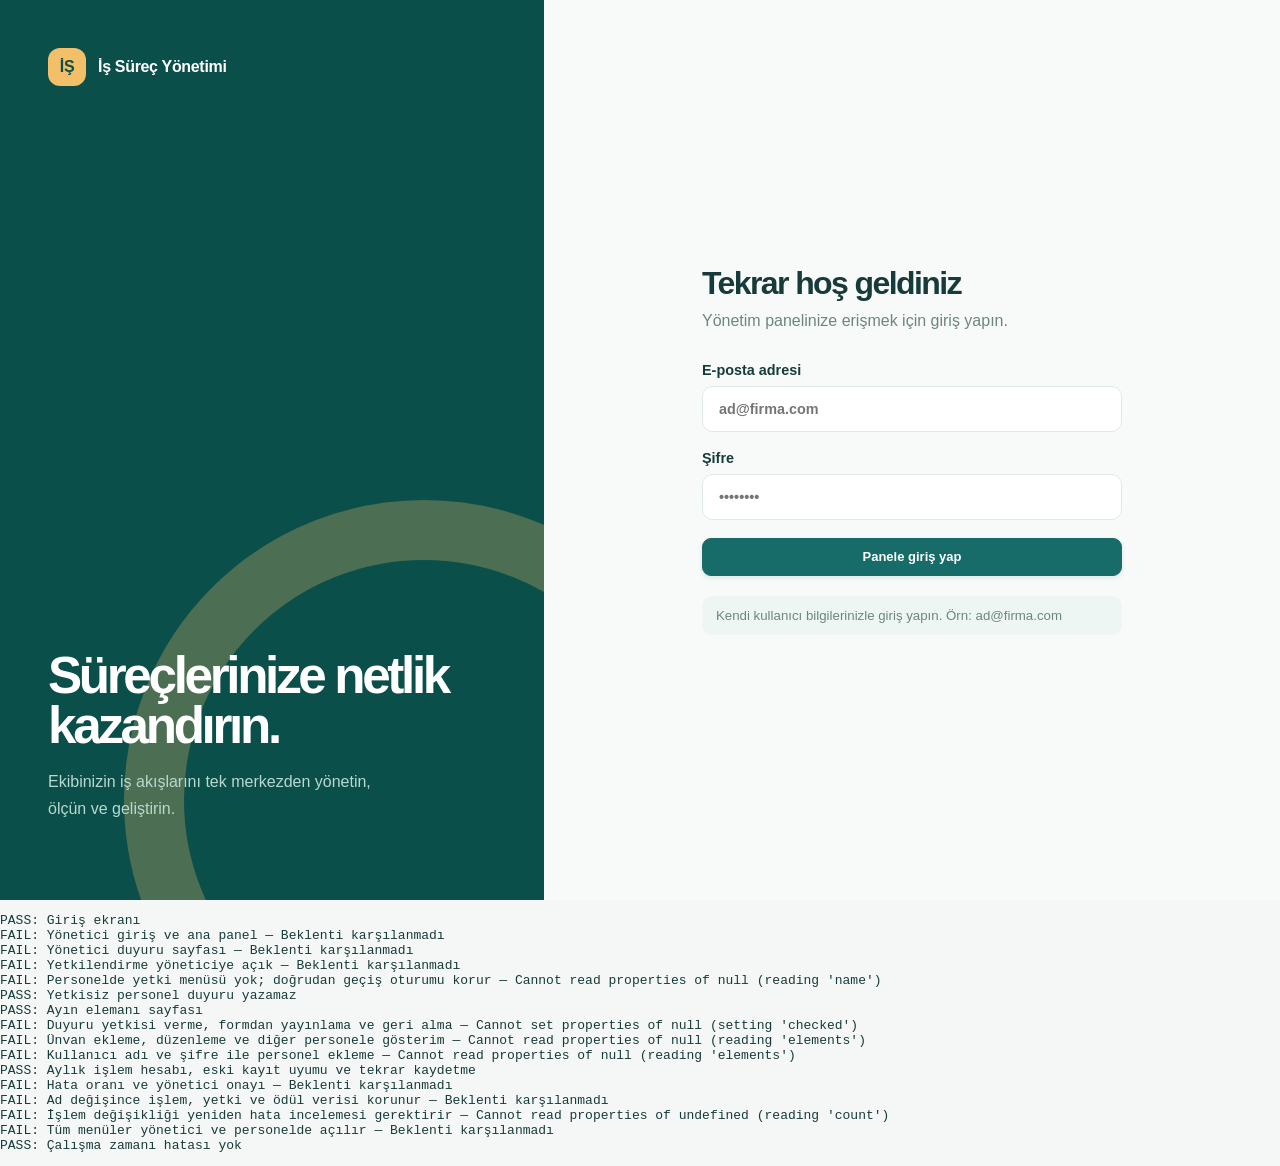
<file: tests/browser.html>
<!doctype html>
<html lang="tr"><meta charset="utf-8"><title>Uygulama testleri</title>
<link rel="stylesheet" href="../styles.css"><main id="app"></main><pre id="results">RUNNING</pre>
<script src="../community.js"></script><script src="../employee.js"></script><script src="../account.js"></script><script src="../app.js"></script>
<script>
const results = [];
const snapshot = Object.fromEntries(Object.keys(localStorage).map((key) => [key, localStorage.getItem(key)]));
const runtimeErrors = [];
window.addEventListener('error', (event) => runtimeErrors.push(event.message));
window.confirm = () => true;
window.alert = () => {};
function check(name, run) { try { run(); assert(!/Sayfa açılamadı|Sayfa yüklenirken hata oluştu/.test(app.textContent), 'Sayfa hata ekranına düştü'); results.push('PASS: ' + name); } catch (err) { results.push('FAIL: ' + name + ' — ' + err.message); } }
function assert(value, message) { if (!value) throw new Error(message || 'Beklenti karşılanmadı'); }
function login(index) {
  renderLogin();
  const form = document.querySelector('#login-form');
  form.elements.email.value = users[index].email;
  form.elements.password.value = users[index].password;
  form.requestSubmit();
}
check('Giriş ekranı', () => assert(document.querySelector('#login-form')));
check('Yönetici giriş ve ana panel', () => {
  login(0); assert(currentUser && isAdminUser());
  assert(document.querySelector('.app-shell'));
  assert(!app.textContent.includes('hata oluştu'), app.textContent);
});
check('Yönetici duyuru sayfası', () => { renderDashboard('Duyurular'); assert(document.querySelector('#announcement-form')); });
check('Yetkilendirme yöneticiye açık', () => { renderDashboard('Yetkilendirme'); assert(document.querySelector('#perm-form')); });
check('Personelde yetki menüsü yok; doğrudan geçiş oturumu korur', () => {
  login(1); assert(!document.querySelector('[data-page="Yetkilendirme"]'));
  renderDashboard('Yetkilendirme'); assert(currentUser.name === users[1].name);
  assert(!document.querySelector('#perm-form')); assert(document.querySelector('.app-shell'));
});
check('Yetkisiz personel duyuru yazamaz', () => { renderDashboard('Duyurular'); assert(!document.querySelector('#announcement-form')); assert(!publishAnnouncement('Test', 'Test')); });
check('Ayın elemanı sayfası', () => { renderDashboard('Ayın Elemanı'); assert(!app.textContent.includes('hata oluştu'), app.textContent); });
check('Duyuru yetkisi verme, formdan yayınlama ve geri alma', () => {
  login(0); renderDashboard('Yetkilendirme');
  const input = document.querySelector('[data-announcement-permission="Mehmet Kaya"]');
  input.checked = true; input.dispatchEvent(new Event('change'));
  login(1); renderDashboard('Duyurular');
  const form = document.querySelector('#announcement-form'); assert(form);
  form.elements.title.value = 'Toplantı'; form.elements.body.value = 'Yarın saat 10.00'; form.requestSubmit();
  assert(app.textContent.includes('Yarın saat 10.00'));
  assert(!setAnnouncementPermission('Elif Demir', true));
  assert(!renderAccessMatrixContent().includes('id="perm-form"'));
  login(0); assert(setAnnouncementPermission('Mehmet Kaya', false));
  login(1); assert(!publishAnnouncement('Başlık', 'Metin'));
});
check('Ünvan ekleme, düzenleme ve diğer personele gösterim', () => {
  login(0); renderDashboard('Personel Yönetimi');
  const form = document.querySelector('#staff-form');
  form.elements.staffName.value = 'Test Personeli'; form.elements.staffTitle.value = 'Operasyon Uzmanı'; form.requestSubmit();
  assert(getStaffTitle('Test Personeli') === 'Operasyon Uzmanı');
  document.querySelector('[data-edit-staff="Mehmet Kaya"]').click();
  const edit = document.querySelector('#staff-edit-form'); edit.elements.staffTitle.value = 'Yönetici'; edit.requestSubmit();
  assert(getAccess()['Mehmet Kaya'].length === 2, 'Ünvan düzenleme erişimi silmemeli');
  login(1); assert(!isAdminUser(), 'Ünvan rol değildir'); renderDashboard('Personel Yönetimi');
  assert(!document.querySelector('#staff-form')); assert(app.textContent.includes('Operasyon Uzmanı'));
});
check('Kullanıcı adı ve şifre ile personel ekleme', () => {
  login(0); renderDashboard('Personel Yönetimi');
  const form = document.querySelector('#staff-form');
  const testEmail = 'yeni.personel@test.com';
  form.elements.staffName.value = 'Yeni Personel';
  form.elements.staffTitle.value = 'Proje Koordinatörü';
  form.elements.staffEmail.value = testEmail;
  form.elements.staffPassword.value = 'GüvenliSifre123';
  form.elements.staffPasswordRepeat.value = 'GüvenliSifre123';
  form.requestSubmit();

  // Personelin eklendiğini doğrula
  const staffList = getStaff();
  assert(staffList.includes('Yeni Personel'), 'Personel listesine eklenmeli');
  assert(getStaffTitle('Yeni Personel') === 'Proje Koordinatörü', 'Ünvan kaydedilmeli');

  // Kullanıcı listesine eklendiğini doğrula
  const user = users.find(u => u.email === testEmail);
  assert(user, 'Kullanıcı listesine eklendi olmalı');
  assert(user.name === 'Yeni Personel', 'Kullanıcı adı doğru olmalı');

  // Şifre deposunda hesap oluştuğunu doğrula (localStorage üzerinden)
  const passwordRaw = localStorage.getItem('isSurecPasswordsV1');
  const records = passwordRaw ? JSON.parse(passwordRaw) : {};
  assert(records[testEmail], 'Şifre deposuna kayıt eklendi olmalı');
  assert(records[testEmail].algorithm === 'PBKDF2-SHA256', 'Şifre algoritması doğru olmalı');
  assert(/^[a-f0-9]{32}$/.test(records[testEmail].salt), 'Salt değeri doğru formatta olmalı');
  assert(/^[a-f0-9]{64}$/.test(records[testEmail].hash), 'Hash değeri doğru formatta olmalı');
});
const month = currentMonth();
check('Aylık işlem hesabı, eski kayıt uyumu ve tekrar kaydetme', () => {
  const store = {};
  store[`Mehmet Kaya || Firma || ${month}-01`] = { tasks: [true, true], tasksByName: { A: true, B: false } };
  store[`Mehmet Kaya || Firma || ${month}-02`] = { tasks: [true, true] };
  store[`Elif Demir || Firma || ${month}-01`] = { tasksByName: { A: true } };
  store['Mehmet Kaya || Firma || 2000-01-01'] = { tasks: [true, true] };
  saveWorkStore(store); saveWorkStore(store);
  assert(getMonthlyPerformance(month)[0].count === 3);
  assert(!getMonthlyPerformance(month)[0].reviewed);
  assert(!loadCommunity(EMPLOYEE_KEY)[month], 'Onaysız otomatik seçim yapılmamalı');
});
check('Hata oranı ve yönetici onayı', () => {
  assert(!saveErrorReview(month, 'Mehmet Kaya', 1)); assert(!approveEmployee(month, 'Mehmet Kaya'));
  login(0);
  assert(!saveErrorReview(month, 'Mehmet Kaya', -1)); assert(!saveErrorReview(month, 'Mehmet Kaya', 4));
  assert(!saveErrorReview(month, 'Mehmet Kaya', 1.5));
  assert(saveErrorReview(month, 'Elif Demir', 0)); assert(!approveEmployee(month, 'Elif Demir'));
  renderDashboard('Ayın Elemanı');
  const form = document.querySelector('[data-error-review="Mehmet Kaya"]');
  form.elements.errors.value = '1'; form.requestSubmit();
  assert(Math.abs(getMonthlyPerformance(month)[0].rate - 100 / 3) < .001);
  document.querySelector('[data-approve-employee="Mehmet Kaya"]').click();
  assert(loadCommunity(EMPLOYEE_KEY)[month].staff === 'Mehmet Kaya');
  login(2); assert(document.querySelector('.is-awarded')); renderDashboard('Ayın Elemanı');
  assert(!document.querySelector('[data-error-review]')); assert(!document.querySelector('[data-approve-employee]'));
});
check('Ad değişince işlem, yetki ve ödül verisi korunur', () => {
  login(0); assert(setAnnouncementPermission('Mehmet Kaya', true));
  renderDashboard('Personel Yönetimi'); document.querySelector('[data-edit-staff="Mehmet Kaya"]').click();
  const form = document.querySelector('#staff-edit-form'); form.elements.newName.value = 'Mehmet Yeni'; form.requestSubmit();
  assert(getMonthlyPerformance(month)[0].staff === 'Mehmet Yeni');
  assert(getMonthlyPerformance(month)[0].count === 3);
  assert(loadCommunity(EMPLOYEE_KEY)[month].staff === 'Mehmet Yeni');
  login(1); assert(currentUser.name === 'Mehmet Yeni'); assert(canPublishAnnouncement());
});
check('İşlem değişikliği yeniden hata incelemesi gerektirir', () => {
  const store = loadWorkStore(); store[`Mehmet Yeni || Firma || ${month}-03`] = { tasks: [true] }; saveWorkStore(store);
  assert(!getMonthlyPerformance(month)[0].reviewed);
  login(0); assert(!approveEmployee(month, 'Mehmet Yeni'));
  assert(loadCommunity(EMPLOYEE_KEY)[month].count === 3, 'Yayınlanan onay anlık görüntüsü korunmalı');
});
check('Tüm menüler yönetici ve personelde açılır', () => {
  for (const user of [0, 2]) {
    login(user);
    for (const [, page] of menuItems) {
      renderDashboard(page); assert(document.querySelector('.app-shell'));
      assert(!/Sayfa açılamadı|Sayfa yüklenirken hata oluştu/.test(app.textContent), page);
    }
  }
});
check('Çalışma zamanı hatası yok', () => assert(runtimeErrors.length === 0, runtimeErrors.join('; ')));
Object.keys(localStorage).forEach((key) => { if (!(key in snapshot)) localStorage.removeItem(key); });
Object.entries(snapshot).forEach(([key, value]) => localStorage.setItem(key, value));
document.querySelector('#results').textContent = results.join('\n');
document.title = results.some((r) => r.startsWith('FAIL')) ? 'FAIL' : 'PASS';
</script></html>
</file>
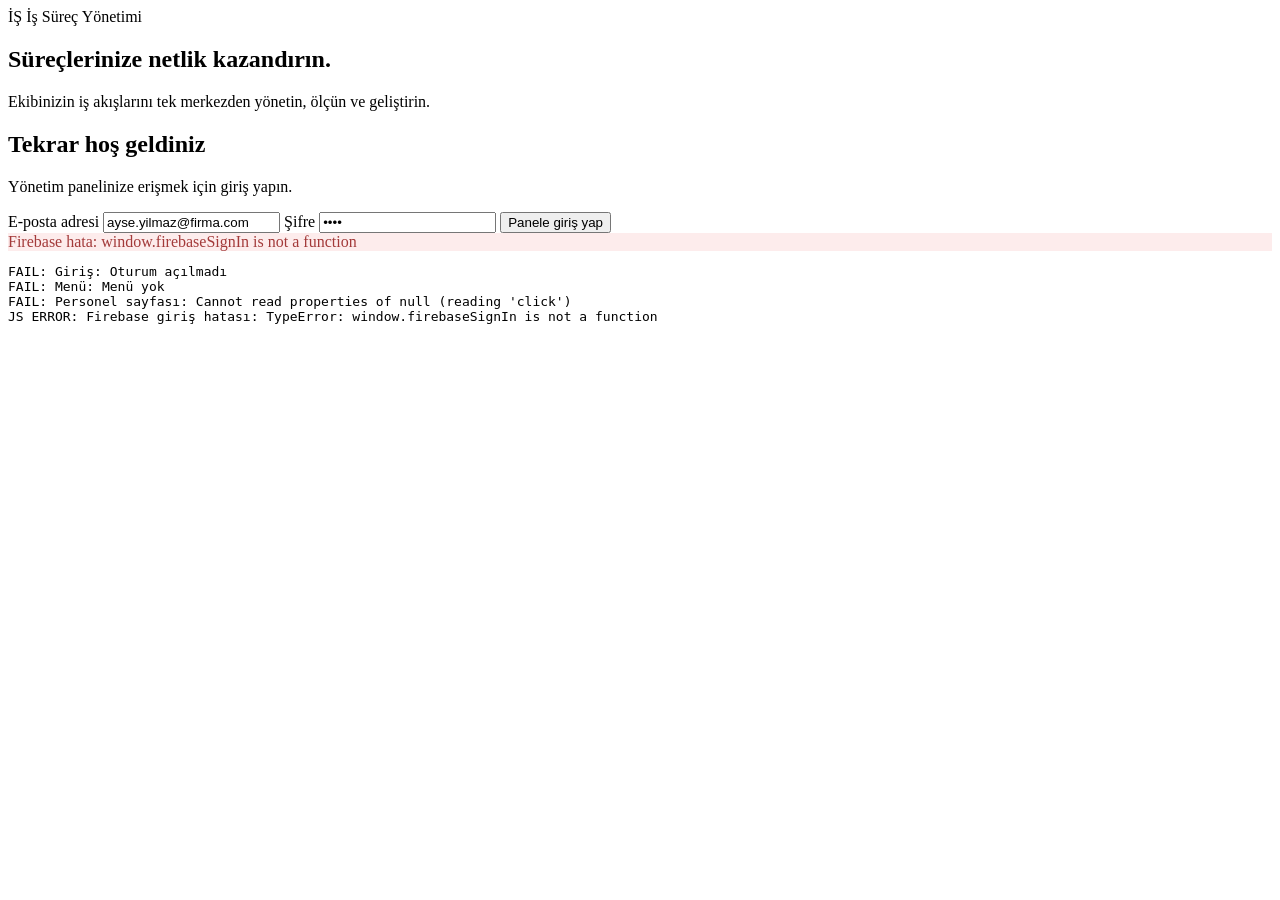
<file: tests/focused.html>
<!doctype html><html lang="tr"><meta charset="utf-8"><title>Odaklı test</title><main id="app"></main><pre id="results"></pre>
<script>window.testErrors = []; window.addEventListener('error', e => testErrors.push(e.message || 'Kaynak yüklenemedi: ' + e.target.src), true); const originalError = console.error; console.error = (...args) => { testErrors.push(args.join(' ')); originalError(...args); };</script>
<script src="../community.js"></script><script src="../employee.js"></script><script src="../account.js"></script><script src="../app.js"></script>
<script>
const output = [];
function step(name, run) { try { run(); const error = document.querySelector('.permission-empty'); if (error && /hata oluştu|Sayfa açılamadı/.test(error.textContent)) throw Error(error.textContent); output.push('PASS: ' + name); } catch(e) { output.push('FAIL: ' + name + ': ' + e.message); } }
step('Giriş', () => { const form = document.querySelector('#login-form'); form.elements.email.value = 'ayse.yilmaz@firma.com'; form.elements.password.value = '1234'; form.requestSubmit(); if (!currentUser) throw Error('Oturum açılmadı'); });
step('Menü', () => { if (!document.querySelector('.nav')) throw Error('Menü yok'); });
step('Personel sayfası', () => { document.querySelector('[data-page="Personel Yönetimi"]').click(); if (!document.querySelector('#staff-form')) throw Error('Personel formu yok'); });
document.querySelector('#results').textContent = output.concat(testErrors.map(e => 'JS ERROR: ' + e)).join('\n');
</script></html>
</file>
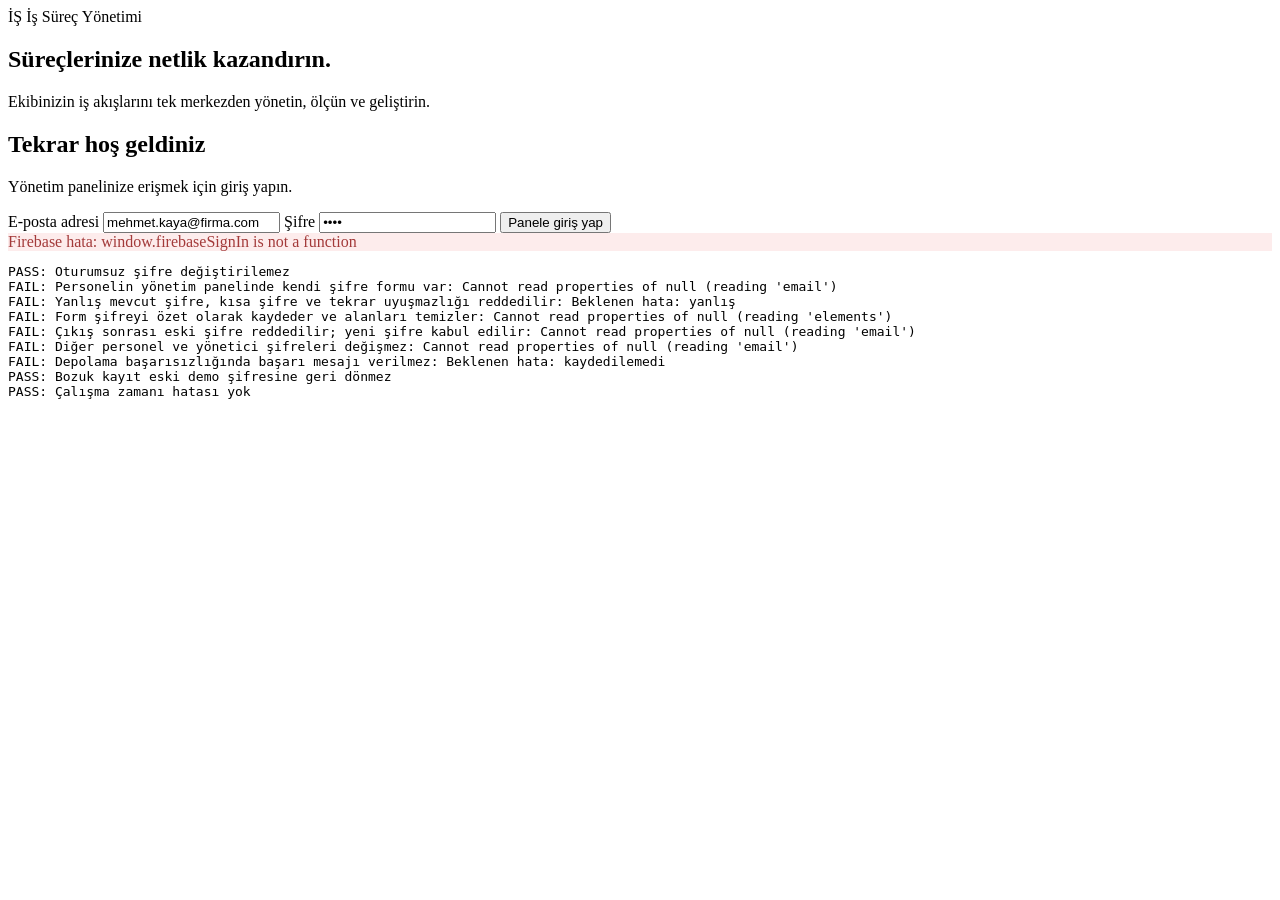
<file: tests/password.html>
<!doctype html><html lang="tr"><meta charset="utf-8"><title>Şifre testleri</title>
<main id="app"></main><pre id="results">RUNNING</pre>
<script src="../community.js"></script><script src="../employee.js"></script><script src="../account.js"></script><script src="../app.js"></script>
<script>
(async () => {
  const before = localStorage.getItem(PASSWORD_STORAGE_KEY);
  const results = [];
  const errors = [];
  window.addEventListener('error', (e) => errors.push(e.message));
  function assert(value, message = 'Beklenti karşılanmadı') { if (!value) throw Error(message); }
  async function check(name, run) { try { await run(); results.push('PASS: ' + name); } catch (e) { results.push('FAIL: ' + name + ': ' + e.message); } }
  async function rejected(run, text) { let error; try { await run(); } catch (e) { error = e; } assert(error && error.message.includes(text), 'Beklenen hata: ' + text); }
  async function waitFor(test) { for (let i = 0; i < 2000; i++) { if (test()) return; await new Promise(resolve => setTimeout(resolve, 10)); } throw Error('İşlem zaman aşımı'); }
  async function login(index, password) {
    renderLogin(); const form = document.querySelector('#login-form');
    form.elements.email.value = users[index].email; form.elements.password.value = password;
    form.requestSubmit(); await waitFor(() => !form.querySelector('button').disabled);
  }
  try {
    localStorage.removeItem(PASSWORD_STORAGE_KEY);
    await check('Oturumsuz şifre değiştirilemez', async () => {
      renderLogin(); await rejected(() => changeOwnPassword('1234', 'YeniSifre2026', 'YeniSifre2026'), 'giriş yapın');
    });
    await check('Personelin yönetim panelinde kendi şifre formu var', async () => {
      await login(1, '1234'); assert(currentUser.email === users[1].email); assert(document.querySelector('#password-form'));
      assert(!document.querySelector('#password-form select')); assert(!currentUser.password);
    });
    await check('Yanlış mevcut şifre, kısa şifre ve tekrar uyuşmazlığı reddedilir', async () => {
      await rejected(() => changeOwnPassword('yanlış', 'YeniSifre2026', 'YeniSifre2026'), 'yanlış');
      await rejected(() => changeOwnPassword('1234', 'kısa', 'kısa'), '8–128');
      await rejected(() => changeOwnPassword('1234', 'YeniSifre2026', 'FarkliSifre'), 'eşleşmiyor');
      assert(localStorage.getItem(PASSWORD_STORAGE_KEY) === null);
    });
    await check('Form şifreyi özet olarak kaydeder ve alanları temizler', async () => {
      const form = document.querySelector('#password-form');
      form.elements.currentPassword.value = '1234'; form.elements.newPassword.value = 'YeniSifre2026'; form.elements.repeatPassword.value = 'YeniSifre2026';
      form.requestSubmit(); await waitFor(() => !form.querySelector('button').disabled);
      assert(document.querySelector('#password-status').textContent.includes('✓'));
      assert(form.elements.newPassword.value === ''); assert(currentUser.email === users[1].email);
      const raw = localStorage.getItem(PASSWORD_STORAGE_KEY); assert(!raw.includes('YeniSifre2026'));
      const records = JSON.parse(raw); assert(Object.keys(records).length === 1); assert(records[users[1].email].salt.length === 32);
    });
    await check('Çıkış sonrası eski şifre reddedilir; yeni şifre kabul edilir', async () => {
      await login(1, '1234'); assert(currentUser === null);
      await login(1, 'YeniSifre2026'); assert(currentUser.email === users[1].email);
      await rejected(() => changeOwnPassword('YeniSifre2026', 'YeniSifre2026', 'YeniSifre2026'), 'farklı');
    });
    await check('Diğer personel ve yönetici şifreleri değişmez', async () => {
      await login(2, '1234'); assert(currentUser.email === users[2].email);
      await login(0, '1234'); assert(isAdminUser()); assert(document.querySelector('#password-form'));
    });
    await check('Depolama başarısızlığında başarı mesajı verilmez', async () => {
      const original = Storage.prototype.setItem;
      Storage.prototype.setItem = function(key, value) { if (key === PASSWORD_STORAGE_KEY) throw Error('Quota'); return original.call(this, key, value); };
      try { await rejected(() => changeOwnPassword('1234', 'Yonetici2026', 'Yonetici2026'), 'kaydedilemedi'); }
      finally { Storage.prototype.setItem = original; }
      assert(await verifyAccountPassword(users[0], '1234'));
    });
    await check('Bozuk kayıt eski demo şifresine geri dönmez', async () => {
      const valid = localStorage.getItem(PASSWORD_STORAGE_KEY);
      localStorage.setItem(PASSWORD_STORAGE_KEY, '{');
      await login(1, '1234'); assert(currentUser === null);
      localStorage.setItem(PASSWORD_STORAGE_KEY, valid);
    });
    await check('Çalışma zamanı hatası yok', () => assert(errors.length === 0, errors.join('; ')));
  } finally {
    if (before === null) localStorage.removeItem(PASSWORD_STORAGE_KEY); else localStorage.setItem(PASSWORD_STORAGE_KEY, before);
    document.querySelector('#results').textContent = results.join('\n');
    document.title = results.some(r => r.startsWith('FAIL')) ? 'FAIL' : 'PASS';
  }
})();
</script></html>
</file>
<file: styles.css>
:root {
  font-family: 'DM Sans', sans-serif;
  color: #173b3a;
  background: #f4f7f5;
  font-synthesis: none;
  --ink: #173b3a;
  --muted: #6d8581;
  --teal: #0f766e;
  --teal-dark: #095e59;
  --mint: #d9f1e9;
  --line: #e0ebe7;
  --white: #ffffff;
  --amber: #d88935;
}

* { box-sizing: border-box; }
body { margin: 0; min-width: 320px; min-height: 100vh; background: #f4f7f5; }
button, input { font: inherit; }
button { cursor: pointer; }

.login-shell { min-height: 100vh; display: grid; grid-template-columns: minmax(300px, 0.85fr) 1.15fr; background: #f7faf8; }
.login-art { position: relative; overflow: hidden; padding: 48px; color: white; background: #0b4f4a; }
.login-art:after { content: ''; position: absolute; width: 480px; height: 480px; right: -180px; bottom: -200px; border: 60px solid rgba(243, 191, 104, .28); border-radius: 50%; }
.brand { position: relative; z-index: 1; display: flex; align-items: center; gap: 12px; font-weight: 700; letter-spacing: -.02em; }
.brand-mark { display: grid; place-items: center; width: 38px; height: 38px; border-radius: 12px; background: #f3bf68; color: #0b4f4a; font-weight: 800; }
.art-copy { position: absolute; z-index: 1; left: 48px; right: 48px; bottom: 78px; }
.art-copy h1 { max-width: 430px; margin: 0 0 18px; font: 800 clamp(2.2rem, 4vw, 4.3rem)/.98 Manrope, sans-serif; letter-spacing: -.065em; }
.art-copy p { max-width: 360px; margin: 0; color: #b9d8d0; line-height: 1.65; }
.login-panel { display: grid; place-items: center; padding: 36px 24px; }
.login-card { width: min(100%, 420px); }
.login-card h2 { margin: 0 0 10px; font: 800 2rem Manrope, sans-serif; letter-spacing: -.05em; }
.login-card > p { margin: 0 0 32px; color: var(--muted); }
.field { display: grid; gap: 8px; margin-bottom: 18px; color: var(--ink); font-size: .9rem; font-weight: 600; }
.field input { width: 100%; padding: 14px 16px; border: 1px solid var(--line); border-radius: 10px; outline: none; background: white; color: var(--ink); }
.field input:focus { border-color: var(--teal); box-shadow: 0 0 0 3px rgba(15,118,110,.12); }
.primary-btn { width: 100%; border: 0; border-radius: 10px; padding: 15px 18px; background: var(--teal); color: white; font-weight: 700; transition: background .2s, transform .2s; }
.primary-btn:hover { background: var(--teal-dark); transform: translateY(-1px); }
.demo-note { margin-top: 20px; padding: 12px 14px; border-radius: 10px; background: #eef6f3; color: var(--muted); font-size: .83rem; }

.app-shell { min-height: 100vh; display: grid; grid-template-columns: 260px minmax(0, 1fr); }
.sidebar { display: flex; flex-direction: column; padding: 25px 16px 18px; background: #103f3c; color: #bdd6d0; }
.sidebar .brand { padding: 0 12px 34px; color: white; }
.sidebar .brand-mark { background: #f3bf68; }
.nav-label { margin: 0 12px 12px; color: #719690; font-size: .68rem; font-weight: 700; letter-spacing: .12em; text-transform: uppercase; }
.nav { display: grid; gap: 4px; }
.nav-item { display: flex; align-items: center; gap: 12px; width: 100%; padding: 11px 12px; border: 0; border-radius: 8px; background: transparent; color: inherit; text-align: left; font-size: .88rem; }
.nav-item:hover, .nav-item.active { background: rgba(255,255,255,.1); color: white; }
.nav-icon { width: 20px; text-align: center; font-size: 1rem; }
.sidebar-footer { margin-top: auto; padding-top: 18px; border-top: 1px solid rgba(255,255,255,.1); }
.profile { display: flex; align-items: center; gap: 10px; padding: 9px 10px; }
.avatar { display: grid; place-items: center; width: 34px; height: 34px; border-radius: 50%; background: #d3eee5; color: var(--teal-dark); font-size: .78rem; font-weight: 700; }
.profile-avatar-img { width: 34px; height: 34px; border-radius: 50%; object-fit: cover; display: block; }
.profile { display: flex; align-items: center; gap: 10px; padding: 9px 10px; }
.profile > div { display: flex; align-items: center; gap: 10px; }
.profile-actions { display: flex; gap: 6px; margin-left: 6px; }
.profile-upload-btn { background: transparent; color: #9ec3bb; border: 0; font: inherit; cursor: pointer; padding: 6px 8px; border-radius: 6px; font-size: .72rem; font-weight: 600; }
.profile-upload-btn:hover { background: rgba(156,195,187,.18); color: white; }
.profile-remove-btn { background: transparent; color: #9ec3bb; border: 0; font: inherit; cursor: pointer; padding: 6px 8px; border-radius: 6px; font-size: .72rem; font-weight: 600; }
.profile-remove-btn:hover { background: rgba(181,68,60,.14); color: #e7a9a5; }
.profile small { display: block; margin-top: 2px; color: #7ba49d; font-size: .7rem; }
.logout { width: 100%; margin-top: 10px; padding: 9px 10px; border: 0; background: transparent; color: #9ec3bb; text-align: left; font-size: .82rem; }
.logout:hover { color: white; }
.content { min-width: 0; padding: 28px clamp(22px, 4vw, 58px); }
.topbar { display: flex; justify-content: space-between; align-items: center; gap: 18px; margin-bottom: 42px; }
.mobile-menu { display: none; border: 0; background: transparent; color: var(--ink); font-size: 1.4rem; }
.breadcrumb { color: var(--muted); font-size: .8rem; }
.breadcrumb strong { color: var(--ink); }
.top-actions { display: flex; align-items: center; gap: 14px; }
.notification { border: 0; background: transparent; color: var(--muted); font-size: 1.2rem; }
.date-chip { padding: 9px 12px; border: 1px solid var(--line); border-radius: 8px; background: white; color: var(--muted); font-size: .78rem; }
.page-heading { display: flex; align-items: end; justify-content: space-between; gap: 20px; margin-bottom: 30px; }
.page-heading h1 { margin: 0 0 7px; font: 800 clamp(1.7rem, 3vw, 2.55rem)/1 Manrope, sans-serif; letter-spacing: -.06em; }
.page-heading p { margin: 0; color: var(--muted); }
.period-select { padding: 11px 14px; border: 1px solid var(--line); border-radius: 8px; background: white; color: var(--ink); }
.stats-grid { display: grid; grid-template-columns: repeat(4, 1fr); gap: 16px; margin-bottom: 28px; }
.stat-card { padding: 20px; border: 1px solid var(--line); border-radius: 12px; background: white; }
.stat-top { display: flex; justify-content: space-between; color: var(--muted); font-size: .78rem; }
.stat-icon { display: grid; place-items: center; width: 32px; height: 32px; border-radius: 8px; background: var(--mint); color: var(--teal); }
.stat-number { margin: 14px 0 7px; font: 800 1.8rem Manrope, sans-serif; letter-spacing: -.05em; }
.stat-change { color: var(--teal); font-size: .75rem; font-weight: 600; }
.dashboard-grid { display: grid; grid-template-columns: minmax(0, 1.35fr) minmax(270px, .65fr); gap: 22px; }
.panel { border: 1px solid var(--line); border-radius: 12px; background: white; }
.panel-header { display: flex; justify-content: space-between; align-items: center; padding: 20px 22px; border-bottom: 1px solid var(--line); }
.panel-header h2 { margin: 0; font-size: 1rem; }
.panel-link { border: 0; background: transparent; color: var(--teal); font-size: .78rem; font-weight: 700; }
.activity-list { padding: 7px 22px 13px; }
.activity { display: flex; gap: 13px; padding: 14px 0; border-bottom: 1px solid #edf2ef; }
.activity:last-child { border-bottom: 0; }
.activity-dot { flex: none; width: 9px; height: 9px; margin-top: 5px; border-radius: 50%; background: var(--teal); }
.activity p { margin: 0 0 4px; font-size: .86rem; }
.activity small { color: var(--muted); font-size: .72rem; }
.progress-panel { padding-bottom: 18px; }
.progress-row { padding: 18px 22px 0; }
.progress-label { display: flex; justify-content: space-between; margin-bottom: 8px; font-size: .8rem; }
.progress-label span { color: var(--muted); }
.progress-bar { height: 7px; border-radius: 20px; background: #e6f0ec; overflow: hidden; }
.progress-bar i { display: block; height: 100%; border-radius: inherit; background: var(--teal); }
.access-badge { padding: 8px 12px; border-radius: 20px; background: var(--mint); color: var(--teal-dark); font-size: .75rem; font-weight: 700; }
.panel-subtitle { margin: 5px 0 0; color: var(--muted); font-size: .78rem; font-weight: 400; }
.access-setup { margin-bottom: 22px; }
.access-form { display: grid; grid-template-columns: 1.35fr 1fr 1fr auto; gap: 16px; align-items: end; padding: 20px 22px 22px; }
.access-form .field { margin: 0; }
.access-form select, .access-form input[type='date'] { width: 100%; padding: 12px 13px; border: 1px solid var(--line); border-radius: 8px; background: white; color: var(--ink); }
.staff-picker { grid-column: 1 / -1; padding-top: 3px; }
.field-title { display: block; margin-bottom: 10px; font-size: .82rem; font-weight: 700; }
.staff-options { display: flex; flex-wrap: wrap; gap: 8px; }
.staff-option { display: flex; align-items: center; gap: 8px; padding: 9px 11px; border: 1px solid var(--line); border-radius: 8px; color: var(--ink); font-size: .78rem; cursor: pointer; }
.staff-option:has(input:checked) { border-color: var(--teal); background: #eff9f5; }
.staff-option input { accent-color: var(--teal); }
.access-submit { width: auto; min-width: 155px; }
.matrix-panel { overflow: hidden; }
.matrix-scroll { overflow-x: auto; }
.access-matrix { width: 100%; min-width: 740px; border-collapse: collapse; font-size: .78rem; }
.access-matrix th, .access-matrix td { height: 49px; padding: 9px 16px; border-bottom: 1px solid var(--line); border-right: 1px solid var(--line); text-align: center; white-space: nowrap; }
.access-matrix thead th { background: #f3f8f6; color: var(--ink); font-size: .75rem; font-weight: 700; }
.access-matrix thead th:first-child, .access-matrix tbody th { position: sticky; left: 0; z-index: 1; background: white; text-align: left; }
.access-matrix thead th:first-child { z-index: 2; background: #f3f8f6; }
.access-matrix tbody tr:hover td, .access-matrix tbody tr:hover th { background: #f8fcfa; }
.matrix-check { display: grid; place-items: center; cursor: pointer; }
.matrix-check input { position: absolute; opacity: 0; }
.matrix-check span { display: grid; place-items: center; width: 21px; height: 21px; border: 1.5px solid #b9d1c9; border-radius: 5px; background: white; }
.matrix-check input:checked + span { border-color: var(--teal); background: var(--teal); }
.matrix-check input:checked + span:after { content: '✓'; color: white; font-size: .8rem; font-weight: 700; }
.matrix-empty { padding: 28px !important; color: var(--muted); text-align: left !important; }
.work-filter { margin-bottom: 22px; }
.work-form { display: grid; grid-template-columns: 1.1fr 1.4fr 1fr 1fr auto; gap: 16px; align-items: end; padding: 20px 22px 22px; }
.work-form .field { margin: 0; }
.work-form select, .work-form input[type='date'] { width: 100%; padding: 12px 13px; border: 1px solid var(--line); border-radius: 8px; background: white; color: var(--ink); }
.work-form .date-input-block { display: flex; align-items: flex-start; gap: 4px; }
.work-form .date-input-block > .field { flex: 1; margin: 0; }
.work-form .date-input-block input[type='date'] { width: 100%; padding: 12px 13px; border: 1px solid var(--line); border-radius: 8px; background: white; color: var(--ink); }
.work-submit { width: auto; min-width: 155px; }
.task-counter { padding: 7px 10px; border-radius: 7px; background: #f1f7f4; color: var(--teal); font-size: .76rem; font-weight: 700; }
.task-content { padding: 8px 22px 18px; }
#dash-task-content { max-height: 340px; overflow-y: auto; }
.task-row { display: flex; align-items: flex-start; gap: 14px; padding: 14px 4px; border-bottom: 1px solid #edf2ef; cursor: pointer; }
.task-row:last-child { border-bottom: 0; }
@media (max-width: 760px) { .work-form { grid-template-columns: 1fr; } .work-form .date-input-block { flex-direction: column; gap: 4px; } }
.task-row:last-child { border-bottom: 0; }
.task-check { position: absolute; opacity: 0; }
.task-box { display: grid; place-items: center; flex: none; width: 24px; height: 24px; border: 1.5px solid #b9d1c9; border-radius: 6px; background: white; }
.task-check:checked + .task-box { border-color: var(--teal); background: var(--teal); }
.task-check:checked + .task-box:after { content: '✓'; color: white; font-size: .85rem; font-weight: 700; }
.task-name { display: grid; gap: 4px; font-size: .88rem; }
.task-name small { color: var(--muted); font-size: .74rem; }
.task-check:checked ~ .task-name strong { color: var(--muted); text-decoration: line-through; }
.permission-empty { display: flex; align-items: center; gap: 14px; margin: 10px 0; padding: 22px; border: 1px solid #f0d9be; border-radius: 10px; background: #fff9f0; color: #885b28; }
.permission-empty p { margin: 5px 0 0; color: #a77843; font-size: .78rem; }
.permission-icon { display: grid; place-items: center; flex: none; width: 30px; height: 30px; border-radius: 50%; background: #f3bf68; color: white; font-weight: 800; }
.nav-group .nav-submenu { display: none; padding-left: 12px; }
.nav-group.is-open .nav-submenu { display: grid; gap: 4px; }
.nav-child { padding-left: 14px; font-size: .84rem; opacity: .92; }
.nav-caret { margin-left: auto; font-size: .75rem; }
.save-row { display: flex; align-items: center; justify-content: space-between; gap: 12px; padding: 0 22px 18px; }
.save-btn { width: auto; min-width: 140px; }
.save-status { font-size: .8rem; color: var(--muted); }
.save-status.is-ok { color: var(--teal-dark); font-weight: 600; }
.note-text-field textarea { width: 100%; min-height: 130px; padding: 12px 13px; border: 1px solid var(--line); border-radius: 8px; background: white; color: var(--ink); font: inherit; resize: vertical; }
.note-text-field textarea:focus { border-color: var(--teal); box-shadow: 0 0 0 3px rgba(15,118,110,.12); outline: none; }
.field-hint { color: var(--muted); font-size: .74rem; font-weight: 500; }
.note-body { white-space: pre-wrap; word-break: break-word; font-size: .88rem; }
.note-img { max-width: 260px; max-height: 190px; border-radius: 8px; border: 1px solid var(--line); display: block; margin-top: 8px; }
.calc-panel { margin-bottom: 22px; }
.calc { padding: 6px 22px 20px; }
.calc-history { min-height: 22px; text-align: right; color: var(--muted); font-size: .8rem; }
.calc-display { width: 100%; padding: 14px 16px; margin: 4px 0 12px; border: 1px solid var(--line); border-radius: 10px; background: #0f2b29; color: #fff; font-size: 1.5rem; font-weight: 800; text-align: right; }
.calc-grid { display: grid; grid-template-columns: repeat(4, 1fr); gap: 8px; }
.calc-btn { border: 1px solid var(--line); background: white; border-radius: 10px; padding: 13px 0; font-size: 1.05rem; font-weight: 700; color: var(--ink); }
.calc-btn:hover { background: #eef6f3; }
.calc-op { background: #fdf3e3; border-color: #f0d9be; color: #885b28; }
.calc-fn { background: #f1f7f4; color: var(--teal-dark); }
.calc-eq { background: var(--teal); border-color: var(--teal); color: white; }
.calc-zero { grid-column: span 1; }
.notes-layout { display: grid; grid-template-columns: minmax(0, 1.15fr) minmax(0, .85fr); gap: 20px; align-items: start; margin-bottom: 4px; }
.note-form { display: grid; grid-template-columns: minmax(0, 1fr) 240px; gap: 14px; padding: 4px 22px 14px; }
.note-form .note-text-field { grid-column: 1 / -1; }
.note-save-cell { display: flex; flex-direction: column; gap: 10px; }
.note-preview { max-width: 100%; max-height: 190px; border: 1px solid var(--line); border-radius: 8px; display: block; }
.note-form-grid { grid-template-columns: 1fr 300px; }
.note-form-grid .note-text-field { grid-column: 1 / -1; }
.company-form-grid { grid-template-columns: 1fr auto; }
.access-matrix select { width: 100%; max-width: 230px; padding: 8px 10px; border: 1px solid var(--line); border-radius: 8px; background: white; color: var(--ink); font-size: .8rem; }
@media (max-width: 900px) { .stats-grid { grid-template-columns: repeat(2, 1fr); } .dashboard-grid { grid-template-columns: 1fr; } }
@media (max-width: 900px) { .access-form { grid-template-columns: 1fr 1fr; } .access-submit { width: 100%; } }
@media (max-width: 1024px) { .notes-layout { grid-template-columns: 1fr; } }
@media (max-width: 900px) { .note-form { grid-template-columns: 1fr; } }
@media (max-width: 680px) { .note-form { grid-template-columns: 1fr; } .note-preview { max-height: 150px; } }
@media (max-width: 680px) { .app-shell { display: block; } .sidebar { position: fixed; z-index: 5; inset: 0 auto 0 0; width: 260px; transform: translateX(-100%); transition: transform .25s; } .sidebar.open { transform: translateX(0); box-shadow: 16px 0 40px rgba(0,0,0,.18); } .mobile-menu { display: block; } .content { padding: 20px 16px 30px; } .topbar { margin-bottom: 28px; } .date-chip { display: none; } .page-heading { align-items: start; flex-direction: column; } .stats-grid { gap: 10px; } .stat-card { padding: 14px; } .stat-number { font-size: 1.45rem; } .login-shell { display: block; } .login-art { min-height: 245px; padding: 28px 24px; } .art-copy { left: 24px; bottom: 26px; } .art-copy h1 { font-size: 2.25rem; } .art-copy p { display: none; } .login-panel { padding: 38px 24px; } .access-form, .work-form { grid-template-columns: 1fr; } .staff-picker { grid-column: auto; } .access-badge { align-self: flex-start; } .work-submit { width: 100%; } }

/* Ortak duyuru alanı ve yönetici onaylı ayın elemanı. */
.staff-identity { display: inline-flex; flex-direction: column; gap: 5px; overflow-wrap: anywhere; }
.staff-identity small { color: var(--muted); font-size: .78rem; font-weight: 500; }
.community-form { grid-template-columns: minmax(0, 1fr) minmax(0, 1fr) auto; align-items: end; }
.community-form .field { min-width: 0; }
#announcement-form { grid-template-columns: 1fr; }
.announcement-card { padding: 18px 0; border-bottom: 1px solid var(--line); overflow-wrap: anywhere; }
.announcement-card:last-child { border-bottom: 0; }
.announcement-card h3 { margin: 0 0 10px; }
.announcement-footer { display: flex; flex-wrap: wrap; justify-content: space-between; gap: 12px; align-items: center; }
.announcement-footer > small { color: var(--muted); }
.announcement-actions { display: flex; gap: 8px; }
.announcement-actions .primary-btn { background: var(--teal); }
.announcement-actions .primary-btn[data-announcement-delete] { background: #b5443c; }
.announcement-actions .primary-btn[data-announcement-delete]:hover { background: #9a3831; }
.announcement-actions .primary-btn[data-announcement-edit-cancel] { background: var(--muted); }
.announcement-actions .primary-btn[data-announcement-edit-cancel]:hover { background: #5a706c; }
.employee-spotlight { position: relative; display: flex; flex-wrap: wrap; align-items: center; gap: 24px; overflow: hidden; padding: clamp(24px, 4vw, 42px); margin: 0 0 24px; border: 1px solid #d3b771; border-radius: 20px; background: radial-gradient(ellipse at top right, #346b5a, transparent 65%), linear-gradient(125deg, #103f3c, #192f2a); color: #fff9e9; box-shadow: 0 12px 30px #103f3c18; }
.employee-star { flex-shrink: 0; font-size: 76px; color: #ffd66f; line-height: 1.2; }
.is-awarded .employee-star { animation: star-glow 2.8s ease-in-out infinite alternate; }
.employee-copy { flex: 1 1 280px; min-width: 0; overflow-wrap: anywhere; }
.employee-eyebrow { color: #f7d68b; font-size: .75rem; font-weight: 700; letter-spacing: .12em; }
.employee-copy h2 { margin: 12px 0 6px; font: 800 clamp(1.4rem, 3vw, 2rem) Manrope, sans-serif; }
.employee-title { margin: 0 0 20px; color: #c7ddd5; }
.employee-metrics { display: flex; gap: 22px; flex-wrap: wrap; font-size: .85rem; }
.employee-metrics strong { display: block; color: #ffda81; font-size: 1.6rem; margin-bottom: 3px; }
.employee-approval { margin: 18px 0 0; color: #c1d7cc; font-size: .74rem; line-height: 1.7; }
.employee-link { border: 1px solid #8ba99a; background: #ffffff0d; color: #fff1c7; padding: 12px 16px; border-radius: 10px; }
.employee-link:hover { background: #ffffff1f; }
.employee-review { border: 1px solid var(--line); border-radius: 12px; padding: 18px; margin-bottom: 14px; }
.employee-review-heading { display: flex; align-items: center; gap: 14px; flex-wrap: wrap; }
.employee-review-heading .access-badge { margin-left: auto; }
.employee-review .work-form { padding: 16px 0; }
.rank-number { display: grid; place-items: center; width: 32px; height: 32px; border-radius: 50%; color: var(--teal); background: var(--mint); font-weight: 700; }
button:disabled { opacity: .5; cursor: not-allowed; transform: none; }
button:focus-visible, input:focus-visible { outline: 3px solid #d88935; outline-offset: 3px; }
@keyframes star-glow { from { filter: drop-shadow(0 0 5px #ffc94855); transform: scale(1); } to { filter: drop-shadow(0 0 22px #ffc948bb); transform: scale(1.07); } }
@media (prefers-reduced-motion: reduce) { .is-awarded .employee-star { animation: none; } }
@media (max-width: 900px) { .community-form { grid-template-columns: 1fr; } }
@media (max-width: 680px) { .employee-spotlight { gap: 14px; } .employee-star { font-size: 52px; } .employee-copy { flex-basis: 100%; } .employee-link { width: 100%; } }

/* ===== Modern ve kurumsal buton tasarımı ===== */

:root {
  --btn-primary: #176b68;
  --btn-primary-hover: #105653;
  --btn-text: #ffffff;
  --btn-border: #dce5e8;
}

/* Genel buton görünümü */
button,
.primary-btn,
.work-submit {
  border-radius: 9px;
  font-family: inherit;
  font-weight: 600;
  transition:
    background-color 0.2s ease,
    color 0.2s ease,
    border-color 0.2s ease,
    box-shadow 0.2s ease,
    transform 0.2s ease;
}

/* Ana işlem butonları */
.primary-btn,
.work-submit {
  background: var(--btn-primary);
  color: var(--btn-text);
  border: 1px solid var(--btn-primary);
  padding: 9px 15px;
  font-size: 13px;
  line-height: 1.35;
  cursor: pointer;
  box-shadow: 0 2px 5px rgba(23, 107, 104, 0.12);
}

/* Fare ile üzerine gelindiğinde */
.primary-btn:hover:not(:disabled),
.work-submit:hover:not(:disabled) {
  background: var(--btn-primary-hover);
  border-color: var(--btn-primary-hover);
  box-shadow: 0 4px 10px rgba(23, 107, 104, 0.2);
  transform: translateY(-1px);
}

/* Tıklama anı */
.primary-btn:active:not(:disabled),
.work-submit:active:not(:disabled) {
  transform: translateY(0);
  box-shadow: none;
}

/* Klavyeyle seçildiğinde */
button:focus-visible,
.primary-btn:focus-visible,
.work-submit:focus-visible {
  outline: 3px solid rgba(23, 107, 104, 0.25);
  outline-offset: 2px;
}

/* Devre dışı butonlar */
button:disabled,
.primary-btn:disabled,
.work-submit:disabled {
  opacity: 0.48;
  cursor: not-allowed;
  box-shadow: none;
  transform: none;
}

/* Küçük işlem butonları */
.employee-review button,
.task-content button {
  padding: 7px 11px;
  font-size: 12px;
  border-radius: 8px;
  min-height: 32px;
}

/* Form içindeki butonlar */
.work-form button,
.community-form button {
  letter-spacing: 0.1px;
}

/* Dar ekranlarda taşmayı azalt */
@media (max-width: 600px) {
  .primary-btn,
  .work-submit,
  .employee-review button,
  .task-content button {
    padding: 8px 10px;
    font-size: 12px;
    border-radius: 8px;
  }
}
/* ===== Ayın Elemanı: ödül ve başarı tasarımı ===== */

.scoring-page {
  --scoring-navy: #172d49;
  --scoring-teal: #176b68;
  --scoring-gold: #c99832;
  --scoring-border: #e6eaf0;
  --scoring-muted: #718096;
  color: #263449;
  padding-bottom: 28px;
}

.scoring-hero {
  position: relative;
  overflow: hidden;
  padding: 30px 24px 22px;
  margin-bottom: 24px;
  border-radius: 20px;
  text-align: center;
  color: #fff;
  background: linear-gradient(125deg, #172d49 0%, #244d65 58%, #176b68 100%);
  box-shadow: 0 12px 30px rgba(23, 45, 73, .16);
}

.scoring-trophy {
  font-size: 45px;
  margin-bottom: 7px;
  filter: drop-shadow(0 5px 8px rgba(0, 0, 0, .18));
  animation: scoringFloat 3s ease-in-out infinite;
}

.scoring-hero-kicker,
.scoring-eyebrow,
.scoring-winner-kicker {
  font-size: 10px;
  font-weight: 800;
  letter-spacing: 2px;
}

.scoring-hero-kicker {
  color: #f5d68b;
}

.scoring-hero h1 {
  margin: 8px 0;
  color: #fff;
  font-size: clamp(25px, 4vw, 34px);
  font-weight: 800;
}

.scoring-hero > p {
  margin: 0;
  color: #e1eaf1;
  font-size: 14px;
}

.scoring-hero-bottom {
  display: flex;
  justify-content: center;
  flex-wrap: wrap;
  gap: 10px;
  margin-top: 20px;
}

.scoring-hero-bottom span {
  padding: 7px 12px;
  border: 1px solid rgba(255, 255, 255, .19);
  border-radius: 30px;
  background: rgba(255, 255, 255, .09);
  font-size: 11px;
}

.scoring-hero-decoration {
  position: absolute;
  color: #f5d68b;
  opacity: .65;
  animation: scoringTwinkle 2.5s ease-in-out infinite;
}

.scoring-star-one {
  top: 22px;
  left: 12%;
  font-size: 30px;
}

.scoring-star-two {
  right: 13%;
  bottom: 35px;
  font-size: 37px;
  animation-delay: .8s;
}

.scoring-month-panel {
  display: flex;
  align-items: center;
  gap: 14px;
  padding: 17px 20px;
  margin-bottom: 26px;
  background: #fff;
  border: 1px solid var(--scoring-border);
  border-radius: 14px;
}

.scoring-section-icon {
  display: grid;
  place-items: center;
  width: 42px;
  height: 42px;
  flex-shrink: 0;
  border-radius: 12px;
  background: #e8f4f2;
  font-size: 20px;
}

.scoring-month-copy {
  display: flex;
  flex: 1;
  flex-direction: column;
  gap: 4px;
}

.scoring-month-copy strong {
  color: var(--scoring-navy);
  font-size: 14px;
}

.scoring-month-copy span,
.scoring-section-heading p {
  color: var(--scoring-muted);
  font-size: 12px;
}

.scoring-month-panel input {
  max-width: 175px;
  padding: 9px 10px;
  border: 1px solid var(--scoring-border);
  border-radius: 9px;
  background: #fbfcfd;
}

.scoring-section-heading {
  display: flex;
  align-items: center;
  justify-content: space-between;
  gap: 15px;
  margin-bottom: 17px;
}

.scoring-eyebrow {
  color: var(--scoring-teal);
}

.scoring-section-heading h2 {
  margin: 5px 0;
  color: var(--scoring-navy);
  font-size: 21px;
  font-weight: 800;
}

.scoring-section-heading p {
  margin: 4px 0 0;
}

.scoring-heading-star {
  color: var(--scoring-gold);
  font-size: 34px;
}

.scoring-podium-section,
.scoring-admin-section,
.scoring-table-section {
  margin-bottom: 28px;
}

.scoring-podium {
  display: grid;
  grid-template-columns: repeat(3, minmax(0, 1fr));
  gap: 14px;
  align-items: stretch;
}

.scoring-podium-card {
  position: relative;
  overflow: hidden;
  padding: 22px 12px 18px;
  border: 1px solid var(--scoring-border);
  border-radius: 16px;
  background: #fff;
  text-align: center;
  box-shadow: 0 4px 14px rgba(30, 50, 70, .04);
  transition: transform .2s ease, box-shadow .2s ease;
}

.scoring-podium-card:hover {
  transform: translateY(-4px);
  box-shadow: 0 10px 22px rgba(30, 50, 70, .09);
}

.scoring-rank-1 {
  border-color: #e4c36f;
  background: linear-gradient(180deg, #fff9e9 0%, #fff 75%);
}

.scoring-rank-2 {
  border-color: #d7dfe7;
  background: linear-gradient(180deg, #f5f8fb 0%, #fff 75%);
}

.scoring-rank-3 {
  border-color: #e9c9ad;
  background: linear-gradient(180deg, #fff6ef 0%, #fff 75%);
}

.scoring-medal {
  margin-bottom: 7px;
  font-size: 40px;
  filter: drop-shadow(0 3px 4px rgba(0, 0, 0, .09));
}

.scoring-rank-label {
  color: var(--scoring-muted);
  font-size: 11px;
  font-weight: 700;
}

.scoring-person-name {
  overflow-wrap: anywhere;
  margin: 10px 0;
  color: var(--scoring-navy);
  font-size: 14px;
  font-weight: 800;
}

.scoring-score {
  color: var(--scoring-teal);
  font-size: 29px;
  font-weight: 850;
  font-variant-numeric: tabular-nums;
}

.scoring-rank-1 .scoring-score {
  color: #a87812;
}

.scoring-score small {
  font-size: 11px;
  font-weight: 600;
}

.scoring-person-stats {
  display: flex;
  flex-direction: column;
  gap: 7px;
  margin-top: 12px;
  color: var(--scoring-muted);
  font-size: 10px;
}

.scoring-approved-label {
  margin-top: 13px;
  padding: 7px 5px;
  border-radius: 8px;
  background: #fff0bf;
  color: #825a0d;
  font-size: 10px;
  font-weight: 800;
}

.scoring-winner-banner {
  position: relative;
  display: flex;
  align-items: center;
  gap: 18px;
  overflow: hidden;
  padding: 23px;
  margin-bottom: 27px;
  border: 1px solid #e8cf88;
  border-radius: 16px;
  background: linear-gradient(110deg, #fff6d9, #fffdf6);
}

.scoring-winner-icon {
  flex-shrink: 0;
  font-size: 46px;
}

.scoring-winner-kicker {
  color: #987019;
}

.scoring-winner-banner h2 {
  margin: 5px 0;
  color: #634810;
  font-size: 21px;
}

.scoring-winner-name {
  color: #293a50;
  font-size: 17px;
  font-weight: 800;
}

.scoring-winner-banner p {
  margin: 6px 0;
  font-size: 12px;
}

.scoring-winner-banner small {
  color: #796c4f;
  font-size: 10px;
}

.scoring-winner-star {
  margin-left: auto;
  color: #d4a52e;
  font-size: 55px;
  animation: scoringTwinkle 2.5s ease-in-out infinite;
}

.scoring-admin-grid {
  display: grid;
  grid-template-columns: repeat(2, minmax(0, 1fr));
  gap: 16px;
}

.scoring-admin-card {
  min-width: 0;
  padding: 19px;
  border: 1px solid var(--scoring-border);
  border-radius: 15px;
  background: #fff;
  box-shadow: 0 4px 14px rgba(30, 50, 70, .035);
}

.scoring-admin-card-wide {
  grid-column: 1 / -1;
}

.scoring-admin-card-title {
  display: flex;
  align-items: center;
  gap: 10px;
  margin-bottom: 16px;
}

.scoring-admin-card-title > span {
  display: grid;
  place-items: center;
  width: 37px;
  height: 37px;
  border-radius: 11px;
  background: #edf5f4;
  font-size: 18px;
}

.scoring-admin-card-title h3 {
  margin: 0;
  color: var(--scoring-navy);
  font-size: 15px;
}

.scoring-form-row {
  display: flex;
  align-items: center;
  justify-content: space-between;
  gap: 12px;
  margin: 12px 0;
  font-size: 12px;
}

.scoring-form-row input {
  width: 85px;
  padding: 8px;
  border: 1px solid var(--scoring-border);
  border-radius: 8px;
}

.scoring-form-stack,
.scoring-error-entry {
  display: flex;
  flex-direction: column;
  gap: 13px;
}

.scoring-admin-card label {
  color: #4a5a6c;
  font-size: 12px;
  font-weight: 600;
}

.scoring-admin-card label input,
.scoring-admin-card label select,
.scoring-error-entry input,
.scoring-error-entry select {
  display: block;
  box-sizing: border-box;
  width: 100%;
  margin-top: 6px;
  padding: 10px 11px;
  border: 1px solid var(--scoring-border);
  border-radius: 9px;
  background: #fff;
  color: #263449;
  font: inherit;
}

.scoring-error-entry {
  display: grid;
  grid-template-columns: repeat(2, minmax(0, 1fr)) auto;
  align-items: end;
}

.scoring-action-btn,
.scoring-delete-btn {
  display: inline-flex;
  align-items: center;
  justify-content: center;
  gap: 7px;
  min-height: 35px;
  padding: 9px 13px;
  border: 1px solid transparent;
  border-radius: 9px;
  font-family: inherit;
  font-size: 12px;
  font-weight: 700;
  cursor: pointer;
  transition: transform .18s ease, box-shadow .18s ease, background .18s ease;
}

.scoring-action-btn:hover:not(:disabled),
.scoring-delete-btn:hover {
  transform: translateY(-1px);
  box-shadow: 0 4px 10px rgba(30, 50, 70, .12);
}

.scoring-action-btn:disabled {
  opacity: .5;
  cursor: not-allowed;
}

.scoring-action-primary {
  width: 100%;
  margin-top: 13px;
  background: var(--scoring-teal);
  color: #fff;
}

.scoring-action-primary:hover:not(:disabled) {
  background: #105653;
}

.scoring-action-secondary {
  background: #edf4f8;
  color: var(--scoring-navy);
  border-color: #dbe5ec;
}

.scoring-action-danger,
.scoring-delete-btn {
  background: #fff1ef;
  color: #a43b32;
  border-color: #f1d4cf;
}

.scoring-action-gold {
  background: linear-gradient(135deg, #f1d58b, #d2a33b);
  color: #51390b;
  border-color: #d0a13a;
  box-shadow: 0 4px 12px rgba(201, 152, 50, .2);
}

.scoring-error-types {
  padding-left: 20px;
  color: #4a5a6c;
  font-size: 12px;
  line-height: 1.9;
}

.scoring-penalty {
  color: #b94b43;
  font-weight: 700;
}

.scoring-error-person {
  padding: 12px 0;
  border-top: 1px solid var(--scoring-border);
}

.scoring-error-person ul {
  padding-left: 20px;
  font-size: 12px;
}

.scoring-error-person li {
  margin: 9px 0;
}

.scoring-delete-btn {
  min-height: 29px;
  margin-left: 8px;
  padding: 5px 9px;
  font-size: 11px;
}

.scoring-muted {
  color: var(--scoring-muted);
  font-size: 12px;
}

.scoring-table-section {
  padding: 21px;
  border: 1px solid var(--scoring-border);
  border-radius: 16px;
  background: #fff;
}

.scoring-table-wrap {
  overflow-x: auto;
}

.scoring-table {
  width: 100%;
  border-collapse: separate;
  border-spacing: 0;
  font-size: 12px;
  white-space: nowrap;
}

.scoring-table th {
  padding: 13px 12px;
  background: #f2f6f8;
  color: #526277;
  text-align: left;
  font-size: 10px;
  text-transform: uppercase;
  letter-spacing: .4px;
}

.scoring-table th:first-child {
  border-radius: 8px 0 0 8px;
}

.scoring-table th:last-child {
  border-radius: 0 8px 8px 0;
}

.scoring-table td {
  padding: 13px 12px;
  border-bottom: 1px solid #edf0f3;
}

.scoring-table-top {
  background: #fffdf7;
}

.scoring-table-medal {
  font-size: 18px;
}

.scoring-net-score {
  color: var(--scoring-teal);
  font-size: 14px;
}

.scoring-approval-area {
  display: flex;
  align-items: center;
  justify-content: space-between;
  flex-wrap: wrap;
  gap: 14px;
  padding-top: 18px;
}

.scoring-approval-area > span {
  color: var(--scoring-muted);
  font-size: 12px;
}

.scoring-footer {
  padding: 12px;
  color: var(--scoring-muted);
  text-align: center;
  font-size: 12px;
}

.scoring-footer span {
  color: var(--scoring-gold);
}

@keyframes scoringFloat {
  0%, 100% { transform: translateY(0); }
  50% { transform: translateY(-6px); }
}

@keyframes scoringTwinkle {
  0%, 100% { opacity: .55; transform: scale(.94) rotate(-5deg); }
  50% { opacity: 1; transform: scale(1.08) rotate(5deg); }
}

@media (max-width: 700px) {
  .scoring-hero {
    padding: 25px 15px 19px;
  }

  .scoring-podium {
    grid-template-columns: 1fr;
  }

  .scoring-podium-card {
    padding: 16px;
  }

  .scoring-medal {
    font-size: 34px;
  }

  .scoring-month-panel {
    flex-wrap: wrap;
    padding: 14px;
  }

  .scoring-month-panel input {
    width: 100%;
    max-width: none;
  }

  .scoring-admin-grid {
    grid-template-columns: 1fr;
  }

  .scoring-admin-card-wide {
    grid-column: auto;
  }

  .scoring-error-entry {
    grid-template-columns: 1fr;
  }

  .scoring-winner-banner {
    padding: 16px;
    gap: 12px;
  }

  .scoring-winner-icon {
    font-size: 34px;
  }

  .scoring-winner-star {
    font-size: 35px;
  }

  .scoring-table-section {
    padding: 14px;
  }

  .scoring-approval-area {
    align-items: stretch;
    flex-direction: column;
  }
}

@media (prefers-reduced-motion: reduce) {
  .scoring-trophy,
  .scoring-star-one,
  .scoring-star-two,
  .scoring-winner-star {
    animation: none;
  }

  .scoring-podium-card,
  .scoring-action-btn,
  .scoring-delete-btn {
    transition: none;
  }
}
/* YÖNETİM PANELİ - MODERN TASARIM */

.dash-overview {
  display: flex;
  flex-direction: column;
  gap: 24px;
}

.dash-welcome {
  position: relative;
  display: flex;
  align-items: center;
  justify-content: space-between;
  gap: 24px;
  min-height: 190px;
  padding: 32px 36px;
  overflow: hidden;
  border-radius: 22px;
  color: #fff;
  background: linear-gradient(120deg, #172554 0%, #1d4ed8 58%, #0e7490 100%);
  box-shadow: 0 12px 30px rgba(30, 64, 175, 0.16);
}

.dash-welcome-content {
  position: relative;
  z-index: 2;
  max-width: 620px;
}

.dash-eyebrow {
  display: inline-block;
  margin-bottom: 12px;
  color: #bfdbfe;
  font-size: 11px;
  font-weight: 800;
  letter-spacing: 2px;
}

.dash-welcome h1 {
  margin: 0 0 12px;
  color: #fff;
  font-size: clamp(25px, 3vw, 34px);
  font-weight: 800;
  letter-spacing: -0.8px;
}

.dash-welcome p {
  max-width: 540px;
  margin: 0;
  color: #dbeafe;
  font-size: 14px;
  line-height: 1.8;
}

.dash-welcome-decoration {
  position: relative;
  display: grid;
  flex: 0 0 135px;
  width: 135px;
  height: 135px;
  place-items: center;
}

.dash-decoration-circle {
  position: absolute;
  inset: 0;
  border: 1px solid rgba(255, 255, 255, 0.22);
  border-radius: 50%;
  background: rgba(255, 255, 255, 0.07);
  animation: dash-float 5s ease-in-out infinite;
}

.dash-decoration-circle::before,
.dash-decoration-circle::after {
  position: absolute;
  content: "";
  border: 1px solid rgba(255, 255, 255, 0.22);
  border-radius: 50%;
}

.dash-decoration-circle::before {
  inset: 13px;
}

.dash-decoration-circle::after {
  inset: 27px;
}

.dash-decoration-icon {
  position: relative;
  color: #fff;
  font-size: 42px;
  font-weight: 700;
  animation: dash-float 4s ease-in-out infinite;
}

.dash-section-heading {
  display: flex;
  align-items: center;
  justify-content: space-between;
  gap: 16px;
}

.dash-section-heading h2 {
  margin: 0 0 6px;
  font-size: 20px;
  font-weight: 800;
  color: var(--text, #172033);
}

.dash-section-heading p {
  margin: 0;
  color: var(--muted, #718096);
  font-size: 13px;
}

.dash-live-label {
  display: inline-flex;
  align-items: center;
  gap: 8px;
  padding: 9px 13px;
  border: 1px solid #d1fae5;
  border-radius: 30px;
  background: #ecfdf5;
  color: #047857;
  font-size: 12px;
  font-weight: 700;
  white-space: nowrap;
}

.dash-live-dot {
  width: 8px;
  height: 8px;
  border-radius: 50%;
  background: #10b981;
  box-shadow: 0 0 0 4px rgba(16, 185, 129, 0.12);
}

.dash-metrics {
  display: grid;
  grid-template-columns: repeat(4, minmax(0, 1fr));
  gap: 16px;
}

.dash-metric {
  position: relative;
  min-width: 0;
  padding: 22px;
  overflow: hidden;
  border: 1px solid var(--border, #e8edf4);
  border-radius: 18px;
  background: var(--surface, #fff);
  box-shadow: 0 5px 18px rgba(15, 23, 42, 0.035);
  transition: transform 0.25s ease, box-shadow 0.25s ease;
}

.dash-metric:hover {
  transform: translateY(-4px);
  box-shadow: 0 12px 26px rgba(15, 23, 42, 0.09);
}

.dash-metric-top {
  display: flex;
  align-items: center;
  justify-content: space-between;
  gap: 8px;
}

.dash-metric-title {
  color: var(--muted, #718096);
  font-size: 12px;
  font-weight: 700;
  line-height: 1.5;
}

.dash-metric-icon {
  display: grid;
  flex: 0 0 42px;
  width: 42px;
  height: 42px;
  place-items: center;
  border-radius: 13px;
  font-size: 21px;
  font-weight: 800;
}

.dash-metric-value {
  margin: 18px 0 8px;
  color: var(--text, #172033);
  font-size: clamp(27px, 3vw, 35px);
  font-weight: 850;
  line-height: 1.1;
  letter-spacing: -1px;
  overflow-wrap: anywhere;
}

.dash-metric-detail {
  color: var(--muted, #718096);
  font-size: 11px;
  line-height: 1.6;
}

.dash-blue {
  border-top: 3px solid #3b82f6;
}
.dash-blue .dash-metric-icon {
  background: #eff6ff;
  color: #2563eb;
}

.dash-purple {
  border-top: 3px solid #8b5cf6;
}
.dash-purple .dash-metric-icon {
  background: #f5f3ff;
  color: #7c3aed;
}

.dash-green {
  border-top: 3px solid #10b981;
}
.dash-green .dash-metric-icon {
  background: #ecfdf5;
  color: #059669;
}

.dash-orange {
  border-top: 3px solid #f59e0b;
}
.dash-orange .dash-metric-icon {
  background: #fffbeb;
  color: #d97706;
}

.dash-completion {
  padding: 23px 26px;
  border: 1px solid var(--border, #e8edf4);
  border-radius: 18px;
  background: var(--surface, #fff);
  box-shadow: 0 5px 18px rgba(15, 23, 42, 0.035);
}

.dash-completion-info {
  display: flex;
  align-items: center;
  justify-content: space-between;
  gap: 15px;
  margin-bottom: 18px;
}

.dash-completion-info > div:first-child {
  display: flex;
  flex-direction: column;
  gap: 5px;
}

.dash-completion-label {
  color: var(--muted, #718096);
  font-size: 12px;
}

.dash-completion-info strong {
  color: var(--text, #172033);
  font-size: 15px;
}

.dash-completion-number {
  color: #2563eb;
  font-size: 28px;
  font-weight: 850;
}

.dash-completion-track,
.dash-progress-track {
  height: 9px;
  overflow: hidden;
  border-radius: 20px;
  background: var(--border, #e8edf4);
}

.dash-completion-fill {
  height: 100%;
  border-radius: inherit;
  background: linear-gradient(90deg, #2563eb, #06b6d4);
  transition: width 0.7s ease;
}

.dash-completion-footer {
  display: flex;
  justify-content: space-between;
  gap: 12px;
  margin-top: 12px;
  color: var(--muted, #718096);
  font-size: 11px;
}

.dash-company-panel {
  overflow: hidden;
  border: 1px solid var(--border, #e8edf4);
  border-radius: 18px;
  background: var(--surface, #fff);
  box-shadow: 0 5px 18px rgba(15, 23, 42, 0.035);
}

.dash-company-panel .panel-header {
  padding: 23px 25px;
  border-bottom: 1px solid var(--border, #e8edf4);
}

.dash-company-panel .panel-header h2 {
  margin: 0 0 7px;
  font-size: 17px;
  font-weight: 800;
}

.dash-company-list {
  padding: 5px 24px;
}

.dash-company-row {
  display: flex;
  align-items: flex-start;
  gap: 15px;
  padding: 20px 0;
  border-bottom: 1px solid var(--border, #e8edf4);
}

.dash-company-row:last-child {
  border-bottom: 0;
}

.dash-company-icon {
  display: grid;
  flex: 0 0 42px;
  width: 42px;
  height: 42px;
  place-items: center;
  border-radius: 13px;
  background: #eff6ff;
  color: #2563eb;
  font-size: 18px;
  font-weight: 800;
}

.dash-company-icon.is-complete {
  background: #ecfdf5;
  color: #059669;
}

.dash-company-info {
  flex: 1;
  min-width: 0;
}

.dash-company-heading {
  display: flex;
  align-items: center;
  justify-content: space-between;
  gap: 12px;
  margin-bottom: 9px;
}

.dash-company-heading strong {
  color: var(--text, #172033);
  font-size: 13px;
  overflow-wrap: anywhere;
}

.dash-company-status {
  flex-shrink: 0;
  padding: 5px 9px;
  border-radius: 20px;
  font-size: 10px;
  font-weight: 800;
}

.dash-company-status.is-complete {
  background: #ecfdf5;
  color: #047857;
}

.dash-company-status.is-pending {
  background: #fff7ed;
  color: #c2410c;
}

.dash-company-meta {
  display: flex;
  flex-wrap: wrap;
  gap: 5px 8px;
  margin-bottom: 12px;
  color: var(--muted, #718096);
  font-size: 11px;
  line-height: 1.7;
}

.dash-progress-track {
  height: 6px;
}

.dash-progress-fill {
  height: 100%;
  border-radius: inherit;
  background: linear-gradient(90deg, #f59e0b, #fbbf24);
  transition: width 0.6s ease;
}

.dash-progress-fill.is-complete {
  background: linear-gradient(90deg, #059669, #34d399);
}

.dash-progress-label {
  margin-top: 6px;
  color: var(--muted, #718096);
  font-size: 10px;
  text-align: right;
}

@keyframes dash-float {
  0%, 100% {
    transform: translateY(0);
  }
  50% {
    transform: translateY(-7px);
  }
}

@media (max-width: 1100px) {
  .dash-metrics {
    grid-template-columns: repeat(2, minmax(0, 1fr));
  }
}

@media (max-width: 600px) {
  .dash-overview {
    gap: 17px;
  }

  .dash-welcome {
    min-height: 0;
    padding: 25px 22px;
    border-radius: 17px;
  }

  .dash-welcome-decoration {
    position: absolute;
    right: -30px;
    bottom: -35px;
    opacity: 0.35;
    transform: scale(0.8);
  }

  .dash-welcome h1 {
    font-size: 25px;
  }

  .dash-section-heading {
    align-items: flex-start;
    flex-direction: column;
  }

  .dash-metrics {
    gap: 11px;
  }

  .dash-metric {
    padding: 15px;
    border-radius: 14px;
  }

  .dash-metric-icon {
    flex-basis: 34px;
    width: 34px;
    height: 34px;
    border-radius: 10px;
    font-size: 17px;
  }

  .dash-metric-value {
    margin-top: 14px;
    font-size: 27px;
  }

  .dash-metric-title {
    font-size: 11px;
  }

  .dash-metric-detail {
    font-size: 10px;
  }

  .dash-completion {
    padding: 19px;
  }

  .dash-company-panel .panel-header {
    align-items: flex-start;
    flex-direction: column;
    gap: 12px;
    padding: 19px;
  }

  .dash-company-list {
    padding: 4px 16px;
  }

  .dash-company-row {
    gap: 10px;
  }

  .dash-company-icon {
    flex-basis: 34px;
    width: 34px;
    height: 34px;
  }

  .dash-company-heading {
    align-items: flex-start;
    flex-direction: column;
    gap: 7px;
  }
}

@media (prefers-reduced-motion: reduce) {
  .dash-decoration-circle,
  .dash-decoration-icon {
    animation: none;
  }

  .dash-metric,
  .dash-completion-fill,
  .dash-progress-fill {
    transition: none;
  }
}
/* İŞ TAKİP - MODERN KURUMSAL TASARIM */

.work-page {
  display: flex;
  flex-direction: column;
  gap: 24px;
  min-width: 0;
}

.work-hero {
  position: relative;
  display: flex;
  align-items: center;
  justify-content: space-between;
  gap: 24px;
  min-height: 205px;
  padding: 32px 36px;
  overflow: hidden;
  border-radius: 22px;
  color: #fff;
  background: linear-gradient(120deg, #172554, #1d4ed8 60%, #0e7490);
  box-shadow: 0 12px 30px rgba(30, 64, 175, .15);
}

.work-hero-content {
  position: relative;
  z-index: 2;
  max-width: 650px;
}

.work-eyebrow {
  display: inline-block;
  margin-bottom: 12px;
  color: #bfdbfe;
  font-size: 11px;
  font-weight: 800;
  letter-spacing: 2px;
}

.work-hero h1 {
  margin: 0 0 10px;
  color: #fff;
  font-size: clamp(28px, 3vw, 36px);
  font-weight: 850;
  letter-spacing: -.8px;
}

.work-hero p {
  max-width: 560px;
  margin: 0;
  color: #dbeafe;
  font-size: 14px;
  line-height: 1.8;
}

.work-hero-tags {
  display: flex;
  flex-wrap: wrap;
  gap: 9px;
  margin-top: 20px;
}

.work-hero-tags span {
  padding: 7px 11px;
  border: 1px solid rgba(255, 255, 255, .2);
  border-radius: 30px;
  background: rgba(255, 255, 255, .1);
  color: #fff;
  font-size: 11px;
  font-weight: 650;
}

.work-hero-art {
  position: relative;
  display: grid;
  flex: 0 0 140px;
  width: 140px;
  height: 140px;
  place-items: center;
}

.work-hero-orbit {
  position: absolute;
  inset: 0;
  border: 1px solid rgba(255, 255, 255, .3);
  border-radius: 50%;
  background: rgba(255, 255, 255, .06);
  animation: work-orbit-float 5s ease-in-out infinite;
}

.work-hero-orbit::before,
.work-hero-orbit::after {
  position: absolute;
  content: "";
  border: 1px solid rgba(255, 255, 255, .23);
  border-radius: 50%;
}

.work-hero-orbit::before {
  inset: 13px;
}

.work-hero-orbit::after {
  inset: 27px;
}

.work-hero-symbol {
  position: relative;
  display: grid;
  width: 62px;
  height: 62px;
  place-items: center;
  border: 1px solid rgba(255, 255, 255, .45);
  border-radius: 19px;
  background: rgba(255, 255, 255, .15);
  color: #fff;
  font-size: 32px;
  font-weight: 800;
  box-shadow: 0 8px 24px rgba(0, 0, 0, .12);
}

.work-section-heading {
  display: flex;
  align-items: center;
  justify-content: space-between;
  gap: 16px;
}

.work-section-heading h2 {
  margin: 0 0 6px;
  color: var(--text, #172033);
  font-size: 20px;
  font-weight: 800;
}

.work-section-heading p {
  margin: 0;
  color: var(--muted, #718096);
  font-size: 13px;
  line-height: 1.6;
}

.work-secure-label {
  display: inline-flex;
  align-items: center;
  gap: 8px;
  padding: 9px 12px;
  border: 1px solid #d1fae5;
  border-radius: 30px;
  background: #ecfdf5;
  color: #047857;
  font-size: 11px;
  font-weight: 750;
  white-space: nowrap;
}

.work-secure-dot {
  width: 8px;
  height: 8px;
  border-radius: 50%;
  background: #10b981;
  box-shadow: 0 0 0 4px rgba(16, 185, 129, .12);
}

.work-filter-modern,
.task-panel-modern {
  overflow: hidden;
  border: 1px solid var(--border, #e8edf4);
  border-radius: 19px;
  background: var(--surface, #fff);
  box-shadow: 0 5px 20px rgba(15, 23, 42, .035);
}

.work-filter-modern .work-filter-heading {
  display: flex;
  align-items: center;
  gap: 14px;
  padding: 23px 25px;
  border-bottom: 1px solid var(--border, #e8edf4);
}

.work-heading-icon {
  display: grid;
  flex: 0 0 43px;
  width: 43px;
  height: 43px;
  place-items: center;
  border-radius: 13px;
  background: #eff6ff;
  color: #2563eb;
  font-size: 25px;
  font-weight: 750;
}

.work-heading-icon-green {
  background: #ecfdf5;
  color: #059669;
}

.work-filter-modern .panel-header h2,
.task-panel-modern .panel-header h2 {
  margin: 0 0 6px;
  color: var(--text, #172033);
  font-size: 17px;
  font-weight: 800;
}

.work-filter-modern .panel-subtitle,
.task-panel-modern .panel-subtitle {
  margin: 0;
  color: var(--muted, #718096);
  font-size: 12px;
  line-height: 1.7;
}

.work-form-modern {
  display: grid;
  grid-template-columns: repeat(2, minmax(0, 1fr));
  gap: 22px;
  padding: 25px;
}

.work-form-modern .work-field {
  display: flex;
  flex-direction: column;
  gap: 9px;
  min-width: 0;
}

.work-field-label {
  color: var(--text, #172033);
  font-size: 12px;
  font-weight: 750;
}

.work-form-modern .work-field input,
.work-form-modern .work-field select {
  box-sizing: border-box;
  width: 100%;
  min-width: 0;
  min-height: 46px;
  padding: 11px 13px;
  border: 1px solid var(--border, #dce3ed);
  border-radius: 11px;
  background: var(--surface, #fff);
  color: var(--text, #172033);
  font: inherit;
  font-size: 13px;
  outline: none;
  transition: border-color .2s ease, box-shadow .2s ease;
}

.work-form-modern .work-field input:focus,
.work-form-modern .work-field select:focus {
  border-color: #3b82f6;
  box-shadow: 0 0 0 3px rgba(59, 130, 246, .12);
}

.work-form-modern .work-field input:disabled {
  background: var(--surface-muted, #f8fafc);
  color: var(--muted, #64748b);
  cursor: not-allowed;
}

.work-form-modern .work-field small {
  color: var(--muted, #718096);
  font-size: 10px;
}

.work-form-actions {
  display: flex;
  justify-content: flex-end;
  grid-column: 1 / -1;
  padding-top: 3px;
}

.work-submit-modern {
  display: inline-flex;
  align-items: center;
  justify-content: center;
  gap: 9px;
  min-height: 46px;
  padding: 12px 21px;
  border-radius: 11px;
  font-weight: 750;
  transition: transform .2s ease, box-shadow .2s ease;
}

.work-submit-modern:hover,
.work-save-btn:hover {
  transform: translateY(-2px);
  box-shadow: 0 7px 18px rgba(37, 99, 235, .18);
}

.task-panel-heading {
  display: flex;
  align-items: center;
  justify-content: space-between;
  gap: 18px;
  padding: 23px 25px;
  border-bottom: 1px solid var(--border, #e8edf4);
}

.task-heading-main {
  display: flex;
  align-items: center;
  gap: 14px;
  min-width: 0;
}

.task-heading-main > div:last-child {
  min-width: 0;
}

.work-counter-modern {
  flex-shrink: 0;
  padding: 9px 12px;
  border: 1px solid #dbeafe;
  border-radius: 11px;
  background: #eff6ff;
  color: #1d4ed8;
  font-size: 11px;
  font-weight: 800;
}

.work-task-intro {
  display: flex;
  align-items: center;
  gap: 10px;
  margin: 20px 24px 0;
  padding: 13px 15px;
  border: 1px solid #dbeafe;
  border-radius: 12px;
  background: #f8fbff;
  color: #475569;
  font-size: 12px;
  line-height: 1.7;
}

.work-task-intro strong {
  color: #1d4ed8;
}

.work-task-intro-icon {
  flex: 0 0 auto;
  color: #2563eb;
  font-size: 20px;
}

.work-task-content {
  min-width: 0;
  padding: 15px 24px;
}

.work-save-row {
  display: flex;
  align-items: center;
  justify-content: space-between;
  gap: 18px;
  margin: 0;
  padding: 19px 24px;
  border-top: 1px solid var(--border, #e8edf4);
  background: var(--surface-muted, #f8fafc);
}

.work-save-info {
  display: flex;
  align-items: center;
  gap: 12px;
  min-width: 0;
}

.work-save-icon {
  display: grid;
  flex: 0 0 38px;
  width: 38px;
  height: 38px;
  place-items: center;
  border-radius: 12px;
  background: #ecfdf5;
  color: #059669;
  font-size: 18px;
  font-weight: 800;
}

.work-save-info > div {
  display: flex;
  flex-direction: column;
  gap: 4px;
  min-width: 0;
}

.work-save-info strong {
  color: var(--text, #172033);
  font-size: 12px;
}

.work-save-info .save-status {
  font-size: 11px;
  line-height: 1.6;
  overflow-wrap: anywhere;
}

.work-save-btn {
  flex-shrink: 0;
  min-height: 43px;
  padding: 11px 22px;
  border-radius: 11px;
  font-weight: 800;
  transition: transform .2s ease, box-shadow .2s ease;
}

@keyframes work-orbit-float {
  0%, 100% {
    transform: translateY(0) rotate(0);
  }
  50% {
    transform: translateY(-6px) rotate(4deg);
  }
}

@media (max-width: 850px) {
  .work-hero {
    padding: 28px;
  }

  .work-hero-art {
    flex-basis: 105px;
    width: 105px;
    height: 105px;
  }

  .work-form-modern {
    gap: 18px;
    padding: 20px;
  }
}

@media (max-width: 600px) {
  .work-page {
    gap: 17px;
  }

  .work-hero {
    min-height: 0;
    padding: 25px 22px;
    border-radius: 17px;
  }

  .work-hero h1 {
    font-size: 28px;
  }

  .work-hero p {
    font-size: 13px;
  }

  .work-hero-art {
    position: absolute;
    right: -32px;
    bottom: -24px;
    opacity: .3;
  }

  .work-section-heading {
    align-items: flex-start;
    flex-direction: column;
  }

  .work-filter-modern .work-filter-heading,
  .task-panel-heading {
    padding: 18px;
  }

  .work-form-modern {
    grid-template-columns: minmax(0, 1fr);
    gap: 17px;
    padding: 18px;
  }

  .work-form-actions {
    grid-column: auto;
  }

  .work-submit-modern {
    width: 100%;
  }

  .task-panel-heading {
    align-items: flex-start;
    flex-direction: column;
  }

  .task-heading-main {
    align-items: flex-start;
    gap: 10px;
  }

  .work-counter-modern {
    align-self: flex-start;
  }

  .work-task-intro {
    align-items: flex-start;
    margin: 16px 15px 0;
    padding: 12px;
  }

  .work-task-content {
    padding: 12px 15px;
  }

  .work-save-row {
    align-items: stretch;
    flex-direction: column;
    padding: 17px 15px;
  }

  .work-save-btn {
    width: 100%;
  }
}

@media (prefers-reduced-motion: reduce) {
  .work-hero-orbit {
    animation: none;
  }

  .work-form-modern .work-field input,
  .work-form-modern .work-field select,
  .work-submit-modern,
  .work-save-btn {
    transition: none;
  }
}
/* FİRMA YÖNETİMİ - MODERN KURUMSAL TASARIM */

.company-page {
  display: flex;
  flex-direction: column;
  gap: 24px;
  min-width: 0;
}

.company-hero {
  position: relative;
  display: flex;
  align-items: center;
  justify-content: space-between;
  gap: 24px;
  min-height: 205px;
  padding: 32px 36px;
  overflow: hidden;
  border-radius: 22px;
  color: #fff;
  background: linear-gradient(120deg, #172554, #1d4ed8 58%, #0e7490);
  box-shadow: 0 12px 30px rgba(30, 64, 175, .15);
}

.company-hero-content {
  position: relative;
  z-index: 2;
  max-width: 650px;
}

.company-eyebrow {
  display: inline-block;
  margin-bottom: 12px;
  color: #bfdbfe;
  font-size: 11px;
  font-weight: 800;
  letter-spacing: 2px;
}

.company-hero h1 {
  margin: 0 0 10px;
  color: #fff;
  font-size: clamp(28px, 3vw, 36px);
  font-weight: 850;
  letter-spacing: -.8px;
}

.company-hero p {
  max-width: 560px;
  margin: 0;
  color: #dbeafe;
  font-size: 14px;
  line-height: 1.8;
}

.company-hero-tags {
  display: flex;
  flex-wrap: wrap;
  gap: 9px;
  margin-top: 20px;
}

.company-hero-tags span {
  padding: 7px 11px;
  border: 1px solid rgba(255, 255, 255, .2);
  border-radius: 30px;
  background: rgba(255, 255, 255, .1);
  color: #fff;
  font-size: 11px;
  font-weight: 650;
}

.company-hero-art {
  position: relative;
  display: grid;
  flex: 0 0 140px;
  width: 140px;
  height: 140px;
  place-items: center;
}

.company-hero-orbit {
  position: absolute;
  inset: 0;
  border: 1px solid rgba(255, 255, 255, .3);
  border-radius: 50%;
  background: rgba(255, 255, 255, .06);
  animation: company-float 5s ease-in-out infinite;
}

.company-hero-orbit::before,
.company-hero-orbit::after {
  position: absolute;
  content: "";
  border: 1px solid rgba(255, 255, 255, .23);
  border-radius: 50%;
}

.company-hero-orbit::before {
  inset: 13px;
}

.company-hero-orbit::after {
  inset: 27px;
}

.company-hero-symbol {
  position: relative;
  display: grid;
  width: 62px;
  height: 62px;
  place-items: center;
  border: 1px solid rgba(255, 255, 255, .45);
  border-radius: 19px;
  background: rgba(255, 255, 255, .15);
  color: #fff;
  font-size: 30px;
  font-weight: 800;
}

.company-section-heading {
  display: flex;
  align-items: center;
  justify-content: space-between;
  gap: 16px;
}

.company-section-heading h2 {
  margin: 0 0 6px;
  color: var(--text, #172033);
  font-size: 20px;
  font-weight: 800;
}

.company-section-heading p {
  margin: 0;
  color: var(--muted, #718096);
  font-size: 13px;
  line-height: 1.7;
}

.company-role-label {
  flex-shrink: 0;
  padding: 9px 13px;
  border: 1px solid #dbeafe;
  border-radius: 30px;
  background: #eff6ff;
  color: #1d4ed8;
  font-size: 11px;
  font-weight: 750;
}

.company-add-panel,
.company-list-panel {
  overflow: hidden;
  border: 1px solid var(--border, #e8edf4);
  border-radius: 19px;
  background: var(--surface, #fff);
  box-shadow: 0 5px 20px rgba(15, 23, 42, .035);
}

.company-panel-heading {
  display: flex;
  align-items: center;
  gap: 14px;
  min-width: 0;
}

.company-heading-icon {
  display: grid;
  flex: 0 0 43px;
  width: 43px;
  height: 43px;
  place-items: center;
  border-radius: 13px;
  background: #eff6ff;
  color: #2563eb;
  font-size: 25px;
  font-weight: 750;
}

.company-panel-heading h2 {
  margin: 0 0 6px;
  color: var(--text, #172033);
  font-size: 17px;
  font-weight: 800;
}

.company-panel-heading p {
  margin: 0;
  color: var(--muted, #718096);
  font-size: 12px;
  line-height: 1.7;
}

.company-add-panel > .company-panel-heading {
  padding: 23px 25px;
  border-bottom: 1px solid var(--border, #e8edf4);
}

.company-form-modern {
  display: grid;
  grid-template-columns: minmax(0, 1.2fr) minmax(0, 1fr) auto;
  align-items: end;
  gap: 18px;
  padding: 25px;
}

.company-form-modern .field {
  display: flex;
  flex-direction: column;
  gap: 9px;
  min-width: 0;
  color: var(--text, #172033);
  font-size: 12px;
  font-weight: 750;
}

.company-form-modern .field input {
  box-sizing: border-box;
  width: 100%;
  min-width: 0;
  min-height: 46px;
  padding: 11px 13px;
  border: 1px solid var(--border, #dce3ed);
  border-radius: 11px;
  background: var(--surface, #fff);
  color: var(--text, #172033);
  font: inherit;
  font-size: 13px;
  outline: none;
  transition: border-color .2s ease, box-shadow .2s ease;
}

.company-form-modern .field input:focus {
  border-color: #3b82f6;
  box-shadow: 0 0 0 3px rgba(59, 130, 246, .12);
}

.company-form-modern .field input:disabled {
  background: var(--surface-muted, #f8fafc);
  color: var(--muted, #64748b);
  cursor: not-allowed;
}

.company-form-modern .field small {
  color: var(--muted, #718096);
  font-size: 10px;
  font-weight: 400;
}

.company-add-btn {
  min-height: 46px;
  padding: 12px 18px;
  border-radius: 11px;
  white-space: nowrap;
  font-weight: 800;
  transition: transform .2s ease, box-shadow .2s ease;
}

.company-add-btn:hover,
.company-edit-btn:hover {
  transform: translateY(-2px);
  box-shadow: 0 7px 18px rgba(37, 99, 235, .16);
}

.company-save-message {
  padding: 0 25px 18px;
}

.company-edit-area {
  border-top: 1px solid var(--border, #e8edf4);
  background: var(--surface-muted, #f8fafc);
}

.company-edit-area > .company-panel-heading {
  padding: 22px 25px 0;
}

.company-edit-icon {
  background: #fff7ed;
  color: #c2410c;
}

.company-edit-area .company-form-modern {
  grid-template-columns: minmax(0, 1fr) minmax(0, 1fr) auto;
}

.company-list-heading {
  display: flex;
  align-items: center;
  justify-content: space-between;
  gap: 16px;
  padding: 23px 25px;
  border-bottom: 1px solid var(--border, #e8edf4);
}

.company-list-icon {
  background: #ecfdf5;
  color: #059669;
}

.company-total {
  display: flex;
  flex-direction: column;
  align-items: center;
  justify-content: center;
  flex-shrink: 0;
  min-width: 60px;
  min-height: 58px;
  padding: 5px 10px;
  border: 1px solid #dbeafe;
  border-radius: 13px;
  background: #eff6ff;
  color: #1d4ed8;
}

.company-total strong {
  font-size: 23px;
  font-weight: 850;
  line-height: 1.2;
}

.company-total span {
  font-size: 10px;
  font-weight: 700;
}

.company-list-content {
  padding: 5px 25px;
}

.company-item {
  display: flex;
  align-items: center;
  gap: 15px;
  padding: 19px 0;
  border-bottom: 1px solid var(--border, #e8edf4);
}

.company-item:last-child {
  border-bottom: 0;
}

.company-item-icon {
  display: grid;
  flex: 0 0 44px;
  width: 44px;
  height: 44px;
  place-items: center;
  border: 1px solid #dbeafe;
  border-radius: 13px;
  background: #eff6ff;
  color: #2563eb;
  font-size: 21px;
}

.company-item-info {
  flex: 1;
  min-width: 0;
}

.company-item-info > strong {
  display: block;
  margin-bottom: 8px;
  color: var(--text, #172033);
  font-size: 13px;
  font-weight: 800;
  overflow-wrap: anywhere;
}

.company-item-date {
  display: flex;
  flex-wrap: wrap;
  gap: 5px 8px;
  color: var(--muted, #718096);
  font-size: 11px;
}

.company-edit-btn {
  flex-shrink: 0;
  min-height: 38px;
  padding: 9px 13px;
  border-radius: 10px;
  font-size: 11px;
  font-weight: 750;
  transition: transform .2s ease, box-shadow .2s ease;
}

.company-view-label {
  flex-shrink: 0;
  padding: 7px 10px;
  border-radius: 20px;
  background: #f1f5f9;
  color: #64748b;
  font-size: 10px;
  font-weight: 700;
}

@keyframes company-float {
  0%, 100% {
    transform: translateY(0) rotate(0);
  }
  50% {
    transform: translateY(-6px) rotate(4deg);
  }
}

@media (max-width: 900px) {
  .company-form-modern,
  .company-edit-area .company-form-modern {
    grid-template-columns: repeat(2, minmax(0, 1fr));
  }

  .company-form-modern > button {
    grid-column: 1 / -1;
    justify-self: start;
  }
}

@media (max-width: 600px) {
  .company-page {
    gap: 17px;
  }

  .company-hero {
    min-height: 0;
    padding: 25px 22px;
    border-radius: 17px;
  }

  .company-hero h1 {
    font-size: 28px;
  }

  .company-hero p {
    font-size: 13px;
  }

  .company-hero-art {
    position: absolute;
    right: -32px;
    bottom: -24px;
    opacity: .3;
  }

  .company-section-heading {
    align-items: flex-start;
    flex-direction: column;
  }

  .company-add-panel > .company-panel-heading,
  .company-list-heading {
    padding: 18px;
  }

  .company-form-modern,
  .company-edit-area .company-form-modern {
    grid-template-columns: minmax(0, 1fr);
    gap: 17px;
    padding: 18px;
  }

  .company-form-modern > button {
    grid-column: auto;
    width: 100%;
  }

  .company-save-message {
    padding: 0 18px 16px;
  }

  .company-edit-area > .company-panel-heading {
    padding: 18px 18px 0;
  }

  .company-list-heading {
    align-items: center;
  }

  .company-list-content {
    padding: 4px 17px;
  }

  .company-item {
    align-items: flex-start;
    gap: 10px;
  }

  .company-item-icon {
    flex-basis: 36px;
    width: 36px;
    height: 36px;
    font-size: 18px;
  }

  .company-edit-btn {
    padding: 8px;
  }

  .company-view-label {
    font-size: 9px;
  }
}

@media (prefers-reduced-motion: reduce) {
  .company-hero-orbit,
  .company-add-btn,
  .company-edit-btn {
    animation: none;
    transition: none;
  }
}
/* PERSONEL YÖNETİMİ MODERN TASARIM */

.staff-page {
  display: flex;
  flex-direction: column;
  gap: 24px;
  min-width: 0;
  animation: staffPageEnter .4s ease both;
}

@keyframes staffPageEnter {
  from { opacity: 0; transform: translateY(8px); }
  to { opacity: 1; transform: translateY(0); }
}

.staff-hero {
  position: relative;
  isolation: isolate;
  display: flex;
  align-items: center;
  justify-content: space-between;
  gap: 24px;
  min-height: 230px;
  padding: 34px 38px;
  overflow: hidden;
  border: 1px solid rgba(255,255,255,.13);
  border-radius: 24px;
  color: #fff;
  background: linear-gradient(120deg,#142e52 0%,#205a83 56%,#168b91 100%);
  box-shadow: 0 14px 36px rgba(24,66,104,.17);
}

.staff-hero-content {
  position: relative;
  z-index: 2;
  max-width: 620px;
}

.staff-eyebrow {
  display: inline-block;
  margin-bottom: 12px;
  color: #bcebe8;
  font-size: 11px;
  font-weight: 800;
  letter-spacing: 2px;
}

.staff-hero h1 {
  margin: 0 0 10px;
  color: #fff;
  font-size: clamp(26px,3vw,35px);
  font-weight: 800;
  letter-spacing: -.8px;
}

.staff-hero-content > p {
  max-width: 540px;
  margin: 0;
  color: rgba(255,255,255,.82);
  font-size: 14px;
  line-height: 1.8;
}

.staff-hero-tags {
  display: flex;
  flex-wrap: wrap;
  gap: 10px;
  margin-top: 22px;
}

.staff-hero-tags > span {
  display: inline-flex;
  align-items: center;
  gap: 8px;
  padding: 8px 12px;
  border: 1px solid rgba(255,255,255,.2);
  border-radius: 30px;
  color: #fff;
  background: rgba(255,255,255,.09);
  font-size: 11px;
  font-weight: 600;
}

.staff-tag-dot,
.staff-role-dot {
  width: 7px;
  height: 7px;
  flex: 0 0 7px;
  border-radius: 50%;
  background: #6ee7c0;
}

.staff-hero-visual {
  position: relative;
  display: flex;
  flex: 0 0 180px;
  align-items: center;
  justify-content: center;
  height: 170px;
}

.staff-visual-circle {
  position: absolute;
  border: 1px solid rgba(255,255,255,.19);
  border-radius: 50%;
}

.staff-circle-one {
  width: 150px;
  height: 150px;
}

.staff-circle-two {
  width: 112px;
  height: 112px;
  background: rgba(255,255,255,.06);
}

.staff-visual-icon {
  z-index: 1;
  display: grid;
  width: 78px;
  height: 78px;
  place-items: center;
  border: 1px solid rgba(255,255,255,.3);
  border-radius: 24px;
  color: #fff;
  background: rgba(255,255,255,.13);
  font-size: 39px;
  transform: rotate(-5deg);
}

.staff-visual-label {
  position: absolute;
  bottom: -1px;
  padding: 7px 12px;
  border: 1px solid rgba(255,255,255,.22);
  border-radius: 20px;
  color: #e4fffb;
  background: rgba(12,42,67,.45);
  font-size: 9px;
  font-weight: 800;
  letter-spacing: 2px;
}

.staff-access-label {
  position: absolute;
  top: 18px;
  right: 20px;
  padding: 7px 12px;
  border: 1px solid rgba(255,255,255,.22);
  border-radius: 30px;
  color: #fff;
  background: rgba(255,255,255,.1);
  font-size: 11px;
  font-weight: 700;
}

.staff-summary-grid {
  display: grid;
  grid-template-columns: repeat(3,minmax(0,1fr));
  gap: 18px;
}

.staff-summary-card {
  display: flex;
  align-items: center;
  gap: 15px;
  min-width: 0;
  padding: 22px;
  border: 1px solid #e8edf4;
  border-radius: 18px;
  background: #fff;
  box-shadow: 0 5px 18px rgba(22,48,78,.035);
  transition: transform .2s ease,box-shadow .2s ease;
}

.staff-summary-card:hover {
  transform: translateY(-3px);
  box-shadow: 0 10px 24px rgba(22,48,78,.08);
}

.staff-summary-icon {
  display: grid;
  width: 48px;
  height: 48px;
  flex: 0 0 48px;
  place-items: center;
  border-radius: 15px;
  color: #087f72;
  background: #e4f8f3;
  font-size: 23px;
}

.staff-summary-icon-blue {
  color: #2864c5;
  background: #eaf1ff;
}

.staff-summary-icon-purple {
  color: #7650bb;
  background: #f1eaff;
}

.staff-summary-card > div:last-child {
  display: flex;
  flex-direction: column;
  gap: 4px;
  min-width: 0;
}

.staff-summary-card > div:last-child > span {
  color: #64748b;
  font-size: 12px;
  font-weight: 600;
}

.staff-summary-card strong {
  overflow-wrap: anywhere;
  color: #172b49;
  font-size: 22px;
  font-weight: 800;
}

.staff-summary-card small {
  color: #8a96a8;
  font-size: 11px;
  line-height: 1.5;
}

.staff-main-panel {
  padding: 27px;
  border: 1px solid #e8edf4;
  border-radius: 21px;
  background: #fff;
  box-shadow: 0 6px 24px rgba(22,48,78,.04);
}

.staff-section-heading {
  display: flex;
  align-items: center;
  gap: 13px;
  min-width: 0;
  margin-bottom: 22px;
}

.staff-section-icon {
  display: grid;
  width: 43px;
  height: 43px;
  flex: 0 0 43px;
  place-items: center;
  border-radius: 13px;
  color: #147d81;
  background: #e7f7f5;
  font-size: 22px;
  font-weight: 700;
}

.staff-section-heading h2,
.staff-section-heading h3 {
  margin: 0 0 5px;
  color: #192d49;
  font-size: 17px;
  font-weight: 800;
}

.staff-section-heading p {
  margin: 0;
  color: #7b8798;
  font-size: 12px;
  line-height: 1.7;
}

.staff-form-modern {
  display: grid;
  grid-template-columns: repeat(2,minmax(0,1fr));
  gap: 18px;
  align-items: end;
}

.staff-form-modern .field {
  display: flex;
  flex-direction: column;
  gap: 9px;
  min-width: 0;
  color: #35445a;
  font-size: 12px;
  font-weight: 700;
}

.staff-form-modern .field input {
  box-sizing: border-box;
  width: 100%;
  min-width: 0;
  min-height: 46px;
  padding: 11px 14px;
  border: 1px solid #dfe6ef;
  border-radius: 11px;
  outline: none;
  color: #1c304d;
  background: #fbfcfe;
  font: inherit;
  font-size: 13px;
  font-weight: 400;
  transition: border-color .2s ease,box-shadow .2s ease,background .2s ease;
}

.staff-form-modern .field input::placeholder {
  color: #a2adbc;
}

.staff-form-modern .field input:focus {
  border-color: #279a9a;
  background: #fff;
  box-shadow: 0 0 0 3px rgba(39,154,154,.12);
}

.staff-form-footer {
  display: flex;
  flex-wrap: wrap;
  align-items: center;
  justify-content: space-between;
  gap: 14px;
  grid-column: 1 / -1;
  padding-top: 6px;
}

.staff-form-footer .field-hint {
  display: inline-flex;
  align-items: center;
  gap: 7px;
  color: #7c899b;
  font-size: 11px;
  line-height: 1.6;
}

.staff-form-footer .field-hint > span {
  color: #238a8c;
  font-size: 16px;
}

.staff-action-btn {
  display: inline-flex;
  align-items: center;
  justify-content: center;
  gap: 9px;
  min-height: 43px;
  padding: 11px 19px;
  border: 0;
  border-radius: 11px;
  color: #fff;
  background: linear-gradient(110deg,#176b88,#168f8b);
  box-shadow: 0 5px 13px rgba(22,126,137,.16);
  font-size: 12px;
  font-weight: 700;
  transition: transform .2s ease,box-shadow .2s ease;
  cursor: pointer;
}

.staff-action-btn:hover {
  transform: translateY(-2px);
  box-shadow: 0 8px 18px rgba(22,126,137,.23);
}

.staff-save-row {
  margin-top: 10px;
}

.staff-edit-box {
  margin-top: 23px;
  padding: 22px;
  border: 1px solid #dcefeb;
  border-radius: 16px;
  background: #f7fcfb;
}

.staff-edit-box .staff-section-heading {
  margin-bottom: 18px;
}

.staff-edit-box .staff-section-icon {
  color: #197b70;
  background: #dff5ee;
}

.staff-directory-panel {
  overflow: hidden;
}

.staff-directory-heading {
  display: flex;
  align-items: center;
  justify-content: space-between;
  gap: 15px;
  margin-bottom: 6px;
}

.staff-directory-heading .staff-section-heading {
  margin-bottom: 18px;
}

.staff-total-badge {
  flex: 0 0 auto;
  padding: 8px 12px;
  border: 1px solid #d9eeeb;
  border-radius: 30px;
  color: #177a77;
  background: #f0faf8;
  font-size: 11px;
  font-weight: 800;
}

.staff-directory-list {
  display: flex;
  flex-direction: column;
  gap: 11px;
}

.staff-person-card {
  display: flex;
  align-items: center;
  gap: 15px;
  min-width: 0;
  padding: 16px;
  border: 1px solid #e8edf4;
  border-radius: 15px;
  background: #fff;
  transition: border-color .2s ease,background .2s ease,transform .2s ease;
}

.staff-person-card:hover {
  transform: translateX(3px);
  border-color: #c8e6e2;
  background: #fcfefe;
}

.staff-person-avatar {
  display: grid;
  width: 47px;
  height: 47px;
  flex: 0 0 47px;
  place-items: center;
  border: 1px solid #d7eeeb;
  border-radius: 15px;
  color: #147d79;
  background: linear-gradient(145deg,#e8f9f5,#e9f1ff);
  font-size: 19px;
  font-weight: 800;
}

.staff-person-info {
  display: flex;
  flex: 1 1 auto;
  flex-direction: column;
  gap: 5px;
  min-width: 0;
}

.staff-person-info > strong {
  overflow-wrap: anywhere;
  color: #1c304c;
  font-size: 13px;
  font-weight: 800;
}

.staff-person-caption {
  color: #8a96a8;
  font-size: 11px;
}

.staff-role-badge {
  display: inline-flex;
  align-items: center;
  gap: 7px;
  flex: 0 0 auto;
  padding: 8px 10px;
  border-radius: 30px;
  color: #557064;
  background: #f0f8f4;
  font-size: 10px;
  font-weight: 700;
}

.staff-role-dot {
  width: 6px;
  height: 6px;
  flex-basis: 6px;
  background: #47ad81;
}

.staff-person-actions {
  display: flex;
  flex: 0 0 auto;
  align-items: center;
  gap: 8px;
  margin-left: auto;
}

.staff-person-actions .staff-edit-btn,
.staff-person-actions .staff-delete-btn {
  display: inline-flex;
  align-items: center;
  justify-content: center;
  gap: 6px;
  min-width: 0;
  min-height: 36px;
  padding: 8px 12px;
  border: 1px solid #dfe7f0;
  border-radius: 9px;
  color: #31506e;
  background: #f7f9fc;
  font-size: 11px;
  font-weight: 700;
  cursor: pointer;
  transition: background .2s ease,border-color .2s ease;
}

.staff-person-actions .staff-edit-btn:hover {
  border-color: #b8ded9;
  background: #eaf8f5;
}

.staff-person-actions .staff-delete-btn {
  border-color: #f2d8d8;
  color: #b42318;
  background: #fff7f6;
}

.staff-person-actions .staff-delete-btn:hover {
  border-color: #e9b5b1;
  background: #ffedeb;
}

.staff-empty-state {
  display: flex;
  flex-direction: column;
  align-items: center;
  justify-content: center;
  padding: 45px 20px;
  text-align: center;
}

.staff-empty-icon {
  display: grid;
  width: 60px;
  height: 60px;
  margin-bottom: 15px;
  place-items: center;
  border-radius: 19px;
  color: #188781;
  background: #e8f7f4;
  font-size: 29px;
}

.staff-empty-state > strong {
  color: #243a55;
  font-size: 14px;
}

.staff-empty-state > p {
  max-width: 360px;
  margin: 8px 0 0;
  color: #8591a2;
  font-size: 12px;
  line-height: 1.8;
}

@media (max-width: 900px) {
  .staff-hero {
    padding: 30px;
  }

  .staff-hero-visual {
    flex-basis: 130px;
  }

  .staff-circle-one {
    width: 120px;
    height: 120px;
  }

  .staff-circle-two {
    width: 90px;
    height: 90px;
  }

  .staff-summary-grid {
    gap: 12px;
  }

  .staff-summary-card {
    padding: 16px;
    gap: 10px;
  }

  .staff-person-card {
    flex-wrap: wrap;
  }

  .staff-person-actions {
    margin-left: auto;
  }
}

@media (max-width: 600px) {
  .staff-page {
    gap: 16px;
  }

  .staff-hero {
    min-height: auto;
    padding: 28px 22px;
    border-radius: 19px;
  }

  .staff-hero h1 {
    font-size: 27px;
  }

  .staff-hero-content > p {
    font-size: 12px;
  }

  .staff-hero-visual {
    display: none;
  }

  .staff-access-label {
    top: 12px;
    right: 12px;
    padding: 6px 9px;
    font-size: 10px;
  }

  .staff-eyebrow {
    font-size: 9px;
  }

  .staff-hero-tags {
    gap: 7px;
    margin-top: 17px;
  }

  .staff-hero-tags > span {
    padding: 7px 9px;
    font-size: 10px;
  }

  .staff-summary-grid {
    grid-template-columns: 1fr;
    gap: 10px;
  }

  .staff-summary-card {
    padding: 15px;
  }

  .staff-summary-icon {
    width: 43px;
    height: 43px;
    flex-basis: 43px;
  }

  .staff-main-panel {
    padding: 19px 15px;
    border-radius: 17px;
  }

  .staff-form-modern {
    grid-template-columns: minmax(0,1fr);
    gap: 15px;
  }

  .staff-form-footer {
    grid-column: auto;
    align-items: stretch;
    flex-direction: column;
  }

  .staff-form-footer .staff-action-btn {
    width: 100%;
  }

  .staff-edit-box {
    padding: 16px 12px;
  }

  .staff-directory-heading {
    align-items: flex-start;
    flex-direction: column;
    gap: 0;
  }

  .staff-person-card {
    gap: 11px;
    padding: 13px;
  }

  .staff-person-avatar {
    width: 42px;
    height: 42px;
    flex-basis: 42px;
  }

  .staff-role-badge {
    margin-left: auto;
    font-size: 9px;
  }

  .staff-person-actions {
    width: 100%;
    margin-left: 0;
  }

  .staff-person-actions > button {
    flex: 1 1 0;
  }
}
/* =====================================
   YIL / DÖNEM YÖNETİMİ
   ===================================== */

.period-page {
  display: flex;
  flex-direction: column;
  gap: 23px;
  min-width: 0;
  animation: periodPageEnter .4s ease both;
}

@keyframes periodPageEnter {
  from { opacity: 0; transform: translateY(8px); }
  to { opacity: 1; transform: translateY(0); }
}

.period-hero {
  position: relative;
  display: flex;
  align-items: center;
  justify-content: space-between;
  gap: 24px;
  min-height: 225px;
  padding: 35px 38px;
  overflow: hidden;
  border-radius: 23px;
  color: #fff;
  background: linear-gradient(120deg, #142e52, #205a83 57%, #168b91);
  box-shadow: 0 14px 36px rgba(24, 66, 104, .16);
}

.period-hero-content {
  position: relative;
  z-index: 2;
  max-width: 650px;
}

.period-eyebrow {
  display: inline-block;
  margin-bottom: 12px;
  color: #bcebe8;
  font-size: 10px;
  font-weight: 800;
  letter-spacing: 2px;
}

.period-hero h1 {
  margin: 0 0 12px;
  color: #fff;
  font-size: clamp(25px, 3vw, 34px);
  font-weight: 800;
  letter-spacing: -.6px;
}

.period-hero-content > p {
  max-width: 560px;
  margin: 0;
  color: rgba(255, 255, 255, .83);
  font-size: 13px;
  line-height: 1.9;
}

.period-hero-tags {
  display: flex;
  flex-wrap: wrap;
  gap: 9px;
  margin-top: 21px;
}

.period-hero-tags span {
  padding: 8px 12px;
  border: 1px solid rgba(255, 255, 255, .2);
  border-radius: 30px;
  color: #fff;
  background: rgba(255, 255, 255, .09);
  font-size: 10px;
  font-weight: 600;
}

.period-hero-visual {
  position: relative;
  display: grid;
  width: 175px;
  height: 160px;
  flex: 0 0 175px;
  place-items: center;
}

.period-calendar {
  width: 108px;
  height: 115px;
  padding: 0 12px 12px;
  border: 1px solid rgba(255, 255, 255, .45);
  border-radius: 16px;
  background: rgba(255, 255, 255, .13);
  box-shadow: 0 12px 28px rgba(0, 0, 0, .12);
  transform: rotate(-5deg);
}

.period-calendar-top {
  height: 24px;
  margin: 0 -12px 12px;
  border-radius: 15px 15px 0 0;
  background: rgba(255, 255, 255, .23);
}

.period-calendar-grid {
  display: grid;
  grid-template-columns: repeat(4, 1fr);
  gap: 7px;
}

.period-calendar-grid i {
  height: 10px;
  border-radius: 3px;
  background: rgba(255, 255, 255, .45);
}

.period-calendar-grid .period-calendar-active {
  background: #70edcb;
  box-shadow: 0 0 12px rgba(112, 237, 203, .4);
}

.period-hero-clock {
  position: absolute;
  right: 0;
  bottom: 6px;
  display: grid;
  width: 46px;
  height: 46px;
  place-items: center;
  border: 1px solid rgba(255, 255, 255, .3);
  border-radius: 15px;
  color: #fff;
  background: #168b91;
  font-size: 25px;
}

.period-user-badge {
  position: absolute;
  top: 17px;
  right: 19px;
  max-width: 170px;
  overflow: hidden;
  padding: 7px 12px;
  border: 1px solid rgba(255, 255, 255, .2);
  border-radius: 25px;
  color: #fff;
  background: rgba(255, 255, 255, .1);
  font-size: 10px;
  font-weight: 700;
  text-overflow: ellipsis;
  white-space: nowrap;
}

.period-summary-grid {
  display: grid;
  grid-template-columns: repeat(4, minmax(0, 1fr));
  gap: 15px;
}

.period-summary-card {
  display: flex;
  align-items: center;
  gap: 13px;
  min-width: 0;
  padding: 19px 16px;
  border: 1px solid #e8edf4;
  border-radius: 17px;
  background: #fff;
  box-shadow: 0 5px 18px rgba(22, 48, 78, .035);
  transition: transform .2s ease, box-shadow .2s ease;
}

.period-summary-card:hover {
  transform: translateY(-3px);
  box-shadow: 0 10px 24px rgba(22, 48, 78, .08);
}

.period-summary-icon {
  display: grid;
  width: 43px;
  height: 43px;
  flex: 0 0 43px;
  place-items: center;
  border-radius: 13px;
  font-size: 21px;
  font-weight: 800;
}

.period-summary-total {
  color: #197d83;
  background: #e5f7f5;
}

.period-summary-due {
  color: #b45336;
  background: #fff0e8;
}

.period-summary-upcoming {
  color: #326ac0;
  background: #eaf1ff;
}

.period-summary-reminder {
  color: #7650bb;
  background: #f1eaff;
}

.period-summary-card > div:last-child {
  display: flex;
  flex-direction: column;
  gap: 4px;
  min-width: 0;
}

.period-summary-card > div:last-child > span {
  color: #64748b;
  font-size: 11px;
  font-weight: 600;
}

.period-summary-card strong {
  color: #192d49;
  font-size: 23px;
  font-weight: 800;
}

.period-summary-card small {
  color: #8a96a8;
  font-size: 10px;
  line-height: 1.5;
}

.period-main-panel {
  padding: 26px;
  border: 1px solid #e8edf4;
  border-radius: 20px;
  background: #fff;
  box-shadow: 0 6px 24px rgba(22, 48, 78, .04);
}

.period-section-heading {
  display: flex;
  align-items: center;
  gap: 13px;
  min-width: 0;
  margin-bottom: 22px;
}

.period-section-icon {
  display: grid;
  width: 43px;
  height: 43px;
  flex: 0 0 43px;
  place-items: center;
  border-radius: 13px;
  color: #147d81;
  background: #e7f7f5;
  font-size: 22px;
  font-weight: 700;
}

.period-section-heading h2 {
  margin: 0 0 5px;
  color: #192d49;
  font-size: 17px;
  font-weight: 800;
}

.period-section-heading p {
  margin: 0;
  color: #7b8798;
  font-size: 12px;
  line-height: 1.7;
}

.period-form-modern {
  display: grid;
  grid-template-columns: 1.4fr 1.2fr 1fr auto;
  align-items: end;
  gap: 16px;
}

.period-form-modern .field {
  display: flex;
  flex-direction: column;
  gap: 9px;
  min-width: 0;
  color: #35445a;
  font-size: 12px;
  font-weight: 700;
}

.period-form-modern .field input,
.period-form-modern .field select {
  box-sizing: border-box;
  width: 100%;
  min-width: 0;
  min-height: 46px;
  padding: 11px 12px;
  border: 1px solid #dfe6ef;
  border-radius: 11px;
  outline: none;
  color: #1c304d;
  background: #fbfcfe;
  font-size: 12px;
  transition: border-color .2s ease, box-shadow .2s ease;
}

.period-form-modern .field input:focus,
.period-form-modern .field select:focus {
  border-color: #279a9a;
  background: #fff;
  box-shadow: 0 0 0 3px rgba(39, 154, 154, .12);
}

.period-add-btn {
  display: inline-flex;
  align-items: center;
  justify-content: center;
  gap: 8px;
  min-height: 46px;
  padding: 11px 17px;
  border: 0;
  border-radius: 11px;
  color: #fff;
  background: linear-gradient(110deg, #176b88, #168f8b);
  box-shadow: 0 5px 13px rgba(22, 126, 137, .16);
  font-size: 12px;
  font-weight: 700;
  cursor: pointer;
  transition: transform .2s ease, box-shadow .2s ease;
}

.period-add-btn:hover:not(:disabled) {
  transform: translateY(-2px);
  box-shadow: 0 8px 18px rgba(22, 126, 137, .23);
}

.period-add-btn:disabled {
  cursor: not-allowed;
  opacity: .55;
}

.period-form-warning {
  margin-top: 17px;
  padding: 13px 15px;
  border: 1px solid #f1dfb9;
  border-radius: 11px;
  color: #8c6321;
  background: #fff9eb;
  font-size: 12px;
  line-height: 1.7;
}

.period-list-heading {
  display: flex;
  align-items: flex-start;
  justify-content: space-between;
  gap: 14px;
}

.period-total-badge {
  flex: 0 0 auto;
  padding: 8px 12px;
  border: 1px solid #d9eeeb;
  border-radius: 30px;
  color: #177a77;
  background: #f0faf8;
  font-size: 11px;
  font-weight: 800;
}

.period-plan-list {
  display: flex;
  flex-direction: column;
  gap: 12px;
}

.period-plan-card {
  display: flex;
  align-items: center;
  gap: 15px;
  min-width: 0;
  padding: 17px;
  border: 1px solid #e8edf4;
  border-radius: 15px;
  background: #fff;
  transition: border-color .2s ease, background .2s ease, transform .2s ease;
}

.period-plan-card:hover {
  transform: translateY(-2px);
  border-color: #c8e6e2;
  background: #fcfefe;
}

.period-plan-due {
  border-left: 3px solid #e2a05d;
}

.period-plan-icon {
  display: grid;
  width: 46px;
  height: 46px;
  flex: 0 0 46px;
  place-items: center;
  border-radius: 14px;
  font-size: 23px;
  font-weight: 800;
}

.period-icon-due {
  color: #b45336;
  background: #fff0e8;
}

.period-icon-upcoming {
  color: #326ac0;
  background: #eaf1ff;
}

.period-plan-info {
  display: flex;
  flex: 1 1 auto;
  flex-direction: column;
  gap: 7px;
  min-width: 0;
}

.period-plan-info > strong {
  overflow-wrap: anywhere;
  color: #1c304c;
  font-size: 13px;
  font-weight: 800;
}

.period-plan-company {
  overflow-wrap: anywhere;
  color: #7b8798;
  font-size: 11px;
}

.period-plan-meta {
  display: flex;
  flex-wrap: wrap;
  align-items: center;
  gap: 7px;
}

.period-date-chip,
.period-status-chip,
.period-reminder-chip {
  display: inline-flex;
  align-items: center;
  padding: 6px 9px;
  border-radius: 7px;
  font-size: 10px;
  font-weight: 700;
}

.period-date-chip {
  color: #52657c;
  background: #f1f4f8;
}

.period-status-due {
  color: #a64d2c;
  background: #fff0e8;
}

.period-status-upcoming {
  color: #2864ad;
  background: #eaf2ff;
}

.period-reminder-chip {
  color: #7351ad;
  background: #f1eaff;
}

.period-plan-actions {
  display: flex;
  flex: 0 0 auto;
  align-items: center;
  gap: 8px;
  margin-left: auto;
}

.period-plan-actions .period-remind-btn,
.period-plan-actions .period-delete-btn {
  min-height: 36px;
  min-width: 0;
  padding: 8px 12px;
  border: 1px solid #dfe7f0;
  border-radius: 9px;
  color: #31506e;
  background: #f7f9fc;
  font-size: 11px;
  font-weight: 700;
  cursor: pointer;
  transition: background .2s ease, border-color .2s ease;
}

.period-plan-actions .period-remind-btn:hover {
  border-color: #b8ded9;
  background: #eaf8f5;
}

.period-plan-actions .period-delete-btn {
  border-color: #f2d8d8;
  color: #b42318;
  background: #fff7f6;
}

.period-plan-actions .period-delete-btn:hover {
  border-color: #e9b5b1;
  background: #ffedeb;
}

.period-empty-state {
  display: flex;
  flex-direction: column;
  align-items: center;
  justify-content: center;
  padding: 44px 20px;
  text-align: center;
}

.period-empty-icon {
  display: grid;
  width: 60px;
  height: 60px;
  margin-bottom: 15px;
  place-items: center;
  border-radius: 19px;
  color: #188781;
  background: #e8f7f4;
  font-size: 29px;
}

.period-empty-state > strong {
  color: #243a55;
  font-size: 14px;
}

.period-empty-state > p {
  max-width: 390px;
  margin: 8px 0 0;
  color: #8591a2;
  font-size: 12px;
  line-height: 1.8;
}

@media (max-width: 1100px) {
  .period-summary-grid {
    grid-template-columns: repeat(2, minmax(0, 1fr));
  }

  .period-form-modern {
    grid-template-columns: repeat(2, minmax(0, 1fr));
  }

  .period-add-btn {
    align-self: end;
  }

  .period-plan-card {
    flex-wrap: wrap;
  }
}

@media (max-width: 650px) {
  .period-page {
    gap: 16px;
  }

  .period-hero {
    min-height: auto;
    padding: 29px 21px;
    border-radius: 19px;
  }

  .period-hero h1 {
    font-size: 26px;
  }

  .period-hero-content > p {
    font-size: 12px;
  }

  .period-hero-visual {
    display: none;
  }

  .period-user-badge {
    top: 10px;
    right: 10px;
    max-width: 110px;
    font-size: 9px;
  }

  .period-eyebrow {
    font-size: 9px;
  }

  .period-hero-tags {
    gap: 7px;
    margin-top: 17px;
  }

  .period-hero-tags span {
    padding: 7px 9px;
    font-size: 9px;
  }

  .period-summary-grid {
    grid-template-columns: 1fr;
    gap: 10px;
  }

  .period-summary-card {
    padding: 15px;
  }

  .period-main-panel {
    padding: 19px 15px;
    border-radius: 17px;
  }

  .period-form-modern {
    grid-template-columns: minmax(0, 1fr);
    gap: 15px;
  }

  .period-add-btn {
    width: 100%;
  }

  .period-list-heading {
    flex-direction: column;
    gap: 0;
  }

  .period-plan-card {
    gap: 11px;
    padding: 13px;
  }

  .period-plan-icon {
    width: 40px;
    height: 40px;
    flex-basis: 40px;
  }

  .period-plan-actions {
    width: 100%;
    margin-left: 0;
  }

  .period-plan-actions > button {
    flex: 1 1 0;
  }
}

/* =====================================
   PERSONEL İZİN VE ÖZLÜK
   ===================================== */

.leave-page {
  display: flex;
  flex-direction: column;
  gap: 22px;
  min-width: 0;
  animation: leavePageEnter .35s ease both;
}

@keyframes leavePageEnter {
  from { opacity: 0; transform: translateY(7px); }
  to { opacity: 1; transform: translateY(0); }
}

.leave-hero {
  position: relative;
  display: flex;
  align-items: center;
  justify-content: space-between;
  min-height: 220px;
  padding: 34px 38px;
  overflow: hidden;
  border-radius: 23px;
  color: #fff;
  background: linear-gradient(120deg, #142e52 0%, #205a83 58%, #168b91 100%);
  box-shadow: 0 14px 35px rgba(24, 66, 104, .15);
}

.leave-hero-content {
  position: relative;
  z-index: 2;
  max-width: 680px;
}

.leave-eyebrow {
  display: block;
  margin-bottom: 12px;
  color: #bcebe8;
  font-size: 10px;
  font-weight: 800;
  letter-spacing: 2px;
}

.leave-hero h1 {
  margin: 0 0 12px;
  color: #fff;
  font-size: clamp(25px, 3vw, 34px);
  font-weight: 800;
  letter-spacing: -.6px;
}

.leave-hero-content > p {
  max-width: 600px;
  margin: 0;
  color: rgba(255, 255, 255, .84);
  font-size: 13px;
  line-height: 1.9;
}

.leave-hero-tags {
  display: flex;
  flex-wrap: wrap;
  gap: 9px;
  margin-top: 20px;
}

.leave-hero-tags span {
  padding: 8px 11px;
  border: 1px solid rgba(255, 255, 255, .2);
  border-radius: 25px;
  color: #fff;
  background: rgba(255, 255, 255, .09);
  font-size: 10px;
  font-weight: 600;
}

.leave-hero-art {
  position: relative;
  display: grid;
  width: 160px;
  height: 150px;
  flex: 0 0 160px;
  place-items: center;
}

.leave-hero-document {
  display: flex;
  flex-direction: column;
  gap: 12px;
  width: 95px;
  height: 116px;
  padding: 25px 15px 14px;
  border: 1px solid rgba(255, 255, 255, .4);
  border-radius: 14px;
  background: rgba(255, 255, 255, .13);
  box-shadow: 0 12px 28px rgba(0, 0, 0, .12);
  transform: rotate(-6deg);
}

.leave-doc-line {
  height: 6px;
  border-radius: 8px;
  background: rgba(255, 255, 255, .6);
}

.leave-doc-line.short {
  width: 60%;
}

.leave-doc-check {
  display: grid;
  width: 24px;
  height: 24px;
  place-items: center;
  border-radius: 8px;
  color: #145b70;
  background: #8ce8d0;
  font-weight: 900;
}

.leave-hero-symbol {
  position: absolute;
  right: 0;
  bottom: 3px;
  display: grid;
  width: 46px;
  height: 46px;
  place-items: center;
  border: 1px solid rgba(255, 255, 255, .3);
  border-radius: 14px;
  color: #fff;
  background: #168b91;
  font-size: 25px;
}

.leave-admin-badge {
  position: absolute;
  top: 16px;
  right: 18px;
  padding: 7px 12px;
  border: 1px solid rgba(255, 255, 255, .2);
  border-radius: 25px;
  color: #fff;
  background: rgba(255, 255, 255, .1);
  font-size: 10px;
  font-weight: 700;
}

.leave-panel {
  padding: 25px;
  border: 1px solid #e8edf4;
  border-radius: 19px;
  background: #fff;
  box-shadow: 0 6px 24px rgba(22, 48, 78, .04);
}

.leave-section-heading {
  display: flex;
  align-items: center;
  gap: 13px;
  margin-bottom: 22px;
}

.leave-section-icon {
  display: grid;
  width: 43px;
  height: 43px;
  flex: 0 0 43px;
  place-items: center;
  border-radius: 13px;
  color: #147d81;
  background: #e7f7f5;
  font-size: 21px;
  font-weight: 700;
}

.leave-section-heading h2 {
  margin: 0 0 5px;
  color: #192d49;
  font-size: 17px;
  font-weight: 800;
}

.leave-section-heading p {
  margin: 0;
  color: #7b8798;
  font-size: 12px;
  line-height: 1.7;
}

.leave-selection-form {
  display: grid;
  grid-template-columns: minmax(0, 1fr) auto;
  align-items: end;
  gap: 16px;
}

.leave-fields-grid {
  display: grid;
  grid-template-columns: repeat(3, minmax(0, 1fr));
  align-items: end;
  gap: 17px;
}

.leave-page .field {
  display: flex;
  flex-direction: column;
  gap: 9px;
  min-width: 0;
  color: #35445a;
  font-size: 12px;
  font-weight: 700;
}

.leave-page .field input,
.leave-page .field select {
  box-sizing: border-box;
  width: 100%;
  min-width: 0;
  min-height: 44px;
  padding: 11px 12px;
  border: 1px solid #dfe6ef;
  border-radius: 10px;
  outline: none;
  color: #1c304d;
  background: #fbfcfe;
  font-family: inherit;
  font-size: 12px;
  transition: border-color .2s ease, box-shadow .2s ease;
}

.leave-page .field input:focus,
.leave-page .field select:focus {
  border-color: #279a9a;
  background: #fff;
  box-shadow: 0 0 0 3px rgba(39, 154, 154, .12);
}

.leave-page .field input:disabled {
  color: #738197;
  background: #f1f4f8;
  cursor: not-allowed;
}

.leave-primary-btn {
  display: inline-flex;
  align-items: center;
  justify-content: center;
  gap: 9px;
  min-height: 44px;
  padding: 11px 17px;
  border: 0;
  border-radius: 10px;
  color: #fff;
  background: linear-gradient(110deg, #176b88, #168f8b);
  box-shadow: 0 5px 13px rgba(22, 126, 137, .14);
  font-size: 12px;
  font-weight: 700;
  cursor: pointer;
  transition: transform .2s ease, box-shadow .2s ease;
}

.leave-primary-btn:hover:not(:disabled) {
  transform: translateY(-2px);
  box-shadow: 0 8px 18px rgba(22, 126, 137, .22);
}

.leave-primary-btn:disabled {
  cursor: not-allowed;
  opacity: .55;
}

.leave-note-field {
  grid-column: span 2;
}

.leave-save-row {
  display: flex;
  align-items: center;
  justify-content: flex-end;
  flex-wrap: wrap;
  gap: 12px;
  grid-column: 1 / -1;
  padding-top: 15px;
  border-top: 1px solid #edf1f6;
}

.leave-save-row .save-status {
  flex: 1 1 150px;
  min-width: 0;
  color: #64748b;
  font-size: 12px;
}

.leave-stats-grid {
  display: grid;
  grid-template-columns: repeat(4, minmax(0, 1fr));
  gap: 15px;
}

.leave-stat-card {
  min-width: 0;
  padding: 19px;
  border: 1px solid #e8edf4;
  border-radius: 16px;
  background: #fff;
  box-shadow: 0 5px 18px rgba(22, 48, 78, .035);
  transition: transform .2s ease, box-shadow .2s ease;
}

.leave-stat-card:hover {
  transform: translateY(-3px);
  box-shadow: 0 10px 24px rgba(22, 48, 78, .07);
}

.leave-stat-top {
  display: flex;
  align-items: center;
  gap: 10px;
  min-height: 38px;
  margin-bottom: 13px;
  color: #64748b;
  font-size: 11px;
  font-weight: 700;
}

.leave-stat-icon {
  display: grid;
  width: 36px;
  height: 36px;
  flex: 0 0 36px;
  place-items: center;
  border-radius: 11px;
  font-size: 18px;
  font-weight: 800;
}

.leave-stat-icon.entitlement {
  color: #197d83;
  background: #e5f7f5;
}

.leave-stat-icon.used {
  color: #b45336;
  background: #fff0e8;
}

.leave-stat-icon.remaining {
  color: #23815b;
  background: #e7f8ee;
}

.leave-stat-icon.hourly {
  color: #7650bb;
  background: #f1eaff;
}

.leave-stat-card .stat-number {
  color: #192d49;
  font-size: 28px;
  font-weight: 800;
}

.leave-stat-card > small {
  display: block;
  margin-top: 4px;
  color: #8a96a8;
  font-size: 11px;
}

.leave-history-container {
  min-width: 0;
  overflow-x: auto;
}

.leave-history-container .permission-empty {
  padding: 28px 16px;
  border: 1px dashed #dfe7f0;
  border-radius: 13px;
  color: #7b8798;
  background: #fbfcfe;
  text-align: center;
  font-size: 12px;
  line-height: 1.8;
}

.leave-plan-history {
  margin-top: 20px;
}

@media (max-width: 1100px) {
  .leave-stats-grid {
    grid-template-columns: repeat(2, minmax(0, 1fr));
  }

  .leave-fields-grid {
    grid-template-columns: repeat(2, minmax(0, 1fr));
  }
}

@media (max-width: 650px) {
  .leave-page {
    gap: 16px;
  }

  .leave-hero {
    min-height: auto;
    padding: 30px 20px;
    border-radius: 18px;
  }

  .leave-hero h1 {
    font-size: 25px;
  }

  .leave-hero-content > p {
    font-size: 12px;
  }

  .leave-hero-art {
    display: none;
  }

  .leave-admin-badge {
    top: 10px;
    right: 10px;
    font-size: 9px;
  }

  .leave-eyebrow {
    font-size: 9px;
  }

  .leave-hero-tags {
    gap: 7px;
    margin-top: 17px;
  }

  .leave-hero-tags span {
    padding: 7px 9px;
    font-size: 9px;
  }

  .leave-panel {
    padding: 18px 14px;
    border-radius: 16px;
  }

  .leave-section-heading {
    align-items: flex-start;
    gap: 10px;
  }

  .leave-section-icon {
    width: 38px;
    height: 38px;
    flex-basis: 38px;
  }

  .leave-section-heading h2 {
    font-size: 15px;
  }

  .leave-section-heading p {
    font-size: 11px;
  }

  .leave-selection-form,
  .leave-fields-grid {
    grid-template-columns: minmax(0, 1fr);
  }

  .leave-note-field {
    grid-column: auto;
  }

  .leave-stats-grid {
    grid-template-columns: repeat(2, minmax(0, 1fr));
    gap: 10px;
  }

  .leave-stat-card {
    padding: 13px;
  }

  .leave-stat-top {
    align-items: flex-start;
    flex-direction: column;
    gap: 8px;
    font-size: 10px;
  }

  .leave-stat-card .stat-number {
    font-size: 25px;
  }

  .leave-save-row {
    align-items: stretch;
    flex-direction: column;
  }

  .leave-save-row .leave-primary-btn {
    width: 100%;
  }
}
/* =========================================
   YETKİLENDİRME MERKEZİ
   ========================================= */

.access-page {
  display: flex;
  flex-direction: column;
  gap: 22px;
  color: var(--text-color, #243247);
}

.access-hero {
  position: relative;
  display: flex;
  align-items: center;
  justify-content: space-between;
  gap: 24px;
  min-height: 220px;
  padding: 32px 36px;
  overflow: hidden;
  border-radius: 22px;
  color: #fff;
  background: linear-gradient(120deg, #142b4d, #175b79 58%, #168b91);
  box-shadow: 0 14px 35px rgba(24, 65, 95, .16);
}

.access-hero::before,
.access-hero::after {
  position: absolute;
  content: "";
  border: 1px solid rgba(255,255,255,.11);
  border-radius: 50%;
  pointer-events: none;
}

.access-hero::before {
  width: 300px;
  height: 300px;
  right: 5%;
  top: -180px;
}

.access-hero::after {
  width: 230px;
  height: 230px;
  right: -50px;
  bottom: -170px;
}

.access-hero-content {
  position: relative;
  z-index: 1;
  max-width: 660px;
}

.access-eyebrow {
  display: inline-flex;
  align-items: center;
  gap: 9px;
  margin-bottom: 14px;
  color: #bdebf0;
  font-size: 11px;
  font-weight: 800;
  letter-spacing: 1.7px;
}

.access-eyebrow-dot {
  width: 8px;
  height: 8px;
  border-radius: 50%;
  background: #5ce0c1;
  box-shadow: 0 0 0 5px rgba(92,224,193,.14);
}

.access-hero h1 {
  margin: 0 0 12px;
  color: #fff;
  font-size: clamp(25px, 3vw, 34px);
  font-weight: 800;
  letter-spacing: -.8px;
}

.access-hero p {
  max-width: 560px;
  margin: 0;
  color: rgba(255,255,255,.79);
  font-size: 14px;
  line-height: 1.8;
}

.access-hero-tags {
  display: flex;
  flex-wrap: wrap;
  gap: 10px;
  margin-top: 22px;
}

.access-hero-tags > span {
  display: inline-flex;
  align-items: center;
  gap: 7px;
  padding: 8px 11px;
  border: 1px solid rgba(255,255,255,.15);
  border-radius: 9px;
  background: rgba(255,255,255,.08);
  color: #f4ffff;
  font-size: 11px;
  font-weight: 600;
}

.access-tag-icon {
  color: #72efd0;
  font-weight: 900;
}

.access-hero-art {
  position: relative;
  display: grid;
  flex: 0 0 150px;
  width: 150px;
  height: 150px;
  place-items: center;
}

.access-shield {
  position: relative;
  z-index: 1;
  display: grid;
  width: 92px;
  height: 104px;
  place-items: center;
  color: #d8fffa;
  font-size: 36px;
  font-weight: 800;
  background: linear-gradient(145deg, rgba(255,255,255,.25), rgba(255,255,255,.06));
  border: 1px solid rgba(255,255,255,.36);
  border-radius: 46% 46% 48% 48%;
  clip-path: polygon(50% 0, 95% 17%, 89% 68%, 50% 100%, 11% 68%, 5% 17%);
}

.access-orbit {
  position: absolute;
  border: 1px solid rgba(255,255,255,.22);
  border-radius: 50%;
}

.access-orbit-one {
  width: 140px;
  height: 140px;
}

.access-orbit-two {
  width: 118px;
  height: 118px;
  border-style: dashed;
}

.access-summary {
  display: grid;
  grid-template-columns: repeat(3, minmax(0, 1fr));
  gap: 16px;
}

.access-summary-card {
  display: flex;
  align-items: center;
  gap: 15px;
  min-width: 0;
  padding: 20px;
  border: 1px solid var(--border-color, #e7edf3);
  border-radius: 16px;
  background: var(--card-bg, #fff);
  box-shadow: 0 5px 18px rgba(25,45,70,.035);
  transition: transform .2s ease, box-shadow .2s ease;
}

.access-summary-card:hover {
  transform: translateY(-2px);
  box-shadow: 0 10px 24px rgba(25,45,70,.08);
}

.access-summary-icon {
  display: grid;
  flex: 0 0 46px;
  width: 46px;
  height: 46px;
  place-items: center;
  border-radius: 14px;
  font-size: 22px;
  font-weight: 800;
}

.access-icon-blue {
  color: #3268ca;
  background: #eaf1ff;
}

.access-icon-teal {
  color: #128b82;
  background: #e2f8f3;
}

.access-icon-purple {
  color: #8157c8;
  background: #f1eaff;
}

.access-summary-card > div {
  display: flex;
  flex-direction: column;
  min-width: 0;
}

.access-summary-label {
  color: var(--muted-color, #718096);
  font-size: 12px;
  font-weight: 600;
}

.access-summary-card strong {
  margin: 3px 0;
  color: var(--text-color, #243247);
  font-size: 27px;
  line-height: 1.2;
}

.access-summary-card small {
  color: var(--muted-color, #8491a3);
  font-size: 11px;
  line-height: 1.5;
}

.access-panel {
  min-width: 0;
  padding: 25px;
  border: 1px solid var(--border-color, #e7edf3);
  border-radius: 18px;
  background: var(--card-bg, #fff);
  box-shadow: 0 5px 22px rgba(25,45,70,.035);
}

.access-section-heading {
  display: flex;
  align-items: center;
  gap: 14px;
  margin-bottom: 22px;
}

.access-section-icon {
  display: grid;
  flex: 0 0 46px;
  width: 46px;
  height: 46px;
  place-items: center;
  border-radius: 14px;
  color: #3568cf;
  background: #edf3ff;
  font-size: 23px;
  font-weight: 800;
}

.access-section-teal {
  color: #118b80;
  background: #e4f8f3;
}

.access-section-purple {
  color: #8058c8;
  background: #f1eaff;
}

.access-section-orange {
  color: #c47b22;
  background: #fff3e1;
}

.access-section-blue {
  color: #3471d0;
  background: #eaf2ff;
}

.access-section-heading > div:nth-child(2) {
  flex: 1;
  min-width: 0;
}

.access-section-heading h2 {
  margin: 0 0 5px;
  color: var(--text-color, #243247);
  font-size: 17px;
  font-weight: 800;
}

.access-section-heading p {
  margin: 0;
  color: var(--muted-color, #7b8798);
  font-size: 12px;
  line-height: 1.7;
}

.access-section-count {
  flex-shrink: 0;
  padding: 7px 11px;
  border-radius: 9px;
  background: #edf4ff;
  color: #3769b8;
  font-size: 11px;
  font-weight: 800;
}

.access-person-form {
  display: grid;
  grid-template-columns: minmax(0, 1fr) auto;
  align-items: end;
  gap: 16px;
  padding: 18px;
  border: 1px solid var(--border-color, #e7edf3);
  border-radius: 14px;
  background: var(--surface-color, #f8fafc);
}

.access-field {
  display: flex;
  flex-direction: column;
  gap: 9px;
  min-width: 0;
  color: var(--text-color, #334155);
  font-size: 12px;
  font-weight: 700;
}

.access-field input,
.access-field select {
  box-sizing: border-box;
  width: 100%;
  min-height: 44px;
  padding: 11px 13px;
  border: 1px solid var(--border-color, #dce4ed);
  border-radius: 10px;
  outline: none;
  background: var(--input-bg, #fff);
  color: var(--text-color, #243247);
  font: inherit;
  font-weight: 500;
  transition: border-color .2s ease, box-shadow .2s ease;
}

.access-field input:focus,
.access-field select:focus {
  border-color: #4a8bd8;
  box-shadow: 0 0 0 3px rgba(74,139,216,.13);
}

.access-primary-btn {
  display: inline-flex;
  align-items: center;
  justify-content: center;
  gap: 9px;
  min-height: 44px;
  padding: 0 19px;
  border: 0;
  border-radius: 10px;
  background: linear-gradient(120deg, #2358a7, #177d91);
  color: #fff;
  font-size: 12px;
  font-weight: 750;
  cursor: pointer;
  box-shadow: 0 5px 12px rgba(35,88,167,.15);
  transition: transform .18s ease, box-shadow .18s ease;
}

.access-primary-btn:hover {
  transform: translateY(-1px);
  box-shadow: 0 8px 17px rgba(35,88,167,.22);
}

.access-company-grid,
.access-announcement-grid {
  display: grid;
  grid-template-columns: repeat(2, minmax(0, 1fr));
  gap: 12px;
}

.access-company-card,
.access-announcement-card {
  position: relative;
  display: flex;
  align-items: center;
  gap: 13px;
  min-width: 0;
  padding: 17px;
  border: 1px solid var(--border-color, #e5ebf2);
  border-radius: 13px;
  background: var(--card-bg, #fff);
  cursor: pointer;
  transition: border-color .2s ease, background .2s ease, transform .2s ease;
}

.access-company-card:hover,
.access-announcement-card:hover {
  border-color: #b5cce9;
  transform: translateY(-1px);
}

.access-company-symbol {
  display: grid;
  flex: 0 0 40px;
  width: 40px;
  height: 40px;
  place-items: center;
  border-radius: 12px;
  background: #edf4ff;
  color: #3569c4;
  font-size: 19px;
}

.access-company-text,
.access-announcement-text {
  display: flex;
  flex: 1;
  flex-direction: column;
  gap: 5px;
  min-width: 0;
}

.access-company-text strong,
.access-announcement-text strong {
  overflow-wrap: anywhere;
  color: var(--text-color, #26364b);
  font-size: 12px;
  line-height: 1.5;
}

.access-company-text small,
.access-announcement-text small {
  color: var(--muted-color, #8290a1);
  font-size: 11px;
  line-height: 1.5;
}

.access-custom-check {
  position: relative;
  display: grid;
  flex: 0 0 21px;
  width: 21px;
  height: 21px;
  place-items: center;
  border: 1.5px solid #cbd5e1;
  border-radius: 6px;
  background: var(--card-bg, #fff);
}

.access-company-card > input,
.access-announcement-card > input {
  position: absolute;
  width: 1px;
  height: 1px;
  opacity: 0;
  pointer-events: none;
}

.access-company-card > input:checked ~ .access-custom-check,
.access-announcement-card > input:checked ~ .access-custom-check {
  border-color: #2877c7;
  background: #2877c7;
}

.access-company-card > input:checked ~ .access-custom-check::after,
.access-announcement-card > input:checked ~ .access-custom-check::after {
  content: "✓";
  color: #fff;
  font-size: 13px;
  font-weight: 900;
}

.access-company-card:has(input:checked),
.access-announcement-card:has(input:checked) {
  border-color: #91b9e9;
  background: #f4f8ff;
}

.access-announcement-icon {
  display: grid;
  flex: 0 0 40px;
  width: 40px;
  height: 40px;
  place-items: center;
  border-radius: 12px;
  background: #fff3e2;
  color: #c47b22;
  font-size: 22px;
  font-weight: 800;
}

.access-task-company {
  overflow: hidden;
  margin-top: 16px;
  border: 1px solid var(--border-color, #e5ebf2);
  border-radius: 14px;
}

.access-task-company-heading {
  display: flex;
  align-items: center;
  gap: 12px;
  padding: 16px 18px;
  border-bottom: 1px solid var(--border-color, #e5ebf2);
  background: var(--surface-color, #f8fafc);
}

.access-task-company-heading h3 {
  margin: 0 0 4px;
  color: var(--text-color, #26364b);
  font-size: 13px;
  font-weight: 800;
  overflow-wrap: anywhere;
}

.access-task-company-heading p {
  margin: 0;
  color: var(--muted-color, #8390a0);
  font-size: 11px;
}

.access-permission-head,
.access-permission-row {
  display: grid;
  grid-template-columns: minmax(0, 1fr) 105px 105px;
  align-items: center;
  gap: 10px;
  padding: 13px 18px;
}

.access-permission-head {
  background: var(--surface-color, #f8fafc);
  color: var(--muted-color, #748296);
  font-size: 10px;
  font-weight: 800;
  text-align: center;
}

.access-permission-head span:first-child {
  text-align: left;
}

.access-permission-row {
  min-height: 54px;
  border-top: 1px solid var(--border-color, #edf0f4);
}

.access-permission-task {
  min-width: 0;
}

.access-permission-task strong {
  color: var(--text-color, #334155);
  font-size: 12px;
  font-weight: 650;
  overflow-wrap: anywhere;
}

.access-permission-toggle {
  display: flex;
  justify-content: center;
  cursor: pointer;
}

.access-permission-toggle input {
  position: absolute;
  width: 1px;
  height: 1px;
  opacity: 0;
}

.access-toggle-ui {
  position: relative;
  display: block;
  width: 37px;
  height: 21px;
  border-radius: 20px;
  background: #dce3eb;
  transition: background .2s ease;
}

.access-toggle-ui::after {
  position: absolute;
  top: 3px;
  left: 3px;
  width: 15px;
  height: 15px;
  border-radius: 50%;
  background: #fff;
  box-shadow: 0 1px 3px rgba(0,0,0,.16);
  content: "";
  transition: transform .2s ease;
}

.access-permission-toggle input:checked + .access-toggle-ui {
  background: #2388a0;
}

.access-permission-toggle input:checked + .access-toggle-ui::after {
  transform: translateX(16px);
}

.access-permission-toggle input:focus-visible + .access-toggle-ui {
  outline: 3px solid rgba(35,136,160,.22);
  outline-offset: 2px;
}

.access-tasktype-form {
  display: grid;
  grid-template-columns: minmax(0, 2fr) minmax(110px, .8fr) auto;
  align-items: end;
  gap: 14px;
  padding: 18px;
  border: 1px solid var(--border-color, #e5ebf2);
  border-radius: 14px;
  background: var(--surface-color, #f8fafc);
}

.access-tasktype-list {
  display: flex;
  flex-direction: column;
  margin-top: 18px;
}

.access-tasktype-item {
  display: flex;
  align-items: center;
  gap: 13px;
  min-width: 0;
  padding: 15px 5px;
  border-bottom: 1px solid var(--border-color, #edf0f4);
}

.access-tasktype-item:last-child {
  border-bottom: 0;
}

.access-tasktype-symbol {
  display: grid;
  flex: 0 0 37px;
  width: 37px;
  height: 37px;
  place-items: center;
  border-radius: 11px;
  background: #e3f8f1;
  color: #13876e;
  font-size: 16px;
  font-weight: 900;
}

.access-tasktype-name {
  display: flex;
  flex: 1;
  flex-direction: column;
  gap: 4px;
  min-width: 0;
}

.access-tasktype-name strong {
  color: var(--text-color, #26364b);
  font-size: 12px;
  overflow-wrap: anywhere;
}

.access-tasktype-name small {
  color: var(--muted-color, #8390a0);
  font-size: 11px;
}

.access-points-pill {
  flex-shrink: 0;
  padding: 7px 10px;
  border: 1px solid #dce9ff;
  border-radius: 8px;
  background: #eff5ff;
  color: #3468b8;
  font-size: 11px;
  font-weight: 800;
  white-space: nowrap;
}

.access-delete-btn {
  flex-shrink: 0;
  min-width: 58px;
  min-height: 34px;
  padding: 0 12px;
  border: 1px solid #f0d5d5;
  border-radius: 9px;
  background: #fff5f4;
  color: #b83c3c;
  font-size: 11px;
  font-weight: 750;
  cursor: pointer;
}

.access-delete-btn:hover {
  background: #b83c3c;
  color: #fff;
}

.access-inline-status {
  margin-top: 8px;
  font-size: 12px;
}

.access-save-panel {
  display: flex;
  align-items: center;
  justify-content: space-between;
  gap: 20px;
  padding: 22px 24px;
  border: 1px solid #cfe3ed;
  border-radius: 17px;
  background: linear-gradient(110deg, #f2f8ff, #effbf8);
}

.access-save-copy {
  display: flex;
  align-items: center;
  gap: 13px;
  min-width: 0;
}

.access-save-icon {
  display: grid;
  flex: 0 0 43px;
  width: 43px;
  height: 43px;
  place-items: center;
  border-radius: 13px;
  background: #d9f4eb;
  color: #118469;
  font-size: 21px;
  font-weight: 900;
}

.access-save-copy strong {
  color: #23374d;
  font-size: 13px;
}

.access-save-copy p {
  margin: 5px 0 0;
  color: #728397;
  font-size: 11px;
  line-height: 1.6;
}

.access-save-actions {
  display: flex;
  flex-wrap: wrap;
  align-items: center;
  justify-content: flex-end;
  gap: 12px;
}

.access-save-btn {
  min-width: 175px;
  min-height: 47px;
}

.access-empty {
  display: flex;
  flex-direction: column;
  align-items: center;
  justify-content: center;
  grid-column: 1 / -1;
  padding: 30px 18px;
  border: 1px dashed var(--border-color, #dbe4ee);
  border-radius: 13px;
  color: var(--muted-color, #7d8b9d);
  text-align: center;
}

.access-empty > span {
  margin-bottom: 10px;
  color: #7b9ac4;
  font-size: 25px;
}

.access-empty strong {
  color: var(--text-color, #334155);
  font-size: 13px;
}

.access-empty p {
  margin: 7px 0 0;
  font-size: 12px;
  line-height: 1.7;
}

.access-empty-compact {
  padding: 22px;
  border: 0;
  font-size: 12px;
}

@media (max-width: 900px) {
  .access-hero {
    padding: 27px;
  }

  .access-hero-art {
    flex-basis: 115px;
    width: 115px;
    height: 125px;
  }

  .access-summary {
    gap: 10px;
  }

  .access-summary-card {
    padding: 15px;
    gap: 10px;
  }

  .access-summary-icon {
    flex-basis: 38px;
    width: 38px;
    height: 38px;
  }

  .access-summary-card small {
    font-size: 10px;
  }
}

@media (max-width: 640px) {
  .access-page {
    gap: 15px;
  }

  .access-hero {
    min-height: auto;
    padding: 24px 21px;
    border-radius: 17px;
  }

  .access-hero h1 {
    font-size: 25px;
  }

  .access-hero p {
    font-size: 12px;
  }

  .access-hero-art {
    display: none;
  }

  .access-hero-tags {
    gap: 7px;
  }

  .access-hero-tags > span {
    padding: 7px 8px;
    font-size: 10px;
  }

  .access-summary {
    grid-template-columns: 1fr;
    gap: 9px;
  }

  .access-summary-card {
    padding: 13px 15px;
  }

  .access-summary-card strong {
    font-size: 23px;
  }

  .access-panel {
    padding: 17px 14px;
    border-radius: 15px;
  }

  .access-section-heading {
    gap: 10px;
    margin-bottom: 17px;
  }

  .access-section-icon {
    flex-basis: 39px;
    width: 39px;
    height: 39px;
    border-radius: 11px;
    font-size: 20px;
  }

  .access-section-heading h2 {
    font-size: 15px;
  }

  .access-section-heading p {
    font-size: 11px;
  }

  .access-section-count {
    padding: 6px 8px;
    font-size: 10px;
  }

  .access-person-form,
  .access-tasktype-form {
    grid-template-columns: 1fr;
    padding: 13px;
  }

  .access-person-form .access-primary-btn,
  .access-tasktype-form .access-primary-btn {
    width: 100%;
  }

  .access-company-grid,
  .access-announcement-grid {
    grid-template-columns: 1fr;
    gap: 9px;
  }

  .access-company-card,
  .access-announcement-card {
    padding: 13px;
    gap: 10px;
  }

  .access-permission-head,
  .access-permission-row {
    grid-template-columns: minmax(0, 1fr) 66px 66px;
    gap: 5px;
    padding: 12px 9px;
  }

  .access-permission-head {
    font-size: 9px;
  }

  .access-permission-task strong {
    font-size: 11px;
  }

  .access-toggle-ui {
    transform: scale(.92);
  }

  .access-task-company-heading {
    padding: 13px;
  }

  .access-tasktype-item {
    flex-wrap: wrap;
    gap: 9px;
  }

  .access-tasktype-name {
    flex-basis: calc(100% - 55px);
  }

  .access-points-pill {
    margin-left: 46px;
  }

  .access-delete-btn {
    margin-left: auto;
  }

  .access-save-panel {
    align-items: stretch;
    flex-direction: column;
    padding: 17px;
    gap: 17px;
  }

  .access-save-actions {
    align-items: stretch;
    flex-direction: column;
  }

  .access-save-btn {
    width: 100%;
  }
}
/* =========================================
   YETKİLENDİRME – PREMIUM ARAMA ALANLARI
   ========================================= */

.access-search-wrap {
  position: relative;
  width: 100%;
  margin: 22px 0;
  padding: 5px;
  box-sizing: border-box;
  border: 1px solid rgba(148, 163, 184, 0.18);
  border-radius: 18px;
  background: linear-gradient(
    135deg,
    rgba(239, 246, 255, 0.95),
    rgba(240, 253, 250, 0.9)
  );
  box-shadow:
    0 5px 18px rgba(30, 64, 175, 0.045),
    inset 0 1px 0 rgba(255, 255, 255, 0.9);
  transition:
    border-color 0.25s ease,
    box-shadow 0.25s ease,
    transform 0.25s ease;
}

.access-search-wrap:focus-within {
  border-color: rgba(59, 130, 246, 0.5);
  box-shadow:
    0 0 0 4px rgba(59, 130, 246, 0.09),
    0 10px 28px rgba(37, 99, 235, 0.09);
  transform: translateY(-1px);
}

.access-search-icon {
  position: absolute;
  left: 20px;
  top: 50%;
  z-index: 2;
  width: 19px;
  height: 19px;
  transform: translateY(-50%);
  color: #5280b9;
  font-size: 0;
  pointer-events: none;
}

/* Büyüteç simgesi */
.access-search-icon::before {
  content: "";
  position: absolute;
  top: 1px;
  left: 1px;
  width: 11px;
  height: 11px;
  border: 2px solid currentColor;
  border-radius: 50%;
}

.access-search-icon::after {
  content: "";
  position: absolute;
  top: 13px;
  left: 13px;
  width: 6px;
  height: 2px;
  border-radius: 2px;
  background: currentColor;
  transform: rotate(45deg);
  transform-origin: left center;
}

.access-search-input {
  display: block;
  box-sizing: border-box;
  width: 100%;
  min-height: 54px;
  padding: 14px 18px 14px 49px;
  border: 1px solid rgba(219, 228, 239, 0.75);
  border-radius: 13px;
  outline: none;
  background: rgba(255, 255, 255, 0.92);
  color: #172554;
  font: inherit;
  font-size: 14px;
  font-weight: 500;
  letter-spacing: 0.1px;
  box-shadow: inset 0 1px 2px rgba(15, 23, 42, 0.025);
  transition:
    border-color 0.25s ease,
    background 0.25s ease;
}

.access-search-input:focus {
  border-color: transparent;
  background: #fff;
  box-shadow: none;
}

.access-search-input::placeholder {
  color: #94a3b8;
  font-weight: 400;
  opacity: 1;
}

.access-search-input::-webkit-search-cancel-button {
  cursor: pointer;
}

.access-search-input:focus-visible {
  outline: none;
}

/* Arama yapılan firma kartlarının görünümü */
.access-company-card {
  transition:
    opacity 0.2s ease,
    transform 0.2s ease,
    box-shadow 0.2s ease;
}

.access-company-card:hover {
  transform: translateY(-2px);
}

/* Mobil uyum */
@media (max-width: 600px) {
  .access-search-wrap {
    margin: 16px 0;
    padding: 4px;
    border-radius: 15px;
  }

  .access-search-input {
    min-height: 49px;
    padding-left: 45px;
    font-size: 13px;
  }

  .access-search-icon {
    left: 17px;
  }
}

@media (prefers-reduced-motion: reduce) {
  .access-search-wrap,
  .access-search-input,
  .access-company-card {
    transition: none;
  }
}
[data-access-company-card][hidden],
[data-access-task-company][hidden] {
  display: none !important;
}
/* ==========================================
   RAPORLAMA MERKEZİ — PREMIUM TASARIM
   ========================================== */

.report-page {
  --report-navy: #122b49;
  --report-teal: #0d9488;
  --report-muted: #77869a;
  display: flex;
  flex-direction: column;
  gap: 24px;
  color: #23364d;
  animation: reportPageEnter .45s ease both;
}

@keyframes reportPageEnter {
  from { opacity: 0; transform: translateY(8px); }
  to { opacity: 1; transform: translateY(0); }
}

/* Üst karşılama alanı */

.report-hero {
  position: relative;
  display: flex;
  align-items: center;
  justify-content: space-between;
  gap: 24px;
  min-height: 220px;
  padding: 34px 38px;
  overflow: hidden;
  border-radius: 24px;
  color: #fff;
  background: linear-gradient(118deg, #122b49 0%, #174b68 54%, #087e83 100%);
  box-shadow: 0 16px 38px rgba(18, 43, 73, .16);
}

.report-hero::before {
  content: "";
  position: absolute;
  width: 360px;
  height: 360px;
  right: 3%;
  top: -220px;
  border: 1px solid rgba(255,255,255,.13);
  border-radius: 50%;
  box-shadow: 0 0 0 32px rgba(255,255,255,.025),
              0 0 0 64px rgba(255,255,255,.025);
  pointer-events: none;
}

.report-hero-content {
  position: relative;
  z-index: 2;
  max-width: 640px;
}

.report-eyebrow {
  display: flex;
  align-items: center;
  gap: 9px;
  margin-bottom: 15px;
  color: #a8f3e9;
  font-size: .69rem;
  font-weight: 800;
  letter-spacing: 1.8px;
}

.report-eyebrow-dot {
  width: 8px;
  height: 8px;
  flex: 0 0 8px;
  border-radius: 50%;
  background: #5eead4;
  box-shadow: 0 0 13px rgba(94,234,212,.7);
}

.report-hero h1 {
  margin: 0 0 12px;
  color: #fff;
  font-size: clamp(1.8rem, 3vw, 2.5rem);
  font-weight: 850;
  letter-spacing: -1.2px;
  line-height: 1.15;
}

.report-hero-content > p {
  max-width: 570px;
  margin: 0;
  color: rgba(255,255,255,.79);
  font-size: .94rem;
  line-height: 1.8;
}

.report-hero-meta {
  display: inline-flex;
  align-items: center;
  gap: 9px;
  margin-top: 23px;
  padding: 9px 13px;
  border: 1px solid rgba(255,255,255,.17);
  border-radius: 11px;
  background: rgba(255,255,255,.09);
  color: #e6fffb;
  font-size: .78rem;
}

.report-meta-icon {
  font-size: 1rem;
}

/* Dekoratif grafik */

.report-hero-visual {
  position: relative;
  z-index: 1;
  display: grid;
  place-items: center;
  width: 205px;
  height: 180px;
  flex: 0 0 205px;
}

.report-orbit {
  position: absolute;
  border: 1px solid rgba(255,255,255,.17);
  border-radius: 50%;
}

.report-orbit-one {
  width: 170px;
  height: 170px;
}

.report-orbit-two {
  width: 130px;
  height: 130px;
  border-style: dashed;
  animation: reportOrbitSpin 32s linear infinite;
}

@keyframes reportOrbitSpin {
  to { transform: rotate(360deg); }
}

.report-hero-chart {
  position: relative;
  display: flex;
  flex-direction: column;
  align-items: center;
  justify-content: center;
  width: 112px;
  height: 112px;
  border: 1px solid rgba(255,255,255,.24);
  border-radius: 24px;
  background: linear-gradient(145deg, rgba(255,255,255,.19), rgba(255,255,255,.06));
  box-shadow: 0 12px 32px rgba(0,0,0,.12);
  backdrop-filter: blur(8px);
}

.report-hero-chart-label {
  color: #b7f5eb;
  font-size: .49rem;
  font-weight: 800;
  letter-spacing: 1px;
}

.report-hero-chart > strong {
  margin: 4px 0 1px;
  color: #fff;
  font-size: 1.9rem;
  line-height: 1.2;
}

.report-hero-chart-caption {
  color: rgba(255,255,255,.7);
  font-size: .63rem;
}

.report-floating-mark {
  position: absolute;
  display: grid;
  place-items: center;
  width: 35px;
  height: 35px;
  border: 1px solid rgba(255,255,255,.25);
  border-radius: 12px;
  background: rgba(255,255,255,.16);
  color: #fff;
  font-size: 1.15rem;
  box-shadow: 0 6px 20px rgba(0,0,0,.1);
}

.report-mark-one {
  top: 15px;
  right: 10px;
}

.report-mark-two {
  bottom: 10px;
  left: 12px;
  color: #a7f3d0;
}

/* Ortak panel stilleri */

.report-filter-panel,
.report-panel {
  min-width: 0;
  padding: 25px;
  border: 1px solid #e8edf3;
  border-radius: 20px;
  background: #fff;
  box-shadow: 0 5px 22px rgba(25, 48, 75, .045);
}

.report-section-heading,
.report-panel-heading {
  display: flex;
  align-items: center;
  justify-content: space-between;
  gap: 15px;
  margin-bottom: 23px;
}

.report-section-heading {
  justify-content: flex-start;
}

.report-section-heading h2,
.report-panel-heading h2 {
  margin: 0;
  color: #172f4c;
  font-size: 1.08rem;
  font-weight: 800;
  letter-spacing: -.3px;
}

.report-section-heading p,
.report-panel-heading p {
  margin: 6px 0 0;
  color: #8290a2;
  font-size: .81rem;
  line-height: 1.6;
}

.report-heading-icon {
  display: grid;
  place-items: center;
  width: 44px;
  height: 44px;
  flex: 0 0 44px;
  border-radius: 14px;
  background: #e8f7f5;
  color: #087e83;
  font-size: 1.4rem;
}

.report-overline {
  display: block;
  margin-bottom: 7px;
  color: #0d9488;
  font-size: .64rem;
  font-weight: 850;
  letter-spacing: 1.5px;
}

.report-panel-symbol {
  display: grid;
  place-items: center;
  width: 39px;
  height: 39px;
  flex: 0 0 39px;
  border-radius: 12px;
  background: #edf7f7;
  color: #0d8584;
  font-size: 1.3rem;
}

.report-count-badge {
  display: inline-flex;
  align-items: center;
  justify-content: center;
  padding: 8px 12px;
  border: 1px solid #dcefeb;
  border-radius: 10px;
  background: #f0faf8;
  color: #087e75;
  font-size: .72rem;
  font-weight: 800;
  white-space: nowrap;
}

/* Filtre alanı */

.report-filter-form {
  display: grid;
  grid-template-columns: minmax(180px, 1.2fr) minmax(150px, 1fr) minmax(150px, 1fr) auto;
  align-items: end;
  gap: 15px;
}

.report-field {
  display: flex;
  flex-direction: column;
  gap: 9px;
  min-width: 0;
}

.report-field > span {
  color: #4b5e73;
  font-size: .77rem;
  font-weight: 750;
}

.report-field input,
.report-field select {
  width: 100%;
  min-width: 0;
  height: 46px;
  padding: 0 12px;
  border: 1px solid #dfe7ef;
  border-radius: 11px;
  outline: none;
  background: #fbfcfe;
  color: #253b54;
  font: inherit;
  font-size: .83rem;
  transition: border-color .2s, box-shadow .2s, background .2s;
}

.report-field input:focus,
.report-field select:focus {
  border-color: #0d9488;
  background: #fff;
  box-shadow: 0 0 0 3px rgba(13,148,136,.1);
}

.report-field input:disabled {
  cursor: not-allowed;
  opacity: .7;
}

.report-filter-button {
  display: inline-flex;
  align-items: center;
  justify-content: center;
  gap: 9px;
  min-height: 46px;
  padding: 0 19px;
  border: 0;
  border-radius: 11px;
  background: linear-gradient(120deg, #0f766e, #0d9488);
  color: #fff;
  font: inherit;
  font-size: .82rem;
  font-weight: 800;
  white-space: nowrap;
  cursor: pointer;
  box-shadow: 0 6px 15px rgba(13,148,136,.19);
  transition: transform .2s, box-shadow .2s;
}

.report-filter-button:hover {
  transform: translateY(-2px);
  box-shadow: 0 9px 20px rgba(13,148,136,.26);
}

.report-filter-button > span {
  font-size: 1.15rem;
}

/* İstatistik kartları */

.report-stats-grid {
  display: grid;
  grid-template-columns: repeat(4, minmax(0, 1fr));
  gap: 17px;
}

.report-stat-card {
  position: relative;
  min-width: 0;
  min-height: 166px;
  padding: 21px;
  overflow: hidden;
  border: 1px solid #e8edf3;
  border-radius: 18px;
  background: #fff;
  box-shadow: 0 5px 20px rgba(25,48,75,.035);
  transition: transform .22s, box-shadow .22s;
}

.report-stat-card:hover {
  transform: translateY(-4px);
  box-shadow: 0 12px 28px rgba(25,48,75,.085);
}

.report-stat-primary {
  border-color: #d3eee9;
  background: linear-gradient(145deg, #f3fbfa, #fff 85%);
}

.report-stat-top {
  display: flex;
  align-items: center;
  justify-content: space-between;
  gap: 8px;
  color: #718196;
  font-size: .76rem;
  font-weight: 700;
}

.report-stat-icon {
  display: grid;
  place-items: center;
  width: 35px;
  height: 35px;
  flex: 0 0 35px;
  border-radius: 11px;
  background: #e9f7f5;
  color: #087e83;
  font-size: 1.15rem;
  font-weight: 800;
}

.report-icon-green {
  background: #e7f8ef;
  color: #14804a;
}

.report-icon-orange {
  background: #fff3e6;
  color: #c77718;
}

.report-icon-blue {
  background: #eaf1ff;
  color: #426dc2;
}

.report-stat-value {
  margin: 17px 0 9px;
  color: #17324f;
  font-size: clamp(1.65rem, 2.4vw, 2.25rem);
  font-weight: 850;
  letter-spacing: -1px;
  line-height: 1;
  overflow-wrap: anywhere;
}

.report-stat-bottom {
  display: flex;
  align-items: center;
  gap: 7px;
  color: #8290a2;
  font-size: .71rem;
  line-height: 1.5;
}

.report-stat-indicator {
  width: 7px;
  height: 7px;
  flex: 0 0 7px;
  border-radius: 50%;
  background: #0d9488;
}

.report-stat-track {
  height: 5px;
  margin-top: 17px;
  overflow: hidden;
  border-radius: 99px;
  background: #dfeeea;
}

.report-stat-track > span {
  display: block;
  height: 100%;
  border-radius: inherit;
  background: linear-gradient(90deg, #0f766e, #2dd4bf);
  transition: width .5s ease;
}

.report-stat-accent {
  position: absolute;
  right: -17px;
  bottom: -32px;
  width: 88px;
  height: 88px;
  border-radius: 50%;
  opacity: .13;
}

.report-accent-green { background: #16a34a; }
.report-accent-orange { background: #f59e0b; }
.report-accent-blue { background: #3b82f6; }

/* Grafik ve kapsam panelleri */

.report-analysis-grid {
  display: grid;
  grid-template-columns: minmax(0, 1.1fr) minmax(0, .9fr);
  gap: 20px;
  align-items: stretch;
}

.report-donut-layout {
  display: flex;
  align-items: center;
  justify-content: space-evenly;
  gap: 24px;
  padding: 8px 0 20px;
}

.report-donut {
  display: grid;
  place-items: center;
  width: 174px;
  height: 174px;
  flex: 0 0 174px;
  border-radius: 50%;
  background: conic-gradient(
    #0d9488 0%,
    #0d9488 var(--report-progress, 0%),
    #e8eef2 var(--report-progress, 0%),
    #e8eef2 100%
  );
  position: relative;
}

.report-donut {
  background: conic-gradient(
    #0d9488 0%,
    #0d9488 ${pct}%,
    #e8eef2 ${pct}%,
    #e8eef2 100%
  );
}

.report-donut::before {
  content: "";
  position: absolute;
  inset: 12px;
  border-radius: 50%;
  background: #fff;
}

.report-donut-inner {
  position: relative;
  z-index: 1;
  display: flex;
  flex-direction: column;
  align-items: center;
  gap: 5px;
}

.report-donut-inner strong {
  color: #17324f;
  font-size: 2rem;
  font-weight: 850;
  letter-spacing: -1px;
}

.report-donut-inner span {
  color: #8491a1;
  font-size: .72rem;
}

.report-legend {
  display: flex;
  flex-direction: column;
  gap: 17px;
  min-width: 125px;
}

.report-legend-item {
  display: flex;
  align-items: flex-start;
  gap: 10px;
}

.report-legend-dot {
  width: 10px;
  height: 10px;
  flex: 0 0 10px;
  margin-top: 4px;
  border-radius: 3px;
}

.report-legend-done { background: #0d9488; }
.report-legend-missing { background: #dfe7ee; }

.report-legend-item > div {
  display: flex;
  flex-direction: column;
  gap: 4px;
}

.report-legend-item > div > span,
.report-legend-total > span {
  color: #8793a3;
  font-size: .73rem;
}

.report-legend-item strong,
.report-legend-total strong {
  color: #213952;
  font-size: 1.1rem;
  font-weight: 800;
}

.report-legend-total {
  display: flex;
  flex-direction: column;
  gap: 5px;
  padding-top: 12px;
  border-top: 1px solid #edf1f5;
}

.report-insight {
  display: flex;
  align-items: flex-start;
  gap: 11px;
  padding: 13px 15px;
  border: 1px solid #dcefeb;
  border-radius: 12px;
  background: #f1faf8;
}

.report-insight-icon {
  color: #0d9488;
  font-size: 1rem;
}

.report-insight p {
  margin: 0;
  color: #496c70;
  font-size: .77rem;
  line-height: 1.65;
}

.report-summary-list {
  display: flex;
  flex-direction: column;
}

.report-summary-row {
  display: flex;
  align-items: center;
  gap: 13px;
  padding: 15px 0;
  border-bottom: 1px solid #edf1f5;
}

.report-summary-row:first-child {
  padding-top: 3px;
}

.report-summary-row:last-child {
  padding-bottom: 2px;
  border-bottom: 0;
}

.report-summary-icon {
  display: grid;
  place-items: center;
  width: 39px;
  height: 39px;
  flex: 0 0 39px;
  border-radius: 12px;
  background: #f0f5fa;
  color: #42647f;
  font-size: 1.1rem;
}

.report-summary-row > div {
  display: flex;
  flex-direction: column;
  gap: 5px;
  min-width: 0;
}

.report-summary-row > div > span {
  color: #8793a3;
  font-size: .71rem;
}

.report-summary-row > div > strong {
  color: #263d56;
  font-size: .83rem;
  font-weight: 750;
  overflow-wrap: anywhere;
}

/* İş türü kartları */

.report-task-list {
  display: grid;
  grid-template-columns: repeat(2, minmax(0, 1fr));
  gap: 15px;
}

.report-task-card {
  min-width: 0;
  padding: 18px;
  border: 1px solid #e8edf3;
  border-radius: 15px;
  background: #fcfdff;
  transition: border-color .2s, background .2s;
}

.report-task-card:hover {
  border-color: #c8e8e2;
  background: #fff;
}

.report-task-top {
  display: flex;
  align-items: center;
  gap: 12px;
  margin-bottom: 18px;
}

.report-task-icon {
  display: grid;
  place-items: center;
  width: 41px;
  height: 41px;
  flex: 0 0 41px;
  border-radius: 12px;
  background: #e9f7f4;
  color: #0f8279;
  font-size: 1.1rem;
  font-weight: 800;
}

.report-task-info {
  display: flex;
  flex: 1;
  flex-direction: column;
  gap: 5px;
  min-width: 0;
}

.report-task-info > strong {
  color: #263b53;
  font-size: .84rem;
  line-height: 1.5;
  overflow-wrap: anywhere;
}

.report-task-info > span {
  color: #8491a1;
  font-size: .7rem;
}

.report-task-result {
  display: flex;
  flex-direction: column;
  align-items: flex-end;
  gap: 6px;
}

.report-task-result > strong {
  color: #17324f;
  font-size: 1.15rem;
  font-weight: 850;
}

.report-status-pill {
  display: inline-flex;
  align-items: center;
  padding: 5px 8px;
  border-radius: 7px;
  font-size: .62rem;
  font-weight: 800;
  white-space: nowrap;
}

.report-status-pill.is-complete {
  background: #e7f8ef;
  color: #16804b;
}

.report-status-pill.is-pending {
  background: #fff3df;
  color: #a96812;
}

.report-status-pill.is-missing {
  background: #fff0ee;
  color: #c34b3d;
}

.report-progress-track {
  height: 7px;
  overflow: hidden;
  border-radius: 99px;
  background: #eaf0f4;
}

.report-progress-track > span {
  display: block;
  height: 100%;
  border-radius: inherit;
  background: linear-gradient(90deg, #0f766e, #2dd4bf);
  transition: width .45s ease;
}

.report-task-foot {
  display: flex;
  justify-content: space-between;
  gap: 10px;
  margin-top: 12px;
  color: #8290a2;
  font-size: .69rem;
}

.report-task-foot strong {
  color: #445970;
}

.report-missing-details {
  margin-top: 14px;
  padding-top: 12px;
  border-top: 1px solid #edf1f5;
}

.report-missing-details summary {
  color: #8a681d;
  font-size: .73rem;
  font-weight: 750;
  cursor: pointer;
}

.report-missing-details ul {
  display: flex;
  flex-direction: column;
  gap: 8px;
  margin: 12px 0 0;
  padding: 0;
  list-style: none;
}

.report-missing-details li {
  display: flex;
  justify-content: space-between;
  gap: 12px;
  color: #687b8f;
  font-size: .72rem;
}

/* Günlük döküm */

.report-day-list {
  display: flex;
  flex-direction: column;
  gap: 12px;
}

.report-day-card {
  display: flex;
  align-items: flex-start;
  gap: 14px;
  padding: 17px;
  border: 1px solid #e9eef4;
  border-radius: 15px;
  background: #fcfdff;
  transition: border-color .2s, transform .2s;
}

.report-day-card:hover {
  border-color: #cde9e4;
  transform: translateX(2px);
}

.report-day-status {
  display: grid;
  place-items: center;
  width: 38px;
  height: 38px;
  flex: 0 0 38px;
  border-radius: 12px;
  font-size: 1rem;
  font-weight: 850;
}

.report-day-status.is-complete {
  background: #e7f8ef;
  color: #16804b;
}

.report-day-status.is-pending {
  background: #fff3df;
  color: #a96812;
}

.report-day-main {
  flex: 1;
  min-width: 0;
}

.report-day-heading {
  display: flex;
  align-items: center;
  justify-content: space-between;
  gap: 12px;
}

.report-day-heading > strong {
  color: #243c55;
  font-size: .86rem;
}

.report-day-percent {
  color: #0d8279;
  font-size: .9rem;
  font-weight: 850;
}

.report-day-meta {
  display: flex;
  flex-wrap: wrap;
  align-items: center;
  gap: 7px;
  margin: 6px 0 12px;
  color: #8390a0;
  font-size: .71rem;
}

.report-dot {
  color: #b3bdc9;
}

.report-day-detail {
  margin-top: 9px;
  color: #64788d;
  font-size: .73rem;
  line-height: 1.6;
  overflow-wrap: anywhere;
}

.report-missing-note {
  margin-top: 10px;
  padding: 10px 12px;
  border-left: 3px solid #e6ad54;
  border-radius: 0 8px 8px 0;
  background: #fff8ec;
  color: #8b672d;
  font-size: .72rem;
  line-height: 1.65;
  overflow-wrap: anywhere;
}

.report-missing-note strong {
  font-weight: 800;
}

/* Boş durum ve alt bilgi */

.report-empty {
  display: flex;
  flex-direction: column;
  align-items: center;
  justify-content: center;
  min-height: 210px;
  padding: 28px;
  text-align: center;
}

.report-empty-icon {
  display: grid;
  place-items: center;
  width: 52px;
  height: 52px;
  margin-bottom: 15px;
  border-radius: 16px;
  background: #edf7f6;
  color: #0d9488;
  font-size: 1.65rem;
}

.report-empty > strong {
  color: #29415a;
  font-size: .95rem;
}

.report-empty > p {
  max-width: 430px;
  margin: 9px 0 0;
  color: #8491a1;
  font-size: .8rem;
  line-height: 1.7;
}

.report-empty-compact {
  min-height: 150px;
}

.report-footer-note {
  display: flex;
  align-items: flex-start;
  gap: 10px;
  padding: 0 4px 5px;
  color: #8592a1;
}

.report-footer-note > span {
  color: #0d9488;
  font-size: 1rem;
}

.report-footer-note p {
  margin: 0;
  font-size: .73rem;
  line-height: 1.7;
}

/* Tablet */

@media (max-width: 1100px) {
  .report-stats-grid {
    grid-template-columns: repeat(2, minmax(0, 1fr));
  }

  .report-filter-form {
    grid-template-columns: repeat(2, minmax(0, 1fr));
  }

  .report-filter-button {
    width: 100%;
  }

  .report-analysis-grid {
    grid-template-columns: 1fr;
  }
}

/* Mobil */

@media (max-width: 640px) {
  .report-page {
    gap: 16px;
  }

  .report-hero {
    min-height: 0;
    padding: 26px 22px;
    border-radius: 19px;
  }

  .report-hero-content {
    width: 100%;
  }

  .report-hero h1 {
    font-size: 1.8rem;
    letter-spacing: -.7px;
  }

  .report-hero-content > p {
    font-size: .83rem;
  }

  .report-eyebrow {
    font-size: .57rem;
    letter-spacing: 1.2px;
  }

  .report-hero-visual {
    display: none;
  }

  .report-filter-panel,
  .report-panel {
    padding: 18px;
    border-radius: 16px;
  }

  .report-section-heading,
  .report-panel-heading {
    gap: 10px;
    margin-bottom: 18px;
  }

  .report-section-heading h2,
  .report-panel-heading h2 {
    font-size: .98rem;
  }

  .report-filter-form {
    grid-template-columns: 1fr;
    gap: 13px;
  }

  .report-stats-grid {
    gap: 11px;
  }

  .report-stat-card {
    min-height: 145px;
    padding: 15px;
    border-radius: 15px;
  }

  .report-stat-top {
    align-items: flex-start;
    font-size: .69rem;
  }

  .report-stat-icon {
    width: 30px;
    height: 30px;
    flex-basis: 30px;
  }

  .report-stat-value {
    margin: 15px 0 9px;
    font-size: 1.7rem;
  }

  .report-stat-bottom {
    font-size: .65rem;
  }

  .report-donut-layout {
    flex-direction: column;
    gap: 24px;
  }

  .report-donut {
    width: 158px;
    height: 158px;
    flex-basis: 158px;
  }

  .report-legend {
    display: grid;
    grid-template-columns: 1fr 1fr;
    width: 100%;
    gap: 15px;
  }

  .report-legend-total {
    grid-column: 1 / -1;
  }

  .report-task-list {
    grid-template-columns: 1fr;
  }

  .report-task-card {
    padding: 15px;
  }

  .report-task-top {
    gap: 9px;
  }

  .report-task-icon {
    width: 35px;
    height: 35px;
    flex-basis: 35px;
  }

  .report-task-info > strong {
    font-size: .78rem;
  }

  .report-task-result > strong {
    font-size: 1rem;
  }

  .report-task-foot {
    flex-wrap: wrap;
  }

  .report-day-card {
    gap: 10px;
    padding: 13px;
  }

  .report-day-status {
    width: 32px;
    height: 32px;
    flex-basis: 32px;
  }

  .report-day-heading > strong {
    font-size: .79rem;
  }

  .report-count-badge {
    padding: 7px 9px;
    font-size: .65rem;
  }

  .report-summary-row > div > strong {
    font-size: .78rem;
  }
}

@media (prefers-reduced-motion: reduce) {
  .report-page,
  .report-orbit-two {
    animation: none !important;
  }

  .report-stat-card,
  .report-day-card,
  .report-progress-track > span {
    transition: none !important;
  }
}
/* ======================================
   PERSONEL SORULARI — PREMIUM TASARIM
   ====================================== */

.question-page {
  display: flex;
  flex-direction: column;
  gap: 23px;
  color: #263b53;
  animation: questionPageEnter .4s ease both;
}

@keyframes questionPageEnter {
  from { opacity: 0; transform: translateY(7px); }
  to { opacity: 1; transform: translateY(0); }
}

.question-hero {
  position: relative;
  display: flex;
  align-items: center;
  justify-content: space-between;
  min-height: 215px;
  gap: 24px;
  padding: 34px 38px;
  overflow: hidden;
  border-radius: 23px;
  color: #fff;
  background: linear-gradient(120deg, #122b49 0%, #174b68 55%, #087e83 100%);
  box-shadow: 0 15px 35px rgba(18,43,73,.15);
}

.question-hero::after {
  content: "";
  position: absolute;
  top: -150px;
  right: 6%;
  width: 300px;
  height: 300px;
  border: 1px solid rgba(255,255,255,.13);
  border-radius: 50%;
  box-shadow: 0 0 0 30px rgba(255,255,255,.025),
              0 0 0 60px rgba(255,255,255,.025);
}

.question-hero-content {
  position: relative;
  z-index: 2;
  max-width: 620px;
}

.question-hero-eyebrow {
  display: flex;
  align-items: center;
  gap: 9px;
  margin-bottom: 14px;
  color: #a8f3e9;
  font-size: .68rem;
  font-weight: 800;
  letter-spacing: 1.6px;
}

.question-hero-eyebrow > span {
  width: 8px;
  height: 8px;
  border-radius: 50%;
  background: #5eead4;
  box-shadow: 0 0 12px rgba(94,234,212,.7);
}

.question-hero h1 {
  margin: 0 0 12px;
  color: #fff;
  font-size: clamp(1.8rem, 3vw, 2.45rem);
  font-weight: 850;
  letter-spacing: -1px;
}

.question-hero-content > p {
  max-width: 540px;
  margin: 0;
  color: rgba(255,255,255,.8);
  font-size: .9rem;
  line-height: 1.8;
}

.question-hero-tag {
  display: inline-flex;
  align-items: center;
  gap: 8px;
  margin-top: 20px;
  padding: 9px 12px;
  border: 1px solid rgba(255,255,255,.17);
  border-radius: 10px;
  background: rgba(255,255,255,.08);
  color: #e1fffa;
  font-size: .75rem;
}

.question-hero-tag > span {
  color: #5eead4;
}

.question-hero-art {
  position: relative;
  z-index: 1;
  display: grid;
  place-items: center;
  width: 190px;
  height: 170px;
  flex: 0 0 190px;
}

.question-art-ring {
  position: absolute;
  border: 1px solid rgba(255,255,255,.19);
  border-radius: 50%;
}

.question-art-ring-one {
  width: 160px;
  height: 160px;
}

.question-art-ring-two {
  width: 120px;
  height: 120px;
  border-style: dashed;
}

.question-art-bubble {
  display: grid;
  place-items: center;
  width: 100px;
  height: 78px;
  border: 1px solid rgba(255,255,255,.25);
  border-radius: 23px;
  background: linear-gradient(145deg, rgba(255,255,255,.23), rgba(255,255,255,.08));
  box-shadow: 0 12px 30px rgba(0,0,0,.12);
  transform: rotate(-5deg);
}

.question-art-bubble > span {
  color: #b7f5eb;
  font-size: 1.8rem;
  letter-spacing: 4px;
}

.question-art-small {
  position: absolute;
  display: grid;
  place-items: center;
  width: 34px;
  height: 34px;
  border: 1px solid rgba(255,255,255,.2);
  border-radius: 11px;
  background: rgba(255,255,255,.15);
  color: #fff;
  font-weight: 800;
}

.question-art-small-one {
  top: 7px;
  right: 5px;
}

.question-art-small-two {
  bottom: 6px;
  left: 7px;
  color: #a7f3d0;
}

/* Özet kartları */

.question-overview {
  display: grid;
  grid-template-columns: repeat(3, minmax(0, 1fr));
  gap: 16px;
}

.question-overview-card {
  display: flex;
  align-items: center;
  gap: 15px;
  min-width: 0;
  padding: 21px;
  border: 1px solid #e7edf3;
  border-radius: 17px;
  background: #fff;
  box-shadow: 0 5px 20px rgba(25,48,75,.035);
  transition: transform .2s, box-shadow .2s;
}

.question-overview-card:hover {
  transform: translateY(-3px);
  box-shadow: 0 10px 25px rgba(25,48,75,.075);
}

.question-overview-icon {
  display: grid;
  place-items: center;
  width: 46px;
  height: 46px;
  flex: 0 0 46px;
  border-radius: 14px;
  font-size: 1.3rem;
  font-weight: 800;
}

.question-overview-icon-blue {
  color: #416fc0;
  background: #eaf1ff;
}

.question-overview-icon-orange {
  color: #b7791f;
  background: #fff3df;
}

.question-overview-icon-green {
  color: #16804b;
  background: #e7f8ef;
}

.question-overview-card > div:last-child {
  display: flex;
  flex-direction: column;
  gap: 4px;
  min-width: 0;
}

.question-overview-card > div > span {
  color: #7b899b;
  font-size: .73rem;
  font-weight: 650;
}

.question-overview-card strong {
  color: #1d3551;
  font-size: 1.8rem;
  font-weight: 850;
  line-height: 1.2;
}

.question-overview-card small {
  color: #9aa5b3;
  font-size: .68rem;
}

/* Soru oluşturma alanı */

.question-compose-panel {
  padding: 25px;
  border: 1px solid #e7edf3;
  border-radius: 20px;
  background: #fff;
  box-shadow: 0 5px 22px rgba(25,48,75,.04);
}

.question-section-heading {
  display: flex;
  align-items: center;
  gap: 13px;
  margin-bottom: 22px;
}

.question-section-icon {
  display: grid;
  place-items: center;
  width: 44px;
  height: 44px;
  flex: 0 0 44px;
  border-radius: 14px;
  background: #e8f7f5;
  color: #087e83;
  font-size: 1.3rem;
}

.question-section-heading h2,
.question-list-heading h2 {
  margin: 0;
  color: #1b334f;
  font-size: 1.08rem;
  font-weight: 800;
}

.question-section-heading p,
.question-list-heading p {
  margin: 6px 0 0;
  color: #8793a3;
  font-size: .79rem;
  line-height: 1.6;
}

.question-compose-form {
  display: grid;
  grid-template-columns: minmax(180px, .85fr) minmax(220px, 1.5fr) auto;
  align-items: end;
  gap: 15px;
}

.question-field {
  display: flex;
  flex-direction: column;
  gap: 9px;
  min-width: 0;
}

.question-field > span {
  color: #4d6075;
  font-size: .76rem;
  font-weight: 750;
}

.question-field input,
.question-field select {
  width: 100%;
  min-width: 0;
  height: 46px;
  padding: 0 13px;
  border: 1px solid #dfe7ef;
  border-radius: 11px;
  outline: none;
  background: #fbfcfe;
  color: #263b53;
  font: inherit;
  font-size: .82rem;
  transition: border-color .2s, box-shadow .2s, background .2s;
}

.question-field input:focus,
.question-field select:focus {
  border-color: #0d9488;
  background: #fff;
  box-shadow: 0 0 0 3px rgba(13,148,136,.1);
}

.question-submit-button {
  display: inline-flex;
  align-items: center;
  justify-content: center;
  gap: 9px;
  min-height: 46px;
  padding: 0 17px;
  border: 0;
  border-radius: 11px;
  background: linear-gradient(120deg, #0f766e, #0d9488);
  color: #fff;
  font: inherit;
  font-size: .78rem;
  font-weight: 800;
  white-space: nowrap;
  cursor: pointer;
  box-shadow: 0 6px 15px rgba(13,148,136,.17);
  transition: transform .2s, box-shadow .2s;
}

.question-submit-button:hover {
  transform: translateY(-2px);
  box-shadow: 0 9px 20px rgba(13,148,136,.24);
}

.question-submit-button > span {
  font-size: 1.05rem;
}

.question-send-button {
  min-width: 140px;
}

.question-save-message {
  margin-top: 10px;
  color: #0f8279;
  font-size: .77rem;
}

.question-compose-notice {
  display: flex;
  align-items: flex-start;
  gap: 10px;
  padding: 13px;
  border: 1px solid #e4ebf2;
  border-radius: 11px;
  background: #f8fafc;
  color: #6e7f91;
}

.question-compose-notice > span {
  color: #0d9488;
}

.question-compose-notice p {
  margin: 0;
  font-size: .8rem;
  line-height: 1.6;
}

/* Soru listesi */

.question-list-section {
  display: flex;
  flex-direction: column;
  gap: 17px;
}

.question-list-heading {
  display: flex;
  align-items: center;
  justify-content: space-between;
  gap: 15px;
}

.question-section-eyebrow {
  display: block;
  margin-bottom: 7px;
  color: #0d9488;
  font-size: .64rem;
  font-weight: 850;
  letter-spacing: 1.4px;
}

.question-list-count {
  padding: 8px 12px;
  border: 1px solid #dcefeb;
  border-radius: 10px;
  background: #f0faf8;
  color: #087e75;
  font-size: .72rem;
  font-weight: 800;
  white-space: nowrap;
}

.question-list {
  display: flex;
  flex-direction: column;
  gap: 15px;
}

.question-card {
  overflow: hidden;
  border: 1px solid #e6edf3;
  border-radius: 18px;
  background: #fff;
  box-shadow: 0 5px 18px rgba(25,48,75,.035);
  transition: border-color .2s, box-shadow .2s;
}

.question-card:hover {
  border-color: #cde7e2;
  box-shadow: 0 9px 25px rgba(25,48,75,.065);
}

.question-card-top {
  display: flex;
  align-items: center;
  gap: 14px;
  padding: 18px 21px;
  border-bottom: 1px solid #edf1f5;
  background: linear-gradient(110deg, #fbfcfe, #f6fafb);
}

.question-card-icon {
  display: grid;
  place-items: center;
  width: 43px;
  height: 43px;
  flex: 0 0 43px;
  border-radius: 13px;
  background: #e8f7f5;
  color: #087e83;
  font-size: 1.3rem;
}

.question-card-people {
  display: flex;
  flex: 1;
  flex-wrap: wrap;
  gap: 22px;
  min-width: 0;
}

.question-person-line {
  display: flex;
  flex-direction: column;
  gap: 4px;
  min-width: 90px;
}

.question-person-label {
  color: #96a1af;
  font-size: .65rem;
}

.question-person-line strong {
  color: #2a4159;
  font-size: .78rem;
  overflow-wrap: anywhere;
}

.question-status {
  display: inline-flex;
  align-items: center;
  gap: 7px;
  padding: 7px 10px;
  border-radius: 8px;
  font-size: .66rem;
  font-weight: 800;
  white-space: nowrap;
}

.question-status-dot {
  width: 7px;
  height: 7px;
  border-radius: 50%;
  background: currentColor;
}

.question-status-pending {
  background: #fff4df;
  color: #a76b17;
}

.question-status-answered {
  background: #e7f8ef;
  color: #16804b;
}

.question-card-body {
  padding: 20px 22px 22px;
}

.question-date {
  display: flex;
  align-items: center;
  gap: 7px;
  color: #8a98a8;
  font-size: .71rem;
}

.question-date > span {
  color: #0d9488;
}

.question-title {
  margin: 12px 0 19px;
  color: #203851;
  font-size: 1rem;
  font-weight: 750;
  line-height: 1.7;
  overflow-wrap: anywhere;
}

/* Yanıt kartı */

.question-answer-card {
  padding: 16px;
  border: 1px solid #dcefe8;
  border-radius: 13px;
  background: #f5fbf8;
}

.question-answer-heading {
  display: flex;
  align-items: center;
  gap: 10px;
}

.question-answer-check {
  display: grid;
  place-items: center;
  width: 33px;
  height: 33px;
  flex: 0 0 33px;
  border-radius: 10px;
  background: #dcf5e8;
  color: #16804b;
  font-weight: 850;
}

.question-answer-heading > div {
  display: flex;
  flex: 1;
  flex-direction: column;
  gap: 4px;
  min-width: 0;
}

.question-answer-heading > div > strong {
  color: #255745;
  font-size: .8rem;
}

.question-answer-heading > div > small {
  color: #829a8d;
  font-size: .68rem;
}

.question-answer-text {
  margin: 14px 0 0;
  padding-top: 12px;
  border-top: 1px solid #e0eee7;
  color: #3d5c4e;
  font-size: .83rem;
  line-height: 1.8;
  overflow-wrap: anywhere;
}

.question-pending-card {
  display: flex;
  align-items: center;
  gap: 12px;
  padding: 14px;
  border: 1px solid #f0e7d6;
  border-radius: 12px;
  background: #fffbf3;
}

.question-pending-icon {
  display: grid;
  place-items: center;
  width: 35px;
  height: 35px;
  flex: 0 0 35px;
  border-radius: 11px;
  background: #fff0d2;
  color: #ad761e;
  font-size: 1.15rem;
}

.question-pending-card strong {
  color: #8c641e;
  font-size: .79rem;
}

.question-pending-card p {
  margin: 5px 0 0;
  color: #a18b67;
  font-size: .72rem;
}

/* Yanıt formu */

.question-answer-form {
  display: grid;
  grid-template-columns: minmax(0, 1fr) auto;
  align-items: end;
  gap: 13px;
  margin-top: 15px;
  padding-top: 15px;
  border-top: 1px solid #edf1f5;
}

.question-empty {
  display: flex;
  flex-direction: column;
  align-items: center;
  justify-content: center;
  min-height: 225px;
  padding: 30px;
  border: 1px dashed #dbe5ed;
  border-radius: 18px;
  background: #fbfcfe;
  text-align: center;
}

.question-empty-icon {
  display: grid;
  place-items: center;
  width: 58px;
  height: 58px;
  margin-bottom: 15px;
  border-radius: 18px;
  background: #eaf7f5;
  color: #0d9488;
  font-size: 1.8rem;
}

.question-empty > strong {
  color: #29415a;
  font-size: .95rem;
}

.question-empty > p {
  max-width: 420px;
  margin: 9px 0 0;
  color: #8491a1;
  font-size: .79rem;
  line-height: 1.7;
}

.question-footer-note {
  display: flex;
  align-items: flex-start;
  gap: 9px;
  padding: 0 4px 5px;
  color: #8491a1;
}

.question-footer-note > span {
  color: #0d9488;
}

.question-footer-note p {
  margin: 0;
  font-size: .73rem;
  line-height: 1.7;
}

/* Tablet */

@media (max-width: 1050px) {
  .question-compose-form {
    grid-template-columns: repeat(2, minmax(0, 1fr));
  }

  .question-field-message {
    grid-column: 1 / -1;
  }

  .question-send-button {
    grid-column: 1 / -1;
    width: 100%;
  }
}

/* Mobil */

@media (max-width: 640px) {
  .question-page {
    gap: 16px;
  }

  .question-hero {
    min-height: 0;
    padding: 26px 22px;
    border-radius: 19px;
  }

  .question-hero h1 {
    font-size: 1.8rem;
  }

  .question-hero-content > p {
    font-size: .82rem;
  }

  .question-hero-eyebrow {
    font-size: .57rem;
    letter-spacing: 1.1px;
  }

  .question-hero-art {
    display: none;
  }

  .question-overview {
    grid-template-columns: 1fr;
    gap: 10px;
  }

  .question-overview-card {
    padding: 15px;
  }

  .question-overview-card strong {
    font-size: 1.5rem;
  }

  .question-compose-panel {
    padding: 18px;
    border-radius: 16px;
  }

  .question-compose-form {
    grid-template-columns: 1fr;
    gap: 13px;
  }

  .question-field-message,
  .question-send-button {
    grid-column: auto;
  }

  .question-list-heading h2 {
    font-size: 1rem;
  }

  .question-card-top {
    align-items: flex-start;
    flex-wrap: wrap;
    gap: 11px;
    padding: 15px;
  }

  .question-card-people {
    flex-direction: column;
    gap: 9px;
  }

  .question-card-top > .question-status {
    margin-left: 54px;
  }

  .question-card-body {
    padding: 17px 15px;
  }

  .question-title {
    font-size: .92rem;
  }

  .question-answer-form {
    grid-template-columns: 1fr;
  }

  .question-answer-form .question-submit-button {
    width: 100%;
  }

  .question-answer-heading {
    flex-wrap: wrap;
  }

  .question-answer-heading > .question-status {
    margin-left: 43px;
  }

  .question-list-count {
    font-size: .65rem;
  }
}

@media (prefers-reduced-motion: reduce) {
  .question-page {
    animation: none;
  }

  .question-overview-card,
  .question-card {
    transition: none;
  }
}
/* ==========================================
   DUYURULAR — PREMIUM KURUMSAL TASARIM
   ========================================== */

.announcement-page {
  display: flex;
  flex-direction: column;
  gap: 23px;
  color: #263b53;
  animation: announcementEnter .35s ease both;
}

@keyframes announcementEnter {
  from { opacity: 0; transform: translateY(7px); }
  to { opacity: 1; transform: translateY(0); }
}

.announcement-page * {
  box-sizing: border-box;
}

/* Karşılama alanı */

.announcement-hero {
  position: relative;
  display: flex;
  align-items: center;
  justify-content: space-between;
  min-height: 255px;
  gap: 25px;
  padding: 38px;
  overflow: hidden;
  border-radius: 24px;
  color: #fff;
  background: linear-gradient(120deg, #122b49 0%, #174b68 53%, #087e83 100%);
  box-shadow: 0 16px 38px rgba(18,43,73,.15);
}

.announcement-hero::before {
  content: "";
  position: absolute;
  top: -160px;
  right: 8%;
  width: 330px;
  height: 330px;
  border: 1px solid rgba(255,255,255,.12);
  border-radius: 50%;
  box-shadow:
    0 0 0 30px rgba(255,255,255,.025),
    0 0 0 60px rgba(255,255,255,.02);
}

.announcement-hero-content {
  position: relative;
  z-index: 2;
  max-width: 650px;
}

.announcement-hero-kicker {
  display: flex;
  align-items: center;
  gap: 10px;
  margin-bottom: 16px;
  color: #a8f3e9;
  font-size: .66rem;
  font-weight: 850;
  letter-spacing: 1.5px;
}

.announcement-hero-kicker > span {
  width: 8px;
  height: 8px;
  border-radius: 50%;
  background: #5eead4;
  box-shadow: 0 0 12px rgba(94,234,212,.75);
}

.announcement-hero h1 {
  margin: 0 0 13px;
  color: #fff;
  font-size: clamp(2rem, 3vw, 2.7rem);
  font-weight: 850;
  letter-spacing: -1.2px;
}

.announcement-hero-content > p {
  max-width: 550px;
  margin: 0;
  color: rgba(255,255,255,.81);
  font-size: .9rem;
  line-height: 1.9;
}

.announcement-hero-pills {
  display: flex;
  flex-wrap: wrap;
  gap: 9px;
  margin-top: 22px;
}

.announcement-hero-pills > span {
  padding: 9px 12px;
  border: 1px solid rgba(255,255,255,.17);
  border-radius: 10px;
  background: rgba(255,255,255,.08);
  color: #e0fffa;
  font-size: .72rem;
}

.announcement-hero-art {
  position: relative;
  z-index: 1;
  display: grid;
  place-items: center;
  width: 195px;
  height: 180px;
  flex: 0 0 195px;
}

.announcement-hero-orbit {
  position: absolute;
  border: 1px solid rgba(255,255,255,.2);
  border-radius: 50%;
}

.announcement-orbit-one {
  width: 165px;
  height: 165px;
}

.announcement-orbit-two {
  width: 125px;
  height: 125px;
  border-style: dashed;
}

.announcement-hero-document {
  position: relative;
  width: 95px;
  height: 115px;
  padding: 15px 13px;
  border: 1px solid rgba(255,255,255,.4);
  border-radius: 14px;
  background: linear-gradient(145deg, #fff, #e8f7f5);
  box-shadow: 0 15px 30px rgba(0,0,0,.18);
  transform: rotate(-5deg);
}

.announcement-document-top {
  margin-bottom: 14px;
  color: #0d9488;
  font-size: 1.25rem;
}

.announcement-document-line {
  width: 80%;
  height: 5px;
  margin-bottom: 8px;
  border-radius: 5px;
  background: #d4e5e9;
}

.announcement-line-long {
  width: 100%;
  background: #a9dcd7;
}

.announcement-line-short {
  width: 55%;
}

.announcement-document-check {
  position: absolute;
  right: -13px;
  bottom: -12px;
  display: grid;
  place-items: center;
  width: 34px;
  height: 34px;
  border: 3px solid #174b68;
  border-radius: 50%;
  background: #5eead4;
  color: #124e55;
  font-weight: 900;
}

.announcement-art-spark {
  position: absolute;
  color: #b5fff1;
  font-size: 1.4rem;
}

.announcement-spark-one {
  top: 5px;
  right: 10px;
}

.announcement-spark-two {
  bottom: 5px;
  left: 9px;
}

/* Özet kartları */

.announcement-summary {
  display: grid;
  grid-template-columns: repeat(3, minmax(0, 1fr));
  gap: 16px;
}

.announcement-summary-card {
  display: flex;
  align-items: center;
  gap: 15px;
  min-width: 0;
  padding: 21px;
  border: 1px solid #e6edf3;
  border-radius: 17px;
  background: #fff;
  box-shadow: 0 5px 20px rgba(25,48,75,.035);
  transition: transform .2s, box-shadow .2s;
}

.announcement-summary-card:hover {
  transform: translateY(-3px);
  box-shadow: 0 10px 25px rgba(25,48,75,.07);
}

.announcement-summary-icon {
  display: grid;
  place-items: center;
  width: 47px;
  height: 47px;
  flex: 0 0 47px;
  border-radius: 14px;
  background: #eaf1ff;
  color: #416fc0;
  font-size: 1.35rem;
}

.announcement-summary-icon-green {
  background: #e7f8ef;
  color: #16804b;
}

.announcement-summary-icon-purple {
  background: #f1ebff;
  color: #7c55bb;
}

.announcement-summary-card > div:last-child {
  display: flex;
  flex-direction: column;
  gap: 4px;
  min-width: 0;
}

.announcement-summary-card > div > span {
  color: #7b899b;
  font-size: .73rem;
  font-weight: 650;
}

.announcement-summary-card strong {
  color: #1d3551;
  font-size: 1.3rem;
  font-weight: 850;
  overflow-wrap: anywhere;
}

.announcement-summary-card small {
  color: #9aa5b3;
  font-size: .68rem;
  line-height: 1.5;
}

/* Form */

.announcement-composer {
  padding: 26px;
  border: 1px solid #e6edf3;
  border-radius: 20px;
  background: #fff;
  box-shadow: 0 5px 22px rgba(25,48,75,.04);
}

.announcement-section-heading {
  display: flex;
  align-items: center;
  gap: 14px;
  margin-bottom: 23px;
}

.announcement-section-icon {
  display: grid;
  place-items: center;
  width: 47px;
  height: 47px;
  flex: 0 0 47px;
  border-radius: 14px;
  background: #e8f7f5;
  color: #087e83;
  font-size: 1.4rem;
}

.announcement-eyebrow {
  display: block;
  margin-bottom: 6px;
  color: #0d9488;
  font-size: .63rem;
  font-weight: 850;
  letter-spacing: 1.4px;
}

.announcement-section-heading h2,
.announcement-feed-heading h2 {
  margin: 0;
  color: #1b334f;
  font-size: 1.08rem;
  font-weight: 850;
}

.announcement-section-heading p,
.announcement-feed-heading p {
  margin: 6px 0 0;
  color: #8793a3;
  font-size: .79rem;
  line-height: 1.7;
}

.announcement-compose-form {
  display: flex;
  flex-direction: column;
  gap: 17px;
}

.announcement-field {
  display: flex;
  flex-direction: column;
  gap: 9px;
  min-width: 0;
}

.announcement-field > span {
  color: #4d6075;
  font-size: .77rem;
  font-weight: 750;
}

.announcement-field input,
.announcement-field textarea {
  width: 100%;
  padding: 13px 14px;
  border: 1px solid #dfe7ef;
  border-radius: 11px;
  outline: none;
  background: #fbfcfe;
  color: #263b53;
  font: inherit;
  font-size: .84rem;
  transition: border-color .2s, box-shadow .2s, background .2s;
}

.announcement-field input {
  min-height: 47px;
}

.announcement-field textarea {
  min-height: 130px;
  resize: vertical;
  line-height: 1.8;
}

.announcement-field input:focus,
.announcement-field textarea:focus {
  border-color: #0d9488;
  background: #fff;
  box-shadow: 0 0 0 3px rgba(13,148,136,.1);
}

.announcement-field small {
  color: #99a4b1;
  font-size: .69rem;
}

.announcement-compose-footer {
  display: flex;
  align-items: center;
  justify-content: space-between;
  flex-wrap: wrap;
  gap: 13px;
  padding-top: 5px;
}

.announcement-compose-footer > span {
  color: #8793a3;
  font-size: .73rem;
}

.announcement-publish-btn {
  display: inline-flex;
  align-items: center;
  justify-content: center;
  gap: 9px;
  min-height: 46px;
  padding: 0 19px;
  border: 0;
  border-radius: 11px;
  background: linear-gradient(120deg, #0f766e, #0d9488);
  color: #fff;
  font: inherit;
  font-size: .78rem;
  font-weight: 800;
  cursor: pointer;
  box-shadow: 0 6px 15px rgba(13,148,136,.17);
  transition: transform .2s, box-shadow .2s;
}

.announcement-publish-btn:hover {
  transform: translateY(-2px);
  box-shadow: 0 9px 20px rgba(13,148,136,.24);
}

.announcement-publish-btn > span {
  font-size: 1.05rem;
}

.announcement-edit-panel {
  border-color: #cde7e2;
  box-shadow: 0 8px 25px rgba(13,148,136,.07);
}

/* Duyuru akışı */

.announcement-feed {
  display: flex;
  flex-direction: column;
  gap: 18px;
}

.announcement-feed-heading {
  display: flex;
  align-items: center;
  justify-content: space-between;
  gap: 15px;
}

.announcement-feed-count {
  padding: 8px 12px;
  border: 1px solid #dcefeb;
  border-radius: 10px;
  background: #f0faf8;
  color: #087e75;
  font-size: .72rem;
  font-weight: 800;
  white-space: nowrap;
}

.announcement-feed-list {
  display: flex;
  flex-direction: column;
  gap: 16px;
}

.announcement-premium-card {
  position: relative;
  overflow: hidden;
  border: 1px solid #e5edf3;
  border-radius: 18px;
  background: #fff;
  box-shadow: 0 5px 18px rgba(25,48,75,.035);
  transition: transform .2s, border-color .2s, box-shadow .2s;
}

.announcement-premium-card:hover {
  transform: translateY(-2px);
  border-color: #cde7e2;
  box-shadow: 0 11px 28px rgba(25,48,75,.07);
}

.announcement-card-accent {
  position: absolute;
  top: 0;
  bottom: 0;
  left: 0;
  width: 4px;
  background: linear-gradient(180deg, #0d9488, #5eead4);
}

.announcement-premium-inner {
  padding: 22px 24px 19px 27px;
}

.announcement-card-heading {
  display: flex;
  align-items: center;
  gap: 12px;
}

.announcement-card-symbol {
  display: grid;
  place-items: center;
  width: 42px;
  height: 42px;
  flex: 0 0 42px;
  border-radius: 13px;
  background: #eaf7f5;
  color: #087e83;
  font-size: 1.25rem;
}

.announcement-card-meta {
  display: flex;
  flex: 1;
  flex-direction: column;
  gap: 5px;
  min-width: 0;
}

.announcement-card-category {
  color: #0d9488;
  font-size: .64rem;
  font-weight: 850;
  letter-spacing: 1.1px;
}

.announcement-card-date {
  color: #8996a5;
  font-size: .71rem;
}

.announcement-edited-label {
  padding: 6px 9px;
  border-radius: 8px;
  background: #f1ebff;
  color: #7c55bb;
  font-size: .64rem;
  font-weight: 750;
}

.announcement-premium-title {
  margin: 19px 0 10px;
  color: #203851;
  font-size: 1.08rem;
  font-weight: 800;
  line-height: 1.6;
  overflow-wrap: anywhere;
}

.announcement-premium-body {
  color: #607186;
  font-size: .85rem;
  line-height: 1.95;
  white-space: pre-wrap;
  overflow-wrap: anywhere;
}

.announcement-premium-footer {
  display: flex;
  align-items: center;
  justify-content: space-between;
  flex-wrap: wrap;
  gap: 15px;
  margin-top: 21px;
  padding-top: 17px;
  border-top: 1px solid #edf1f5;
}

.announcement-author {
  display: flex;
  align-items: center;
  gap: 11px;
  min-width: 0;
}

.announcement-author-avatar {
  display: grid;
  place-items: center;
  width: 39px;
  height: 39px;
  flex: 0 0 39px;
  border: 1px solid #ccebe5;
  border-radius: 13px;
  background: #e8f7f5;
  color: #087e83;
  font-size: .95rem;
  font-weight: 850;
}

.announcement-author-info {
  display: flex;
  flex-direction: column;
  gap: 4px;
  min-width: 0;
}

.announcement-author-info > span {
  color: #96a1af;
  font-size: .66rem;
}

.announcement-author-info .staff-identity {
  display: flex;
  flex-direction: column;
  gap: 3px;
}

.announcement-author-info .staff-identity strong {
  color: #2a4159;
  font-size: .77rem;
}

.announcement-author-info .staff-identity small {
  color: #8a98a8;
  font-size: .68rem;
}

.announcement-premium-actions {
  display: flex;
  flex-wrap: wrap;
  gap: 8px;
}

.announcement-action-btn {
  display: inline-flex;
  align-items: center;
  justify-content: center;
  gap: 7px;
  min-height: 37px;
  padding: 0 12px;
  border: 1px solid #dfe7ef;
  border-radius: 9px;
  background: #fff;
  color: #52677d;
  font: inherit;
  font-size: .73rem;
  font-weight: 750;
  cursor: pointer;
  transition: background .2s, border-color .2s, transform .2s;
}

.announcement-action-btn:hover {
  transform: translateY(-1px);
}

.announcement-edit-btn:hover {
  border-color: #b7d4ff;
  background: #f0f6ff;
  color: #315ea8;
}

.announcement-delete-btn {
  border-color: #f1dada;
  color: #b5443c;
}

.announcement-delete-btn:hover {
  border-color: #e7b8b5;
  background: #fff3f2;
}

.announcement-cancel-btn:hover {
  background: #f3f6f9;
}

.announcement-action-btn > span {
  font-size: .95rem;
}

/* Boş durum ve alt alan */

.announcement-empty {
  display: flex;
  flex-direction: column;
  align-items: center;
  justify-content: center;
  min-height: 235px;
  padding: 32px 22px;
  border: 1px dashed #dbe5ed;
  border-radius: 18px;
  background: #fbfcfe;
  text-align: center;
}

.announcement-empty-icon {
  display: grid;
  place-items: center;
  width: 60px;
  height: 60px;
  margin-bottom: 16px;
  border-radius: 19px;
  background: #eaf7f5;
  color: #0d9488;
  font-size: 1.8rem;
}

.announcement-empty h3 {
  margin: 0;
  color: #29415a;
  font-size: .98rem;
}

.announcement-empty p {
  max-width: 450px;
  margin: 10px 0 0;
  color: #8491a1;
  font-size: .79rem;
  line-height: 1.8;
}

.announcement-view-all {
  display: flex;
  justify-content: center;
  padding-top: 3px;
}

.announcement-view-all-btn {
  display: inline-flex;
  align-items: center;
  gap: 10px;
  padding: 11px 16px;
  border: 1px solid #dcefeb;
  border-radius: 10px;
  background: #f0faf8;
  color: #087e75;
  font: inherit;
  font-size: .78rem;
  font-weight: 800;
  cursor: pointer;
  transition: background .2s;
}

.announcement-view-all-btn:hover {
  background: #e0f5f0;
}

.announcement-view-all-btn > span {
  font-size: 1rem;
}

.announcement-bottom-note {
  display: flex;
  align-items: flex-start;
  gap: 9px;
  padding: 0 4px 5px;
  color: #8491a1;
}

.announcement-bottom-note > span {
  color: #0d9488;
}

.announcement-bottom-note p {
  margin: 0;
  font-size: .73rem;
  line-height: 1.7;
}

/* Tablet */

@media (max-width: 1000px) {
  .announcement-hero {
    padding: 30px;
  }

  .announcement-summary {
    gap: 11px;
  }

  .announcement-summary-card {
    padding: 16px;
  }
}

/* Mobil */

@media (max-width: 640px) {
  .announcement-page {
    gap: 16px;
  }

  .announcement-hero {
    min-height: 0;
    padding: 27px 21px;
    border-radius: 19px;
  }

  .announcement-hero h1 {
    font-size: 2rem;
  }

  .announcement-hero-content > p {
    font-size: .82rem;
  }

  .announcement-hero-kicker {
    font-size: .57rem;
    letter-spacing: 1px;
  }

  .announcement-hero-art {
    display: none;
  }

  .announcement-hero-pills {
    flex-direction: column;
    align-items: flex-start;
  }

  .announcement-summary {
    grid-template-columns: 1fr;
    gap: 10px;
  }

  .announcement-summary-card {
    padding: 15px;
  }

  .announcement-summary-card strong {
    font-size: 1.15rem;
  }

  .announcement-composer {
    padding: 18px;
    border-radius: 16px;
  }

  .announcement-section-heading {
    align-items: flex-start;
  }

  .announcement-section-heading h2,
  .announcement-feed-heading h2 {
    font-size: 1rem;
  }

  .announcement-compose-footer {
    align-items: stretch;
    flex-direction: column;
  }

  .announcement-publish-btn {
    width: 100%;
  }

  .announcement-feed-heading {
    align-items: flex-start;
  }

  .announcement-premium-inner {
    padding: 17px 15px 16px 19px;
  }

  .announcement-premium-title {
    font-size: .98rem;
  }

  .announcement-premium-body {
    font-size: .81rem;
  }

  .announcement-premium-footer {
    align-items: flex-start;
    flex-direction: column;
  }

  .announcement-premium-actions {
    width: 100%;
  }

  .announcement-premium-actions .announcement-action-btn {
    flex: 1;
  }

  .announcement-card-heading {
    flex-wrap: wrap;
  }

  .announcement-edited-label {
    margin-left: 54px;
  }

  .announcement-feed-count {
    padding: 7px 9px;
    font-size: .65rem;
  }
}

@media (prefers-reduced-motion: reduce) {
  .announcement-page {
    animation: none;
  }

  .announcement-summary-card,
  .announcement-premium-card {
    transition: none;
  }
}
/* =========================================
   NOTLAR — PREMIUM TASARIM
   Mevcut işleyişi değiştirmeden görsel düzenleme
   ========================================= */

.content .notes-layout {
  display: grid;
  grid-template-columns: minmax(0, 1.15fr) minmax(300px, 0.85fr);
  gap: 22px;
  align-items: start;
  margin-top: 22px;
}

.content .notes-layout > .panel {
  min-width: 0;
  padding: 26px;
  border: 1px solid #e7ebf2;
  border-radius: 20px;
  background: #ffffff;
  box-shadow: 0 8px 28px rgba(25, 42, 70, 0.045);
  transition: box-shadow 0.2s ease, border-color 0.2s ease;
}

.content .notes-layout > .panel:hover {
  border-color: #d9e2f0;
  box-shadow: 0 12px 34px rgba(25, 42, 70, 0.075);
}

.content .notes-layout .panel-header {
  display: flex;
  align-items: center;
  justify-content: space-between;
  gap: 14px;
  margin-bottom: 24px;
}

.content .notes-layout .panel-header h2 {
  margin: 0;
  color: #17253d;
  font-size: 19px;
  font-weight: 750;
  letter-spacing: -0.45px;
}

.content .notes-layout .panel-subtitle {
  margin: 7px 0 0;
  color: #8490a4;
  font-size: 12.5px;
  line-height: 1.65;
}

/* Yeni not formu */

.content .note-form {
  display: flex;
  flex-direction: column;
  gap: 19px;
}

.content .note-form .field {
  display: flex;
  flex-direction: column;
  gap: 9px;
  color: #35445c;
  font-size: 13px;
  font-weight: 650;
}

.content .note-form input[type="text"],
.content .note-form input[type="file"],
.content .note-form textarea {
  width: 100%;
  max-width: 100%;
  box-sizing: border-box;
  border: 1px solid #dfe5ee;
  border-radius: 12px;
  background: #fbfcfe;
  color: #26354c;
  font: inherit;
  font-size: 13.5px;
  font-weight: 400;
  transition:
    border-color 0.2s ease,
    box-shadow 0.2s ease,
    background 0.2s ease;
}

.content .note-form input[type="text"] {
  min-height: 46px;
  padding: 0 14px;
}

.content .note-form input[type="file"] {
  min-height: 46px;
  padding: 10px;
  cursor: pointer;
}

.content .note-form textarea {
  min-height: 190px;
  padding: 14px;
  resize: vertical;
  line-height: 1.8;
}

.content .note-form input:focus,
.content .note-form textarea:focus {
  outline: none;
  border-color: #6b8fe8;
  background: #ffffff;
  box-shadow: 0 0 0 4px rgba(75, 116, 214, 0.10);
}

.content .note-form input::placeholder,
.content .note-form textarea::placeholder {
  color: #a6b0c0;
}

.content .note-form .field-hint {
  color: #8a96a8;
  font-size: 11.5px;
  font-weight: 400;
  line-height: 1.6;
}

.content .note-save-cell {
  display: flex;
  flex-direction: column;
  align-items: stretch;
  gap: 14px;
  padding-top: 3px;
}

.content .note-save-cell .work-submit {
  width: 100%;
  min-height: 46px;
  border-radius: 12px;
  font-size: 13.5px;
  font-weight: 700;
  box-shadow: 0 5px 14px rgba(53, 91, 173, 0.15);
  transition: transform 0.2s ease, box-shadow 0.2s ease;
}

.content .note-save-cell .work-submit:hover {
  transform: translateY(-1px);
  box-shadow: 0 8px 20px rgba(53, 91, 173, 0.22);
}

.content .note-save-cell .work-submit:disabled {
  opacity: 0.6;
  cursor: wait;
  transform: none;
}

.content .note-preview {
  width: 100%;
  max-height: 250px;
  object-fit: contain;
  border: 1px solid #e4e9f1;
  border-radius: 14px;
  background: #f7f9fc;
}

/* Hesap makinesi */

.content .notes-layout .calc-panel {
  background:
    radial-gradient(
      circle at top right,
      rgba(91, 126, 202, 0.08),
      transparent 42%
    ),
    #ffffff;
}

.content .calc {
  padding: 0;
}

.content .calc-history {
  min-height: 24px;
  padding: 5px 2px;
  color: #8793a6;
  font-size: 12px;
  text-align: right;
  overflow-wrap: anywhere;
}

.content .calc-display {
  display: block;
  width: 100%;
  min-height: 78px;
  box-sizing: border-box;
  margin-bottom: 16px;
  padding: 15px 18px;
  border: 1px solid #e1e7f0;
  border-radius: 15px;
  background: #f5f8fd;
  color: #172b4d;
  font-size: clamp(25px, 3vw, 34px);
  font-weight: 750;
  letter-spacing: -1px;
  text-align: right;
}

.content .calc-grid {
  display: grid;
  grid-template-columns: repeat(4, minmax(0, 1fr));
  gap: 9px;
}

.content .calc-btn {
  display: flex;
  min-width: 0;
  min-height: 48px;
  align-items: center;
  justify-content: center;
  border: 1px solid #e6ebf3;
  border-radius: 12px;
  background: #ffffff;
  color: #34445d;
  font-size: 15px;
  font-weight: 650;
  cursor: pointer;
  transition:
    transform 0.15s ease,
    background 0.15s ease,
    border-color 0.15s ease;
}

.content .calc-btn:hover {
  transform: translateY(-1px);
  border-color: #cbd8ef;
  background: #f3f6fc;
}

.content .calc-btn:active {
  transform: scale(0.97);
}

.content .calc-btn.calc-fn {
  background: #f0f3f8;
  color: #556781;
}

.content .calc-btn.calc-op {
  border-color: #dce6fa;
  background: #edf3ff;
  color: #355fae;
}

.content .calc-btn.calc-eq {
  border-color: #3159a5;
  background: #3159a5;
  color: #ffffff;
}

.content .calc-btn.calc-eq:hover {
  background: #25498e;
}

.content #calc-to-note {
  min-height: 45px;
  border-radius: 12px;
  font-weight: 650;
}

/* Kayıt durumu */

.content #note-save-status {
  display: block;
  margin-top: 12px;
  color: #64748b;
  font-size: 12px;
  line-height: 1.6;
}

/* Kayıtlı not kartları */

.content .notes-layout + div > .panel {
  position: relative;
  margin-bottom: 16px !important;
  padding: 22px 24px;
  overflow: hidden;
  border: 1px solid #e5eaf2;
  border-radius: 17px;
  background: #ffffff;
  box-shadow: 0 5px 20px rgba(25, 42, 70, 0.035);
  transition:
    transform 0.2s ease,
    border-color 0.2s ease,
    box-shadow 0.2s ease;
}

.content .notes-layout + div > .panel::before {
  position: absolute;
  top: 0;
  bottom: 0;
  left: 0;
  width: 4px;
  background: #7896d8;
  content: "";
}

.content .notes-layout + div > .panel:hover {
  transform: translateY(-2px);
  border-color: #d8e2f2;
  box-shadow: 0 10px 28px rgba(25, 42, 70, 0.07);
}

.content .notes-layout + div > .panel .panel-header {
  display: flex;
  align-items: flex-start;
  justify-content: space-between;
  gap: 16px;
  margin-bottom: 15px;
}

.content .notes-layout + div > .panel .panel-header h2 {
  margin: 0;
  color: #1d2b42;
  font-size: 16px;
  font-weight: 750;
  line-height: 1.5;
  overflow-wrap: anywhere;
}

.content .notes-layout + div > .panel .panel-subtitle {
  margin: 6px 0 0;
  color: #8a96a8;
  font-size: 11.5px;
  line-height: 1.6;
}

.content .notes-layout + div > .panel [data-del-note] {
  flex-shrink: 0;
  min-height: 36px;
  border: 1px solid #f1d8d6;
  border-radius: 10px;
  background: #fff5f4 !important;
  color: #b5443c;
  font-size: 12px;
  font-weight: 650;
  transition: background 0.2s ease, transform 0.2s ease;
}

.content .notes-layout + div > .panel [data-del-note]:hover {
  transform: translateY(-1px);
  background: #ffe9e7 !important;
}

.content .notes-layout + div > .panel .task-content {
  padding-top: 15px;
  border-top: 1px solid #edf0f5;
}

.content .notes-layout + div > .panel .task-name {
  color: #44536a;
  font-size: 13.5px;
  line-height: 1.9;
}

.content .notes-layout + div > .panel .note-body {
  display: block;
  white-space: pre-wrap;
  overflow-wrap: anywhere;
}

.content .notes-layout + div > .panel .note-img {
  display: block;
  width: auto;
  max-width: 100%;
  max-height: 360px;
  margin-top: 16px;
  border: 1px solid #e5eaf2;
  border-radius: 13px;
  object-fit: contain;
}

/* Not bulunamadığında */

.content .notes-layout + div > .permission-empty {
  margin-top: 10px;
  padding: 28px;
  border: 1px dashed #dbe3ef;
  border-radius: 16px;
  background: #f9fbfe;
}

/* Mobil ve tablet */

@media (max-width: 1050px) {
  .content .notes-layout {
    grid-template-columns: minmax(0, 1fr);
    gap: 18px;
  }

  .content .notes-layout > .panel {
    padding: 22px;
  }

  .content .notes-layout .calc-panel {
    max-width: 100%;
  }
}

@media (max-width: 600px) {
  .content .notes-layout > .panel {
    padding: 18px;
    border-radius: 15px;
  }

  .content .notes-layout .panel-header h2 {
    font-size: 17px;
  }

  .content .note-form textarea {
    min-height: 155px;
  }

  .content .calc-grid {
    gap: 7px;
  }

  .content .calc-btn {
    min-height: 44px;
    border-radius: 10px;
  }

  .content .notes-layout + div > .panel {
    padding: 19px 16px 19px 20px;
  }

  .content .notes-layout + div > .panel .panel-header {
    gap: 10px;
  }

  .content .notes-layout + div > .panel [data-del-note] {
    min-width: 58px !important;
    padding: 0 10px;
  }
}
.avatar-picker-overlay {
  position: fixed;
  inset: 0;
  z-index: 9999;
  display: flex;
  align-items: center;
  justify-content: center;
  padding: 20px;
  background: rgba(15, 23, 42, .58);
  backdrop-filter: blur(5px);
}

.avatar-picker-dialog {
  position: relative;
  width: min(100%, 560px);
  max-height: 85vh;
  overflow-y: auto;
  padding: 28px;
  border: 1px solid #e5eaf1;
  border-radius: 22px;
  background: #fff;
  color: #1e293b;
  box-shadow: 0 24px 80px rgba(15, 23, 42, .24);
}

.avatar-picker-dialog h2 {
  margin: 0 36px 8px 0;
  font-size: 23px;
  font-weight: 750;
}

.avatar-picker-dialog p {
  color: #64748b;
  font-size: 14px;
}

.avatar-picker-dialog h3 {
  margin: 24px 0 12px;
  font-size: 14px;
  color: #475569;
}

.avatar-picker-close {
  position: absolute;
  top: 16px;
  right: 18px;
  width: 36px;
  height: 36px;
  border: 0;
  border-radius: 10px;
  background: #f1f5f9;
  color: #334155;
  font-size: 25px;
  cursor: pointer;
}

.avatar-picker-grid {
  display: grid;
  grid-template-columns: repeat(4, minmax(0, 1fr));
  gap: 12px;
}

.avatar-picker-option {
  display: flex;
  flex-direction: column;
  align-items: center;
  gap: 8px;
  padding: 12px 5px;
  border: 1px solid #e2e8f0;
  border-radius: 15px;
  background: #fff;
  color: #475569;
  font: inherit;
  font-size: 12px;
  cursor: pointer;
  transition: border-color .18s, background .18s, transform .18s;
}

.avatar-picker-option:hover {
  border-color: #6889d8;
  background: #f5f8ff;
  transform: translateY(-2px);
}

.avatar-picker-preview {
  display: flex;
  width: 68px;
  height: 68px;
  align-items: center;
  justify-content: center;
  overflow: hidden;
  border-radius: 50%;
  background: #f1f5f9;
}

.avatar-picker-preview svg {
  display: block;
  width: 100%;
  height: 100%;
}

.system-avatar-emoji {
  display: inline-flex;
  align-items: center;
  justify-content: center;
  font-size: 40px;
  line-height: 1;
}

.avatar-picker-status {
  min-height: 18px;
  margin-bottom: 0;
}

@media (max-width: 480px) {
  .avatar-picker-dialog {
    padding: 22px 16px;
  }

  .avatar-picker-grid {
    grid-template-columns: repeat(3, minmax(0, 1fr));
  }

  .avatar-picker-preview {
    width: 58px;
    height: 58px;
  }
}
.system-profile-avatar {
  display: inline-flex;
  width: 44px;
  height: 44px;
  flex-shrink: 0;
  align-items: center;
  justify-content: center;
  overflow: hidden;
  border-radius: 50%;
  background: #f1f5f9;
}

.system-profile-avatar svg {
  width: 100%;
  height: 100%;
  display: block;
}

.system-profile-avatar .system-avatar-emoji {
  font-size: 30px;
}
/* =========================================
   IS SUREC YONETIMI - PREMIUM SIDEBAR
   ========================================= */

.sidebar {
  position: relative;
  isolation: isolate;
  overflow: hidden;
  background:
    radial-gradient(ellipse at 10% 0%, rgba(59, 130, 246, 0.24), transparent 42%),
    radial-gradient(ellipse at 100% 55%, rgba(139, 92, 246, 0.17), transparent 40%),
    linear-gradient(160deg, #101a36 0%, #111f42 48%, #10192f 100%);
  color: #cbd5e9;
  border-right: 1px solid rgba(147, 169, 255, 0.16);
  box-shadow: 8px 0 35px rgba(20, 35, 75, 0.08);
}

/* Yan menüde yumuşak ışık halkaları */
.sidebar::before {
  content: "";
  position: absolute;
  z-index: -1;
  top: 12%;
  left: -105px;
  width: 230px;
  height: 230px;
  border: 1px solid rgba(96, 165, 250, 0.17);
  border-radius: 50%;
  box-shadow:
    0 0 35px rgba(59, 130, 246, 0.09),
    inset 0 0 35px rgba(99, 102, 241, 0.08);
  pointer-events: none;
  animation: sidebarGlow 9s ease-in-out infinite alternate;
}

.sidebar::after {
  content: "";
  position: absolute;
  z-index: -1;
  right: -100px;
  bottom: 12%;
  width: 210px;
  height: 210px;
  border: 1px solid rgba(167, 139, 250, 0.17);
  border-radius: 50%;
  box-shadow: 0 0 45px rgba(139, 92, 246, 0.12);
  pointer-events: none;
  animation: sidebarGlow 11s ease-in-out infinite alternate-reverse;
}

.sidebar .brand {
  position: relative;
  padding-bottom: 30px;
  color: #ffffff;
  letter-spacing: -0.3px;
}

.sidebar .brand-mark {
  position: relative;
  overflow: hidden;
  background: linear-gradient(135deg, #93c5fd, #818cf8 55%, #c4b5fd);
  color: #111c3c;
  border: 1px solid rgba(255, 255, 255, 0.42);
  border-radius: 13px;
  box-shadow:
    0 0 0 4px rgba(129, 140, 248, 0.09),
    0 0 22px rgba(96, 165, 250, 0.24);
  transition: transform 0.25s ease, box-shadow 0.25s ease;
}

.sidebar .brand:hover .brand-mark {
  transform: rotate(-5deg) scale(1.06);
  box-shadow:
    0 0 0 5px rgba(129, 140, 248, 0.12),
    0 0 30px rgba(96, 165, 250, 0.38);
}

.nav-label {
  position: relative;
  margin-top: 8px;
  color: #8fa8d8;
  font-size: 10px;
  letter-spacing: 1.8px;
}

.nav {
  position: relative;
  gap: 6px;
}

.nav-item {
  position: relative;
  overflow: hidden;
  min-height: 43px;
  border: 1px solid transparent;
  border-radius: 11px;
  color: #bdc9e2;
  transition:
    background 0.25s ease,
    color 0.25s ease,
    border-color 0.25s ease,
    box-shadow 0.25s ease,
    transform 0.25s ease;
}

.nav-item::before {
  content: "";
  position: absolute;
  top: 20%;
  bottom: 20%;
  left: 0;
  width: 3px;
  border-radius: 0 5px 5px 0;
  background: linear-gradient(180deg, #60a5fa, #a78bfa);
  opacity: 0;
  transform: scaleY(0.4);
  transition: opacity 0.25s ease, transform 0.25s ease;
}

.nav-item:hover {
  transform: translateX(3px);
  color: #ffffff;
  border-color: rgba(147, 197, 253, 0.17);
  background: linear-gradient(
    100deg,
    rgba(96, 165, 250, 0.15),
    rgba(139, 92, 246, 0.09)
  );
  box-shadow: inset 0 0 18px rgba(96, 165, 250, 0.035);
}

.nav-item.active {
  color: #ffffff;
  border-color: rgba(147, 197, 253, 0.24);
  background: linear-gradient(
    105deg,
    rgba(59, 130, 246, 0.27),
    rgba(99, 102, 241, 0.19) 65%,
    rgba(139, 92, 246, 0.12)
  );
  box-shadow:
    inset 0 0 22px rgba(96, 165, 250, 0.07),
    0 4px 18px rgba(37, 99, 235, 0.08);
}

.nav-item.active::before {
  opacity: 1;
  transform: scaleY(1);
}

.nav-icon {
  position: relative;
  display: inline-grid;
  flex: 0 0 22px;
  width: 22px;
  height: 22px;
  place-items: center;
  border-radius: 7px;
  font-size: 16px;
  transition: transform 0.25s ease, filter 0.25s ease;
}

.nav-item:hover .nav-icon,
.nav-item.active .nav-icon {
  transform: scale(1.12);
  filter: drop-shadow(0 0 5px rgba(147, 197, 253, 0.45));
}

.nav-group .nav-submenu {
  padding-left: 10px;
  margin-top: 4px;
  border-left: 1px solid rgba(147, 197, 253, 0.18);
  margin-left: 15px;
}

.nav-child {
  min-height: 38px;
  border-radius: 9px;
  font-size: 12px;
}

.nav-caret {
  color: #91a9d8;
  transition: transform 0.25s ease;
}

.nav-group.is-open > .nav-item .nav-caret {
  transform: rotate(180deg);
}

.sidebar-footer {
  position: relative;
  border-top-color: rgba(165, 180, 252, 0.16);
}

.profile {
  border-radius: 12px;
  transition: background 0.25s ease;
}

.profile:hover {
  background: rgba(255, 255, 255, 0.045);
}

.avatar,
.profile-avatar-img {
  border: 1px solid rgba(191, 219, 254, 0.35);
  box-shadow: 0 0 15px rgba(96, 165, 250, 0.12);
}

.profile small {
  color: #93a9d0;
}

.profile-upload-btn,
.profile-remove-btn,
.logout {
  color: #a9bbdf;
  border-radius: 8px;
  transition: background 0.2s ease, color 0.2s ease;
}

.profile-upload-btn:hover {
  color: #ffffff;
  background: rgba(96, 165, 250, 0.15);
}

.profile-remove-btn:hover {
  color: #fecaca;
  background: rgba(248, 113, 113, 0.12);
}

.logout:hover {
  color: #ffffff;
  background: rgba(255, 255, 255, 0.06);
}

/* Mobil menü açıldığında da aynı tasarım */
@keyframes sidebarGlow {
  from {
    transform: translate3d(0, 0, 0) scale(1);
    opacity: 0.65;
  }
  to {
    transform: translate3d(12px, -8px, 0) scale(1.12);
    opacity: 1;
  }
}

/* Animasyona hassas kullanıcılar için */
@media (prefers-reduced-motion: reduce) {
  .sidebar::before,
  .sidebar::after {
    animation: none;
  }

  .sidebar *,
  .sidebar *::before,
  .sidebar *::after {
    transition-duration: 0.01ms !important;
  }
}
/* PANEL ISIMLERI VE SIMGELER - ISIKLI TASARIM */

.nav-item {
  font-size: 0.91rem;
  font-weight: 550;
  letter-spacing: 0.1px;
  text-shadow: 0 0 10px rgba(147, 197, 253, 0.06);
}

.nav-item.active {
  font-weight: 650;
  text-shadow: 0 0 12px rgba(147, 197, 253, 0.18);
}

.nav-icon {
  position: relative;
  flex-shrink: 0;
  width: 25px;
  height: 25px;
  border: 1px solid rgba(147, 197, 253, 0.13);
  border-radius: 8px;
  background: linear-gradient(
    145deg,
    rgba(96, 165, 250, 0.12),
    rgba(139, 92, 246, 0.10)
  );
  color: #bfdbfe;
  box-shadow: inset 0 1px 0 rgba(255, 255, 255, 0.05);
  transition:
    color 0.25s ease,
    background 0.25s ease,
    box-shadow 0.25s ease,
    transform 0.25s ease;
}

.nav-item:hover .nav-icon,
.nav-item.active .nav-icon {
  color: #ffffff;
  background: linear-gradient(
    135deg,
    rgba(59, 130, 246, 0.55),
    rgba(139, 92, 246, 0.48)
  );
  border-color: rgba(191, 219, 254, 0.35);
  box-shadow:
    0 0 12px rgba(96, 165, 250, 0.18),
    inset 0 1px 0 rgba(255, 255, 255, 0.16);
  transform: translateY(-1px) scale(1.04);
}

.nav-item.active {
  background: linear-gradient(
    105deg,
    rgba(59, 130, 246, 0.30),
    rgba(99, 102, 241, 0.22),
    rgba(139, 92, 246, 0.16)
  );
  border-color: rgba(147, 197, 253, 0.27);
  box-shadow:
    inset 0 0 20px rgba(96, 165, 250, 0.05),
    0 4px 16px rgba(59, 130, 246, 0.08);
}

.nav-child {
  color: #bdc9e2;
  font-weight: 500;
}

.nav-child:hover,
.nav-child.active {
  color: #ffffff;
  background: linear-gradient(
    100deg,
    rgba(96, 165, 250, 0.17),
    rgba(139, 92, 246, 0.12)
  );
}
/* GUNUN SOZU VE RUH HALI KARTI */

.daily-welcome-card {
  position: relative;
  margin: 22px 0 30px;
  padding: 25px 27px;
  overflow: hidden;
  border: 1px solid rgba(148, 163, 184, 0.18);
  border-radius: 22px;
  background:
    radial-gradient(ellipse at top right, rgba(139, 92, 246, 0.10), transparent 45%),
    linear-gradient(135deg, rgba(255, 255, 255, 0.045), rgba(148, 163, 184, 0.025));
  box-shadow: 0 12px 35px rgba(0, 0, 0, 0.08);
}

.daily-welcome-top {
  display: flex;
  align-items: flex-start;
  justify-content: space-between;
  gap: 16px;
}

.daily-welcome-eyebrow,
.daily-thought-label {
  display: inline-block;
  color: #9b8cf5;
  font-size: 0.70rem;
  font-weight: 750;
  letter-spacing: 1.5px;
}

.daily-welcome-top h2 {
  margin: 9px 0 7px;
  font-size: clamp(1.15rem, 2vw, 1.45rem);
  font-weight: 750;
  letter-spacing: -0.5px;
}

.daily-welcome-description {
  margin: 0;
  color: var(--muted, #94a3b8);
  font-size: 0.91rem;
  line-height: 1.7;
}

.daily-welcome-symbol {
  display: grid;
  flex-shrink: 0;
  place-items: center;
  width: 43px;
  height: 43px;
  border: 1px solid rgba(167, 139, 250, 0.25);
  border-radius: 15px;
  color: #c4b5fd;
  background: rgba(139, 92, 246, 0.12);
  font-size: 1.4rem;
}

.daily-mood-options {
  display: flex;
  flex-wrap: wrap;
  gap: 10px;
  margin-top: 23px;
}

.daily-mood-button {
  display: inline-flex;
  align-items: center;
  gap: 8px;
  padding: 10px 14px;
  border: 1px solid rgba(148, 163, 184, 0.20);
  border-radius: 12px;
  color: inherit;
  background: rgba(148, 163, 184, 0.055);
  font: inherit;
  font-size: 0.86rem;
  cursor: pointer;
  transition: all 0.2s ease;
}

.daily-mood-button span {
  color: #a5b4fc;
  font-size: 1rem;
}

.daily-mood-button:hover,
.daily-mood-button.selected {
  border-color: rgba(167, 139, 250, 0.55);
  background: linear-gradient(120deg, rgba(99, 102, 241, 0.19), rgba(139, 92, 246, 0.15));
  box-shadow: 0 4px 15px rgba(99, 102, 241, 0.10);
  transform: translateY(-1px);
}

.daily-mood-message {
  min-height: 22px;
  margin: 13px 0 0;
  color: var(--muted, #94a3b8);
  font-size: 0.85rem;
  line-height: 1.6;
}

.daily-thought {
  margin-top: 22px;
  padding: 20px 22px;
  border-left: 3px solid #8b7cf6;
  border-radius: 0 14px 14px 0;
  background: rgba(139, 124, 246, 0.065);
}

.daily-thought blockquote {
  margin: 10px 0;
  font-size: 1rem;
  font-weight: 600;
  line-height: 1.8;
}

.daily-thought-author {
  color: var(--muted, #94a3b8);
  font-size: 0.83rem;
}

@media (max-width: 600px) {
  .daily-welcome-card {
    padding: 19px 16px;
    border-radius: 18px;
  }

  .daily-mood-options {
    gap: 8px;
  }

  .daily-mood-button {
    padding: 9px 10px;
    font-size: 0.80rem;
  }

  .daily-thought {
    padding: 16px;
  }
}.scoring-person-toggle {
  display: inline-flex;
  align-items: center;
  gap: 10px;
  padding: 6px 8px;
  border: 0;
  border-radius: 6px;
  background: transparent;
  color: inherit;
  font: inherit;
  cursor: pointer;
  text-align: left;
}

.scoring-person-toggle:hover {
  background: rgba(100, 116, 139, 0.12);
}

.scoring-person-toggle > span {
  font-size: 18px;
  font-weight: bold;
}

.scoring-person-details {
  padding: 16px;
  border-radius: 10px;
  background: #f8fafc;
}

.scoring-person-details h3 {
  margin: 0 0 14px;
}

.scoring-person-details-summary {
  display: flex;
  flex-wrap: wrap;
  gap: 12px 24px;
  margin-top: 16px;
  padding-top: 12px;
  border-top: 1px solid #e2e8f0;
}

.scoring-person-details-summary span {
  font-size: 14px;
}

[data-scoring-details][hidden] {
  display: none !important;
}
</file>
